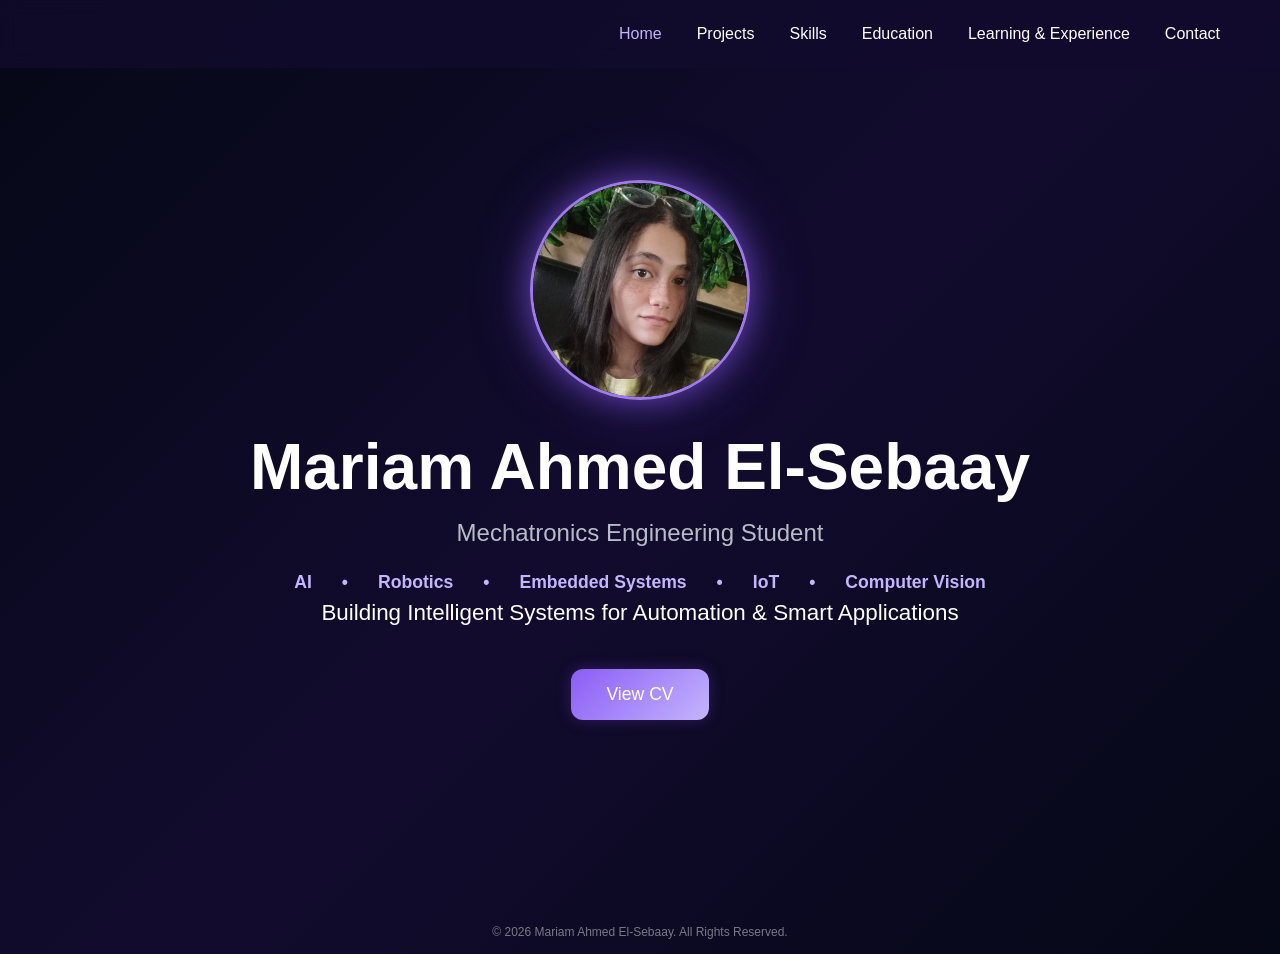
<file: index.html>
<!DOCTYPE html>
<html lang="en">

<head>
    <meta charset="UTF-8">
    <meta name="viewport" content="width=device-width, initial-scale=1.0">
    <title>Mariam Ahmed</title>

    <link rel="stylesheet" href="style.css">
</head>

<body>
    <nav class="navbar">

        <div class="menu-toggle">
            ☰
        </div>

        <ul class="nav-links">

            <li><a class="active" href="index.html">Home</a></li>
            <li><a href="projects.html">Projects</a></li>
            <li><a href="skills.html">Skills</a></li>
            <li><a href="education.html">Education</a></li>
            <li><a href="learning.html">Learning & Experience</a></li>
            <li><a href="contact.html">Contact</a></li>

        </ul>

    </nav>
    <section class="hero" id="home">

        <img src="images/profile.jpg" alt="Mariam Ahmed" class="profile-img">

        <h1>Mariam Ahmed El-Sebaay</h1>

        <h2>Mechatronics Engineering Student</h2>

        <div class="tags">
            <span>AI</span>
            <span>•</span>

            <span>Robotics</span>
            <span>•</span>

            <span>Embedded Systems</span>
            <span>•</span>

            <span>IoT</span>
            <span>•</span>

            <span>Computer Vision</span>
        </div>
        <p>
            Building Intelligent Systems
            for Automation & Smart Applications
        </p>

        <a href="Mariam-Ahmed-CV.pdf" target="_blank" class="btn">
            View CV
        </a>

    </section>

    <script src="script.js"></script>

    <footer>
        <p>© 2026 Mariam Ahmed El-Sebaay. All Rights Reserved.</p>
    </footer>

</body>

</html>
</file>
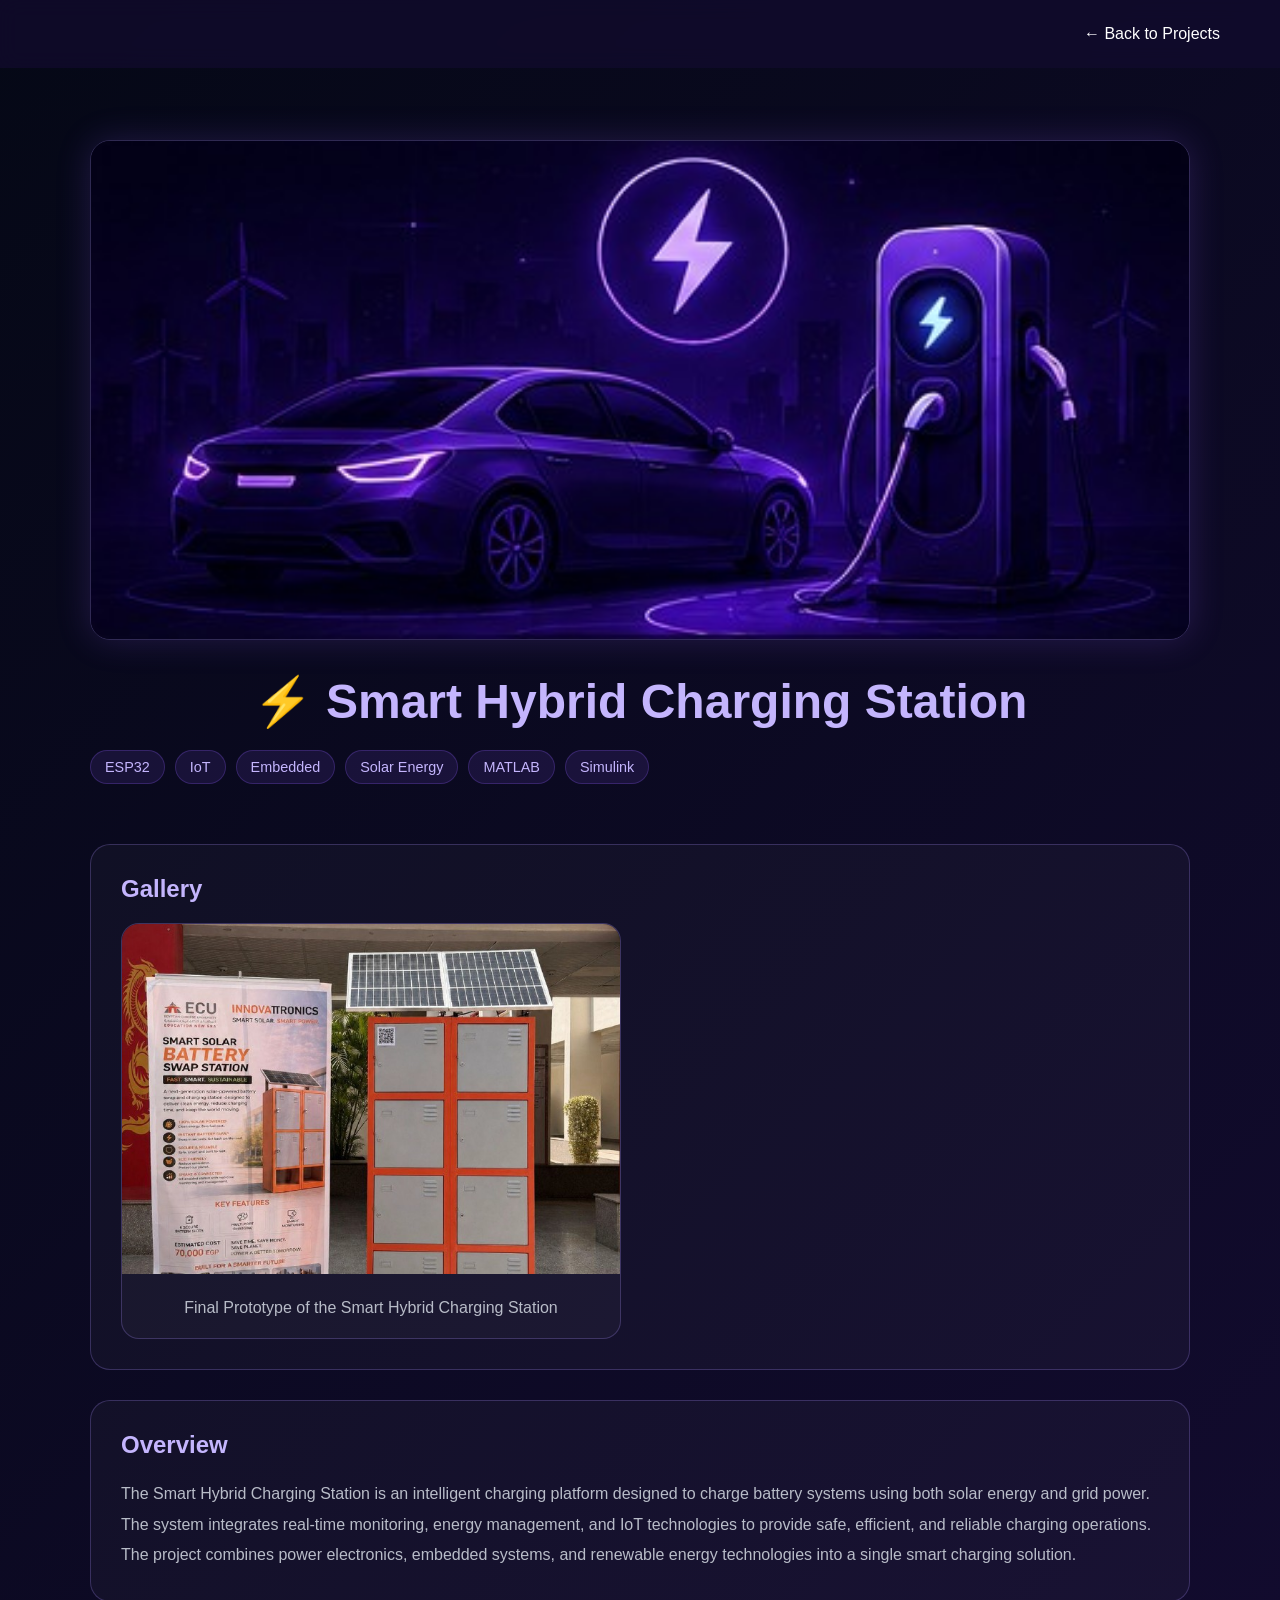
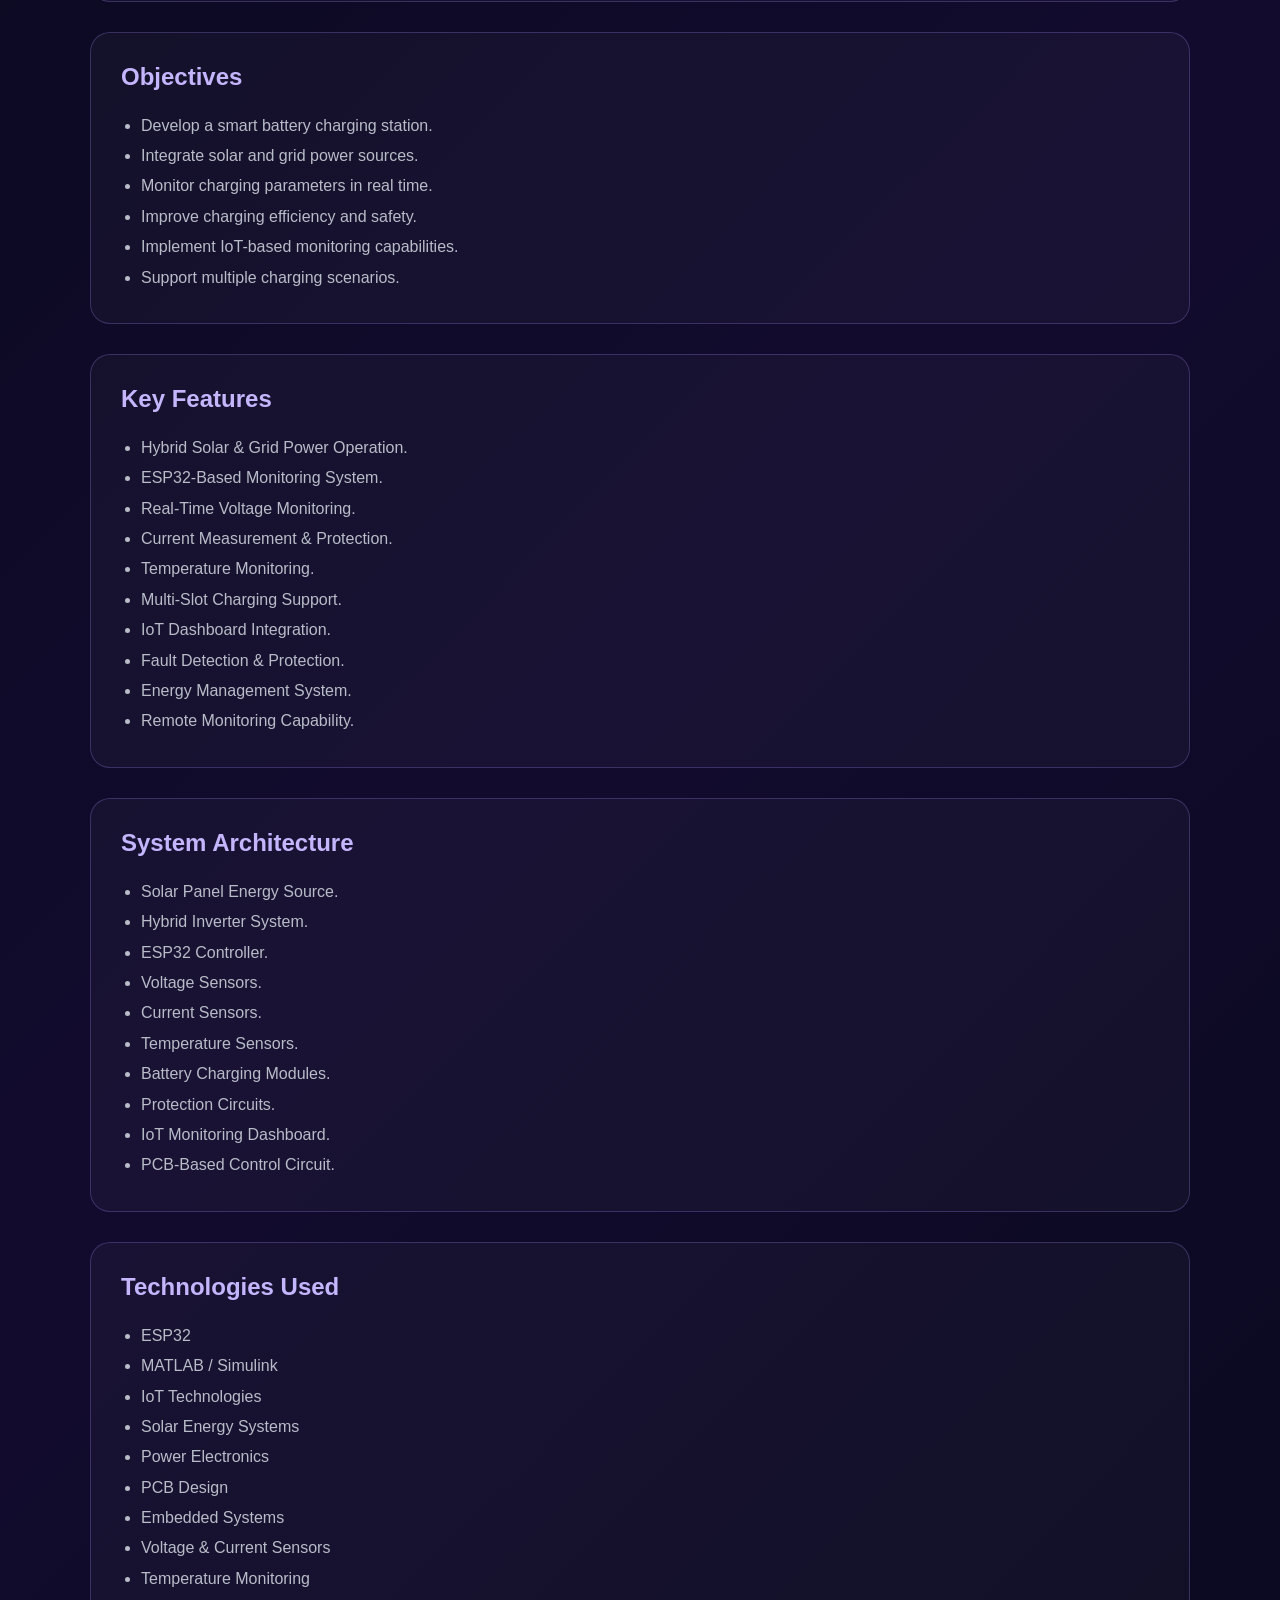
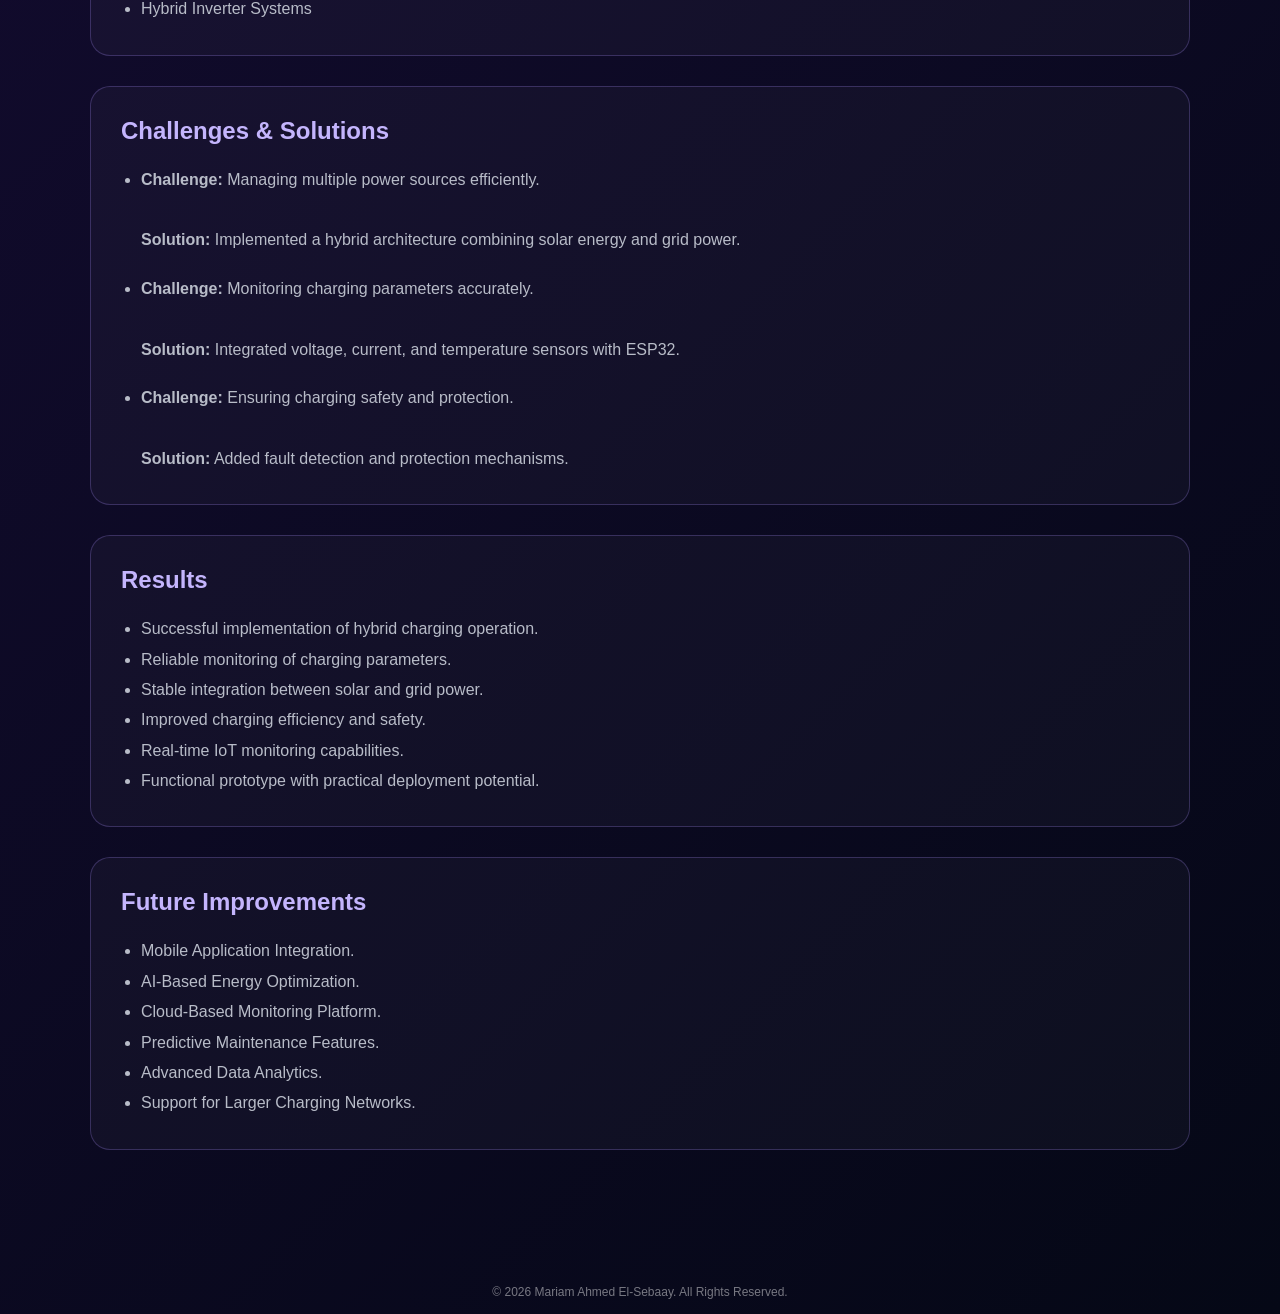
<file: charging-station.html>
<!DOCTYPE html>
<html lang="en">

<head>

    <meta charset="UTF-8">

    <meta name="viewport" content="width=device-width, initial-scale=1.0">

    <title>Smart Hybrid Charging Station</title>

    <link rel="stylesheet" href="style.css">

</head>

<body>

    <nav class="navbar">

        <div class="menu-toggle">
            ☰
        </div>

        <ul class="nav-links">

            <li>
                <a href="projects.html">
                    ← Back to Projects
                </a>
            </li>

        </ul>

    </nav>

    <section class="project-details">

        <!-- Hero -->

        <div class="project-hero">

            <img src="images/charging-station.jpg" alt="Smart Hybrid Charging Station">

            <h1>
                ⚡ Smart Hybrid Charging Station
            </h1>

            <div class="project-tags">

                <span>ESP32</span>
                <span>IoT</span>
                <span>Embedded</span>
                <span>Solar Energy</span>
                <span>MATLAB</span>
                <span>Simulink</span>

            </div>

        </div>

        <!-- Gallery -->

        <div class="project-section">

            <h2>Gallery</h2>

            <div class="gallery-card ev-gallery">

                <img src="images/station-prototype.jpg" alt="Smart Hybrid Charging Station">

                <p>
                    Final Prototype of the Smart Hybrid Charging Station
                </p>

            </div>

        </div>

        <!-- Overview -->

        <div class="project-section">

            <h2>Overview</h2>

            <p>

                The Smart Hybrid Charging Station is an intelligent charging
                platform designed to charge battery systems using both solar
                energy and grid power. The system integrates real-time
                monitoring, energy management, and IoT technologies to
                provide safe, efficient, and reliable charging operations.

                The project combines power electronics, embedded systems,
                and renewable energy technologies into a single smart
                charging solution.

            </p>

        </div>

        <!-- Objectives -->

        <div class="project-section">

            <h2>Objectives</h2>

            <ul>

                <li>Develop a smart battery charging station.</li>

                <li>Integrate solar and grid power sources.</li>

                <li>Monitor charging parameters in real time.</li>

                <li>Improve charging efficiency and safety.</li>

                <li>Implement IoT-based monitoring capabilities.</li>

                <li>Support multiple charging scenarios.</li>

            </ul>

        </div>

        <!-- Features -->

        <div class="project-section">

            <h2>Key Features</h2>

            <ul>

                <li>Hybrid Solar & Grid Power Operation.</li>

                <li>ESP32-Based Monitoring System.</li>

                <li>Real-Time Voltage Monitoring.</li>

                <li>Current Measurement & Protection.</li>

                <li>Temperature Monitoring.</li>

                <li>Multi-Slot Charging Support.</li>

                <li>IoT Dashboard Integration.</li>

                <li>Fault Detection & Protection.</li>

                <li>Energy Management System.</li>

                <li>Remote Monitoring Capability.</li>

            </ul>

        </div>

        <!-- Architecture -->

        <div class="project-section">

            <h2>System Architecture</h2>

            <ul>

                <li>Solar Panel Energy Source.</li>

                <li>Hybrid Inverter System.</li>

                <li>ESP32 Controller.</li>

                <li>Voltage Sensors.</li>

                <li>Current Sensors.</li>

                <li>Temperature Sensors.</li>

                <li>Battery Charging Modules.</li>

                <li>Protection Circuits.</li>

                <li>IoT Monitoring Dashboard.</li>

                <li>PCB-Based Control Circuit.</li>

            </ul>

        </div>

        <!-- Technologies -->

        <div class="project-section">

            <h2>Technologies Used</h2>

            <ul>

                <li>ESP32</li>

                <li>MATLAB / Simulink</li>

                <li>IoT Technologies</li>

                <li>Solar Energy Systems</li>

                <li>Power Electronics</li>

                <li>PCB Design</li>

                <li>Embedded Systems</li>

                <li>Voltage & Current Sensors</li>

                <li>Temperature Monitoring</li>

                <li>Hybrid Inverter Systems</li>

            </ul>

        </div>

        <!-- Challenges -->

        <div class="project-section">

            <h2>Challenges & Solutions</h2>

            <ul>

                <li>

                    <strong>Challenge:</strong>
                    Managing multiple power sources efficiently.

                    <br><br>

                    <strong>Solution:</strong>
                    Implemented a hybrid architecture combining
                    solar energy and grid power.

                </li>

                <br>

                <li>

                    <strong>Challenge:</strong>
                    Monitoring charging parameters accurately.

                    <br><br>

                    <strong>Solution:</strong>
                    Integrated voltage, current, and temperature
                    sensors with ESP32.

                </li>

                <br>

                <li>

                    <strong>Challenge:</strong>
                    Ensuring charging safety and protection.

                    <br><br>

                    <strong>Solution:</strong>
                    Added fault detection and protection mechanisms.

                </li>

            </ul>

        </div>

        <!-- Results -->

        <div class="project-section">

            <h2>Results</h2>

            <ul>

                <li>Successful implementation of hybrid charging operation.</li>

                <li>Reliable monitoring of charging parameters.</li>

                <li>Stable integration between solar and grid power.</li>

                <li>Improved charging efficiency and safety.</li>

                <li>Real-time IoT monitoring capabilities.</li>

                <li>Functional prototype with practical deployment potential.</li>

            </ul>

        </div>

        <!-- Future Work -->

        <div class="project-section">

            <h2>Future Improvements</h2>

            <ul>

                <li>Mobile Application Integration.</li>

                <li>AI-Based Energy Optimization.</li>

                <li>Cloud-Based Monitoring Platform.</li>

                <li>Predictive Maintenance Features.</li>

                <li>Advanced Data Analytics.</li>

                <li>Support for Larger Charging Networks.</li>

            </ul>

        </div>

    </section>

    <script src="script.js"></script>
    <footer>
        <p>© 2026 Mariam Ahmed El-Sebaay. All Rights Reserved.</p>
    </footer>

</body>

</html>
</file>
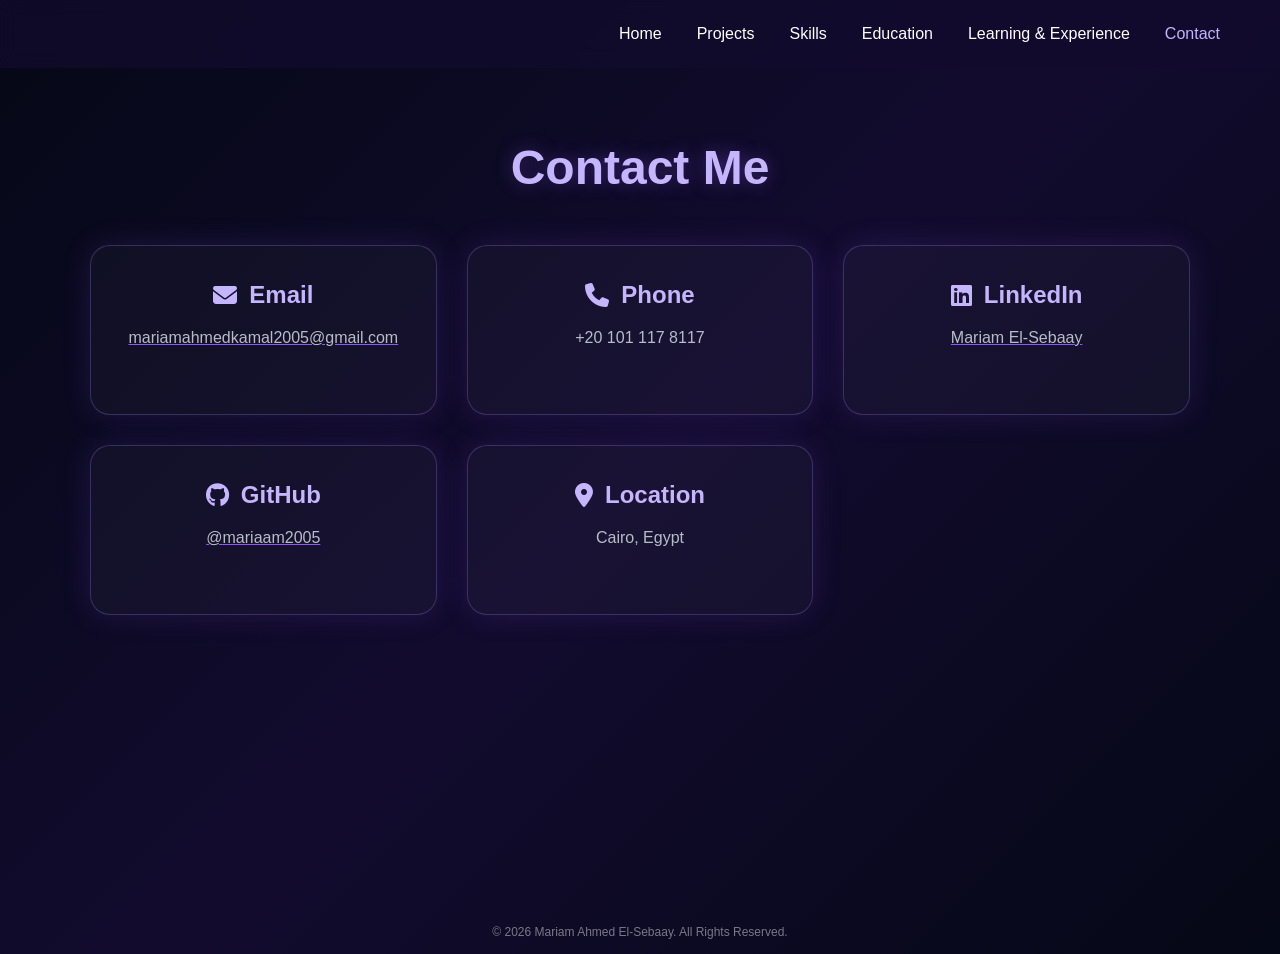
<file: contact.html>
<!DOCTYPE html>
<html lang="en">

<head>

    <meta charset="UTF-8">

    <meta name="viewport" content="width=device-width, initial-scale=1.0">

    <title>Contact</title>

    <link rel="stylesheet" href="style.css">

    <link rel="stylesheet" href="https://cdnjs.cloudflare.com/ajax/libs/font-awesome/6.5.1/css/all.min.css">

</head>

<body>

    <nav class="navbar">

        <div class="menu-toggle">
            ☰
        </div>

        <ul class="nav-links">

            <li><a href="index.html">Home</a></li>
            <li><a href="projects.html">Projects</a></li>
            <li><a href="skills.html">Skills</a></li>
            <li><a href="education.html">Education</a></li>
            <li><a href="learning.html">Learning & Experience</a></li>
            <li><a class="active" href="contact.html">Contact</a></li>

        </ul>

    </nav>

    <section class="contact-page">

        <h1>Contact Me</h1>

        <div class="contact-grid">

            <!-- Email -->

            <div class="contact-card">

                <div class="contact-title">

                    <i class="fa-solid fa-envelope"></i>

                    <h2>Email</h2>

                </div>

                <a href="mailto:mariamahmedkamal2005@gmail.com">
                    <p>mariamahmedkamal2005@gmail.com</p>
                </a>

            </div>

            <!-- Phone -->

            <div class="contact-card">

                <div class="contact-title">

                    <i class="fa-solid fa-phone"></i>

                    <h2>Phone</h2>

                </div>

                <p>+20 101 117 8117</p>

            </div>

            <!-- LinkedIn -->

            <div class="contact-card">


                <div class="contact-title">

                    <i class="fa-brands fa-linkedin"></i>

                    <h2>LinkedIn</h2>

                </div>

                <a href="https://www.linkedin.com/in/mariam-el-sebaay-585283347/" target="_blank">

                    <p>Mariam El-Sebaay</p>

                </a>

            </div>

            <!-- GitHub -->

            <div class="contact-card github-card">

                <div class="contact-title">

                    <i class="fa-brands fa-github"></i>

                    <h2>GitHub</h2>

                </div>

                <a href="https://github.com/mariaam2005" target="_blank">

                    <p>@mariaam2005</p>

                </a>

            </div>

            <!-- Location -->

            <div class="contact-card location-card">

                <div class="contact-title">

                    <i class="fa-solid fa-location-dot"></i>

                    <h2>Location</h2>

                </div>

                <p>Cairo, Egypt</p>

            </div>

        </div>

    </section>

    <script src="script.js"></script>

    <footer>
        <p>© 2026 Mariam Ahmed El-Sebaay. All Rights Reserved.</p>
    </footer>

</body>

</html>
</file>
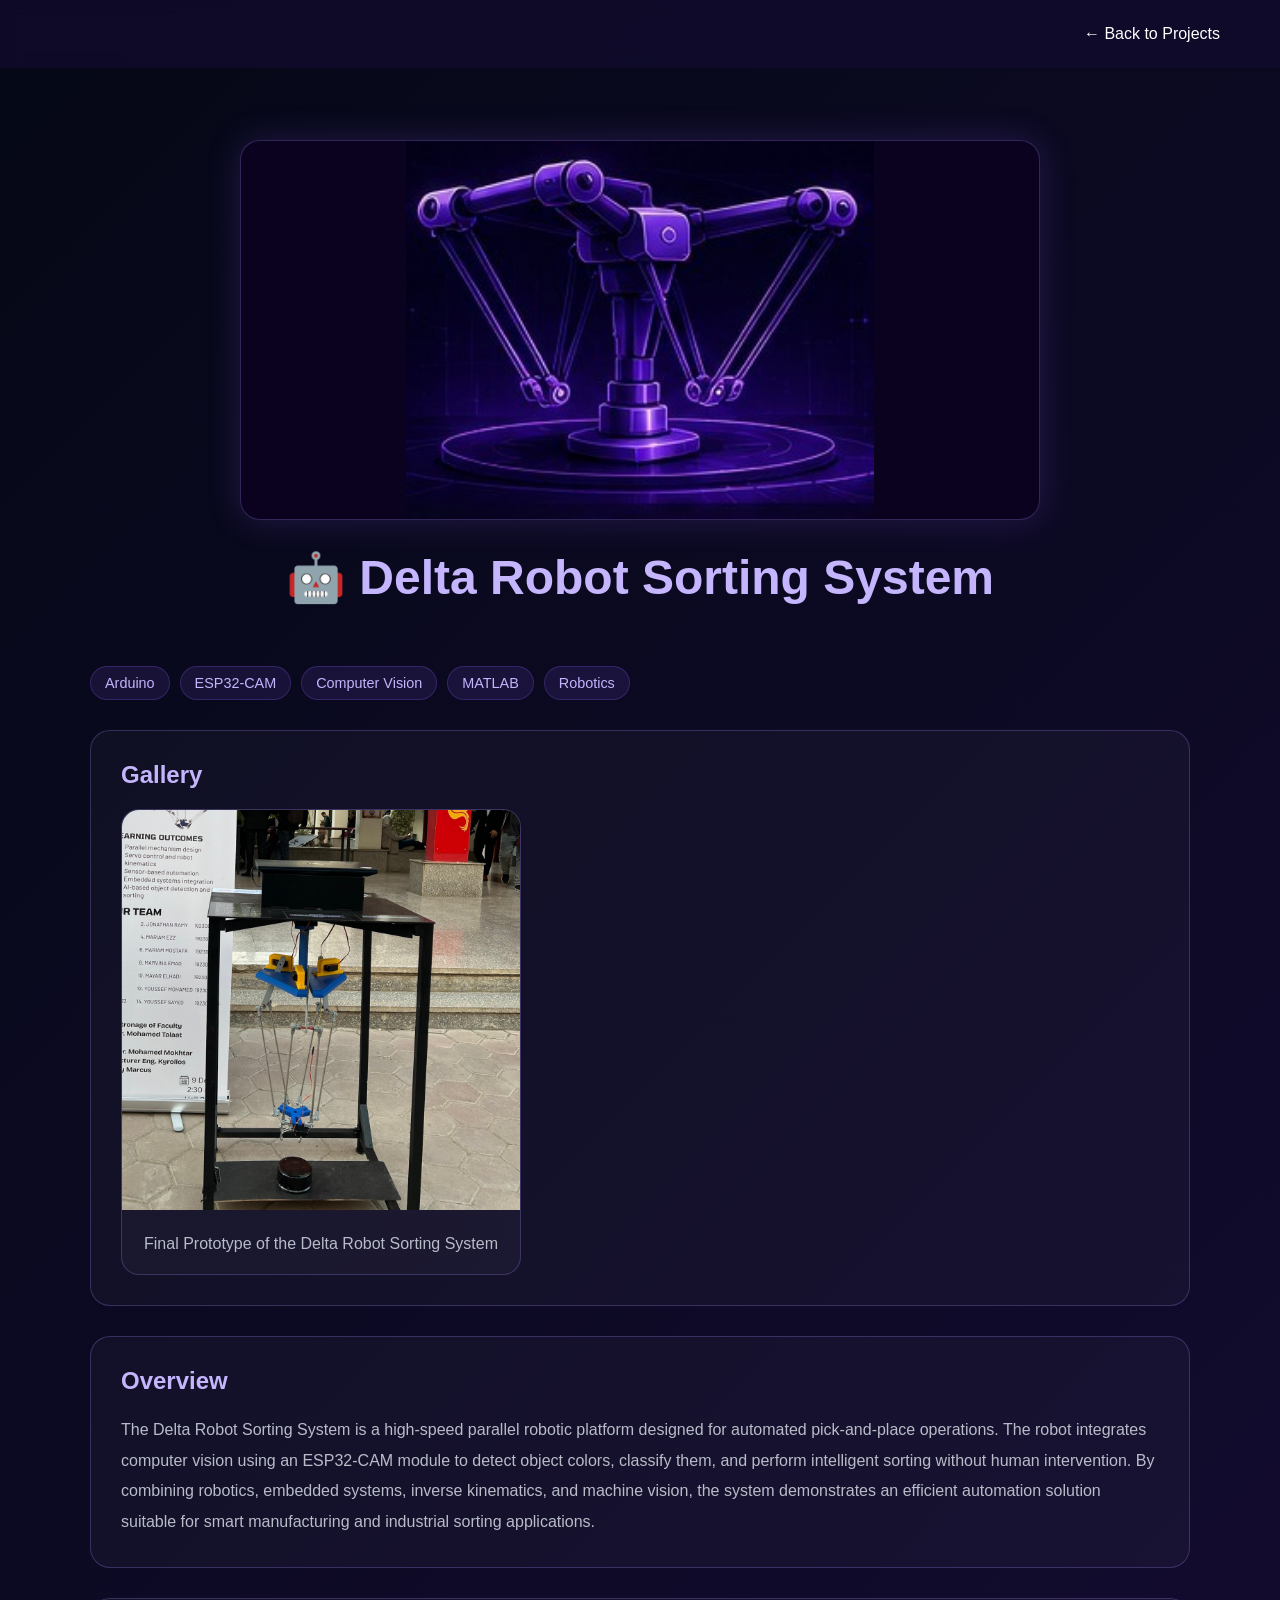
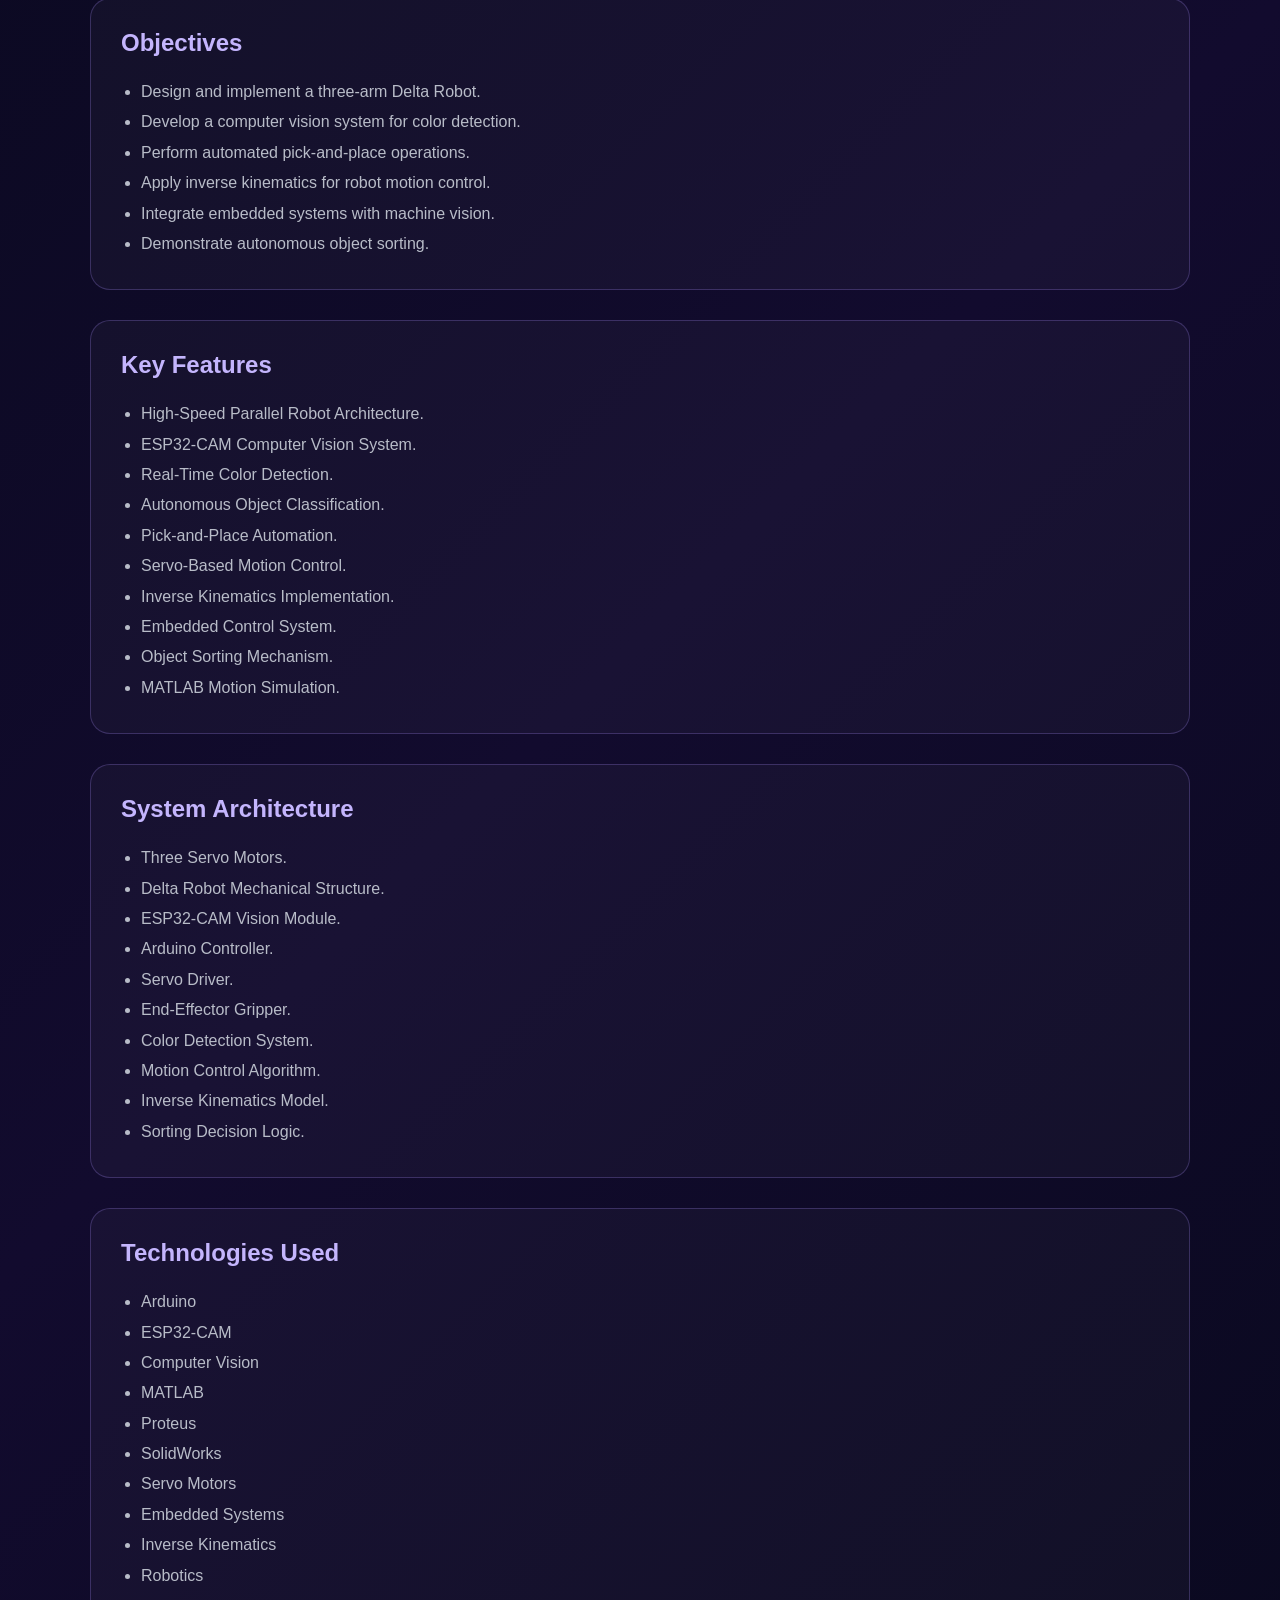
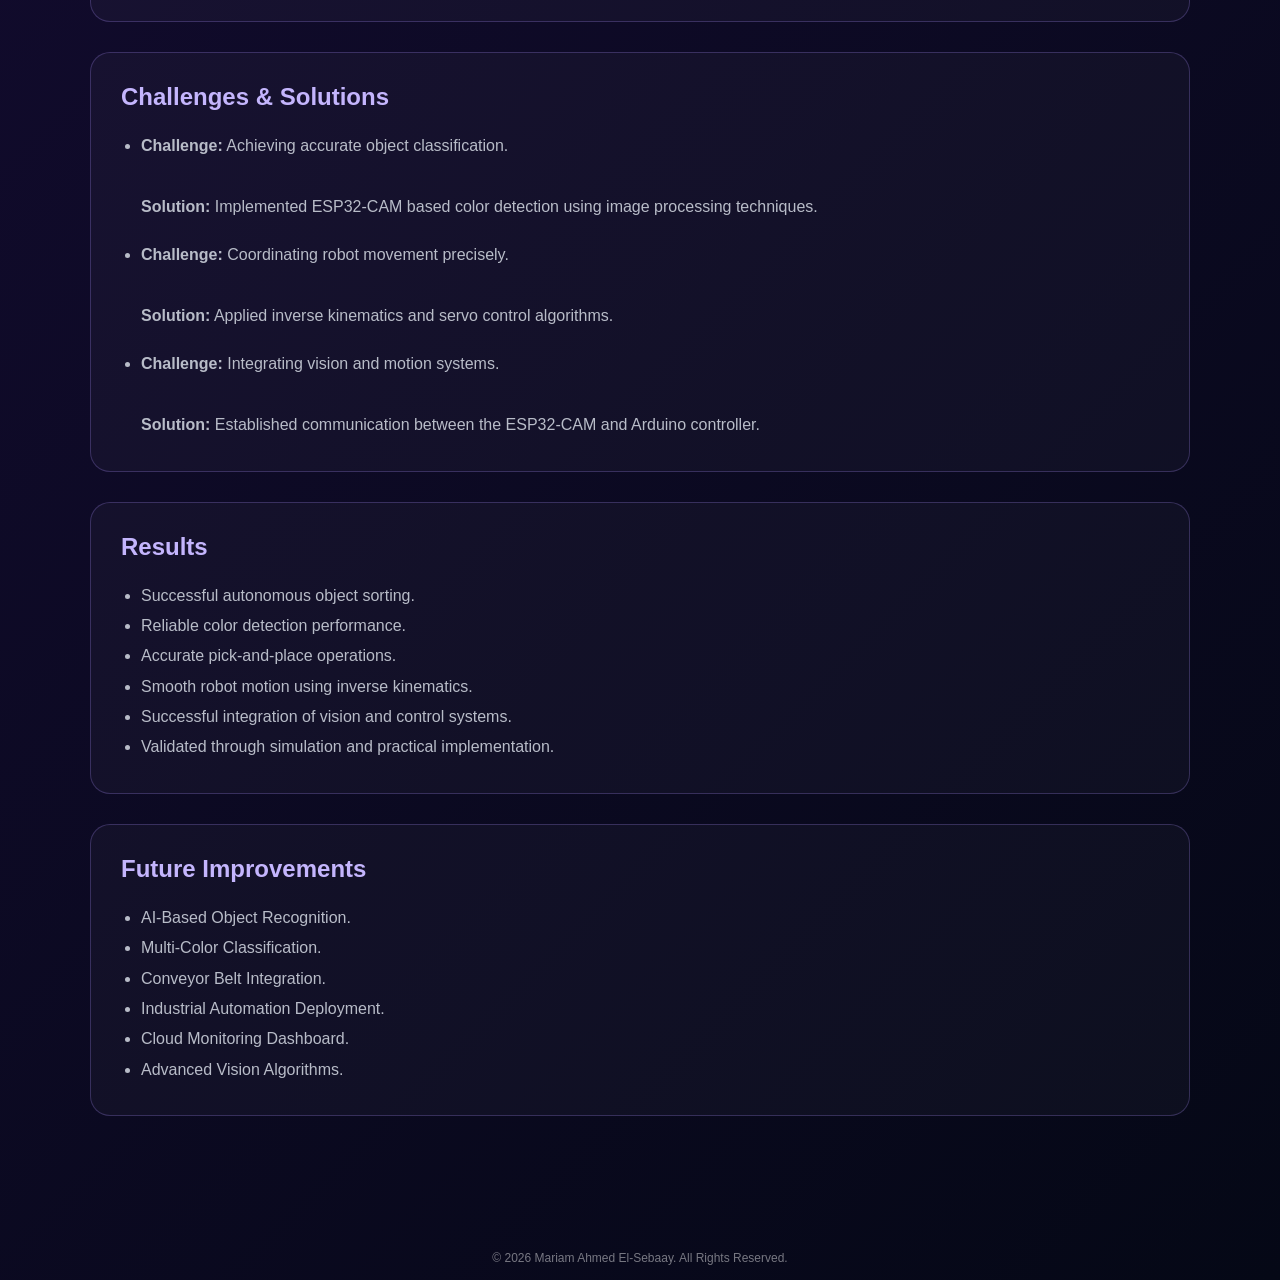
<file: delta-robot.html>
<!DOCTYPE html>
<html lang="en">

<head>

    <meta charset="UTF-8">

    <meta name="viewport" content="width=device-width, initial-scale=1.0">

    <title>Delta Robot Sorting System</title>

    <link rel="stylesheet" href="style.css">

</head>

<body>

    <nav class="navbar">

        <div class="menu-toggle">
            ☰
        </div>

        <ul class="nav-links">

            <li>
                <a href="projects.html">
                    ← Back to Projects
                </a>
            </li>

        </ul>

    </nav>

    <section class="project-details">

        <!-- Hero -->

        <div class="project-hero">

            <img class="delta-hero" src="images/delta-robot.jpg" alt="Delta Robot Sorting System">

            <h1>
                🤖 Delta Robot Sorting System
            </h1>

        </div>

        <div class="project-tags">

            <span>Arduino</span>
            <span>ESP32-CAM</span>
            <span>Computer Vision</span>
            <span>MATLAB</span>
            <span>Robotics</span>

        </div>

        </div>

        <!-- Gallery -->

        <div class="project-section">

            <h2>Gallery</h2>

            <div class="delta-gallery">

                <div class="gallery-card">

                    <img src="images/delta-prototype.jpg" alt="Delta Robot Prototype">

                    <p>
                        Final Prototype of the Delta Robot Sorting System
                    </p>

                </div>

            </div>

        </div>

        <!-- Overview -->

        <div class="project-section">

            <h2>Overview</h2>

            <p>

                The Delta Robot Sorting System is a high-speed
                parallel robotic platform designed for automated
                pick-and-place operations. The robot integrates
                computer vision using an ESP32-CAM module to
                detect object colors, classify them, and perform
                intelligent sorting without human intervention.

                By combining robotics, embedded systems,
                inverse kinematics, and machine vision, the
                system demonstrates an efficient automation
                solution suitable for smart manufacturing and
                industrial sorting applications.

            </p>

        </div>

        <!-- Objectives -->

        <div class="project-section">

            <h2>Objectives</h2>

            <ul>

                <li>Design and implement a three-arm Delta Robot.</li>

                <li>Develop a computer vision system for color detection.</li>

                <li>Perform automated pick-and-place operations.</li>

                <li>Apply inverse kinematics for robot motion control.</li>

                <li>Integrate embedded systems with machine vision.</li>

                <li>Demonstrate autonomous object sorting.</li>

            </ul>

        </div>

        <!-- Features -->

        <div class="project-section">

            <h2>Key Features</h2>

            <ul>

                <li>High-Speed Parallel Robot Architecture.</li>

                <li>ESP32-CAM Computer Vision System.</li>

                <li>Real-Time Color Detection.</li>

                <li>Autonomous Object Classification.</li>

                <li>Pick-and-Place Automation.</li>

                <li>Servo-Based Motion Control.</li>

                <li>Inverse Kinematics Implementation.</li>

                <li>Embedded Control System.</li>

                <li>Object Sorting Mechanism.</li>

                <li>MATLAB Motion Simulation.</li>

            </ul>

        </div>

        <!-- Architecture -->

        <div class="project-section">

            <h2>System Architecture</h2>

            <ul>

                <li>Three Servo Motors.</li>

                <li>Delta Robot Mechanical Structure.</li>

                <li>ESP32-CAM Vision Module.</li>

                <li>Arduino Controller.</li>

                <li>Servo Driver.</li>

                <li>End-Effector Gripper.</li>

                <li>Color Detection System.</li>

                <li>Motion Control Algorithm.</li>

                <li>Inverse Kinematics Model.</li>

                <li>Sorting Decision Logic.</li>

            </ul>

        </div>

        <!-- Technologies -->

        <div class="project-section">

            <h2>Technologies Used</h2>

            <ul>

                <li>Arduino</li>

                <li>ESP32-CAM</li>

                <li>Computer Vision</li>

                <li>MATLAB</li>

                <li>Proteus</li>

                <li>SolidWorks</li>

                <li>Servo Motors</li>

                <li>Embedded Systems</li>

                <li>Inverse Kinematics</li>

                <li>Robotics</li>

            </ul>

        </div>

        <!-- Challenges -->

        <div class="project-section">

            <h2>Challenges & Solutions</h2>

            <ul>

                <li>

                    <strong>Challenge:</strong>
                    Achieving accurate object classification.

                    <br><br>

                    <strong>Solution:</strong>
                    Implemented ESP32-CAM based color detection
                    using image processing techniques.

                </li>

                <br>

                <li>

                    <strong>Challenge:</strong>
                    Coordinating robot movement precisely.

                    <br><br>

                    <strong>Solution:</strong>
                    Applied inverse kinematics and servo control
                    algorithms.

                </li>

                <br>

                <li>

                    <strong>Challenge:</strong>
                    Integrating vision and motion systems.

                    <br><br>

                    <strong>Solution:</strong>
                    Established communication between the
                    ESP32-CAM and Arduino controller.

                </li>

            </ul>

        </div>

        <!-- Results -->

        <div class="project-section">

            <h2>Results</h2>

            <ul>

                <li>Successful autonomous object sorting.</li>

                <li>Reliable color detection performance.</li>

                <li>Accurate pick-and-place operations.</li>

                <li>Smooth robot motion using inverse kinematics.</li>

                <li>Successful integration of vision and control systems.</li>

                <li>Validated through simulation and practical implementation.</li>

            </ul>

        </div>

        <!-- Future Work -->

        <div class="project-section">

            <h2>Future Improvements</h2>

            <ul>

                <li>AI-Based Object Recognition.</li>

                <li>Multi-Color Classification.</li>

                <li>Conveyor Belt Integration.</li>

                <li>Industrial Automation Deployment.</li>

                <li>Cloud Monitoring Dashboard.</li>

                <li>Advanced Vision Algorithms.</li>

            </ul>

        </div>

    </section>

    <script src="script.js"></script>

    <footer>
        <p>© 2026 Mariam Ahmed El-Sebaay. All Rights Reserved.</p>
    </footer>

</body>

</html>
</file>
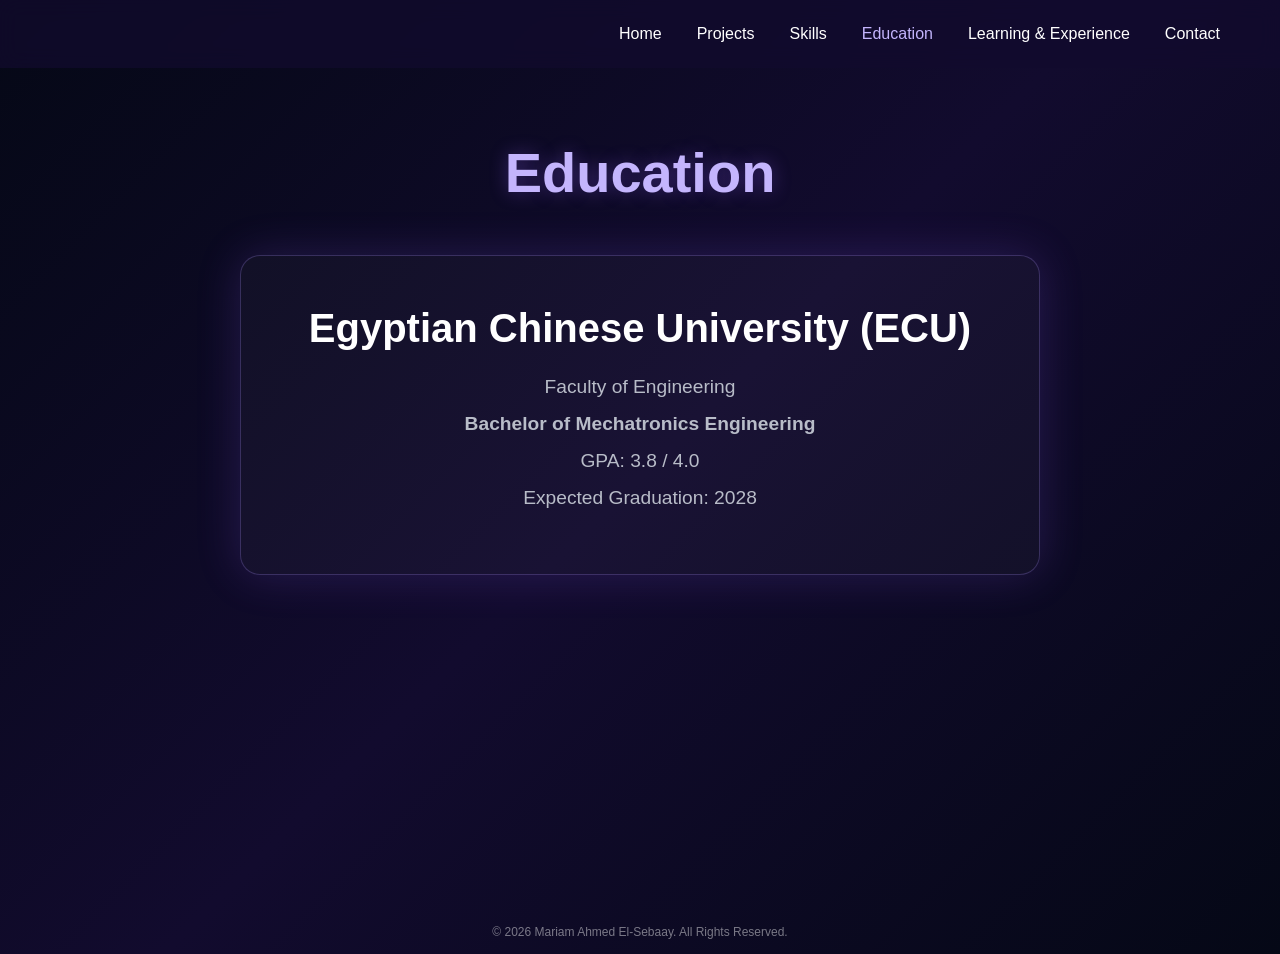
<file: education.html>
<!DOCTYPE html>
<html lang="en">

<head>
    <meta charset="UTF-8">
    <meta name="viewport" content="width=device-width, initial-scale=1.0">
    <title>Education</title>

    <link rel="stylesheet" href="style.css">
</head>

<body>

    <nav class="navbar">

        <div class="menu-toggle">
            ☰
        </div>

        <ul class="nav-links">

            <li><a href="index.html">Home</a></li>
            <li><a href="projects.html">Projects</a></li>
            <li><a href="skills.html">Skills</a></li>
            <li><a class="active" href="education.html">Education</a></li>
            <li><a href="learning.html">Learning & Experience</a></li>
            <li><a href="contact.html">Contact</a></li>

        </ul>

    </nav>

    <section class="education-page">

        <h1>Education</h1>

        <div class="education-card">

            <h2>Egyptian Chinese University (ECU)</h2>

            <p>Faculty of Engineering</p>

            <p class="degree">
                Bachelor of Mechatronics Engineering
            </p>

            <p>GPA: 3.8 / 4.0</p>

            <p>Expected Graduation: 2028</p>

        </div>

    </section>

    <script src="script.js"></script>

    <footer>
        <p>© 2026 Mariam Ahmed El-Sebaay. All Rights Reserved.</p>
    </footer>

</body>

</html>
</file>
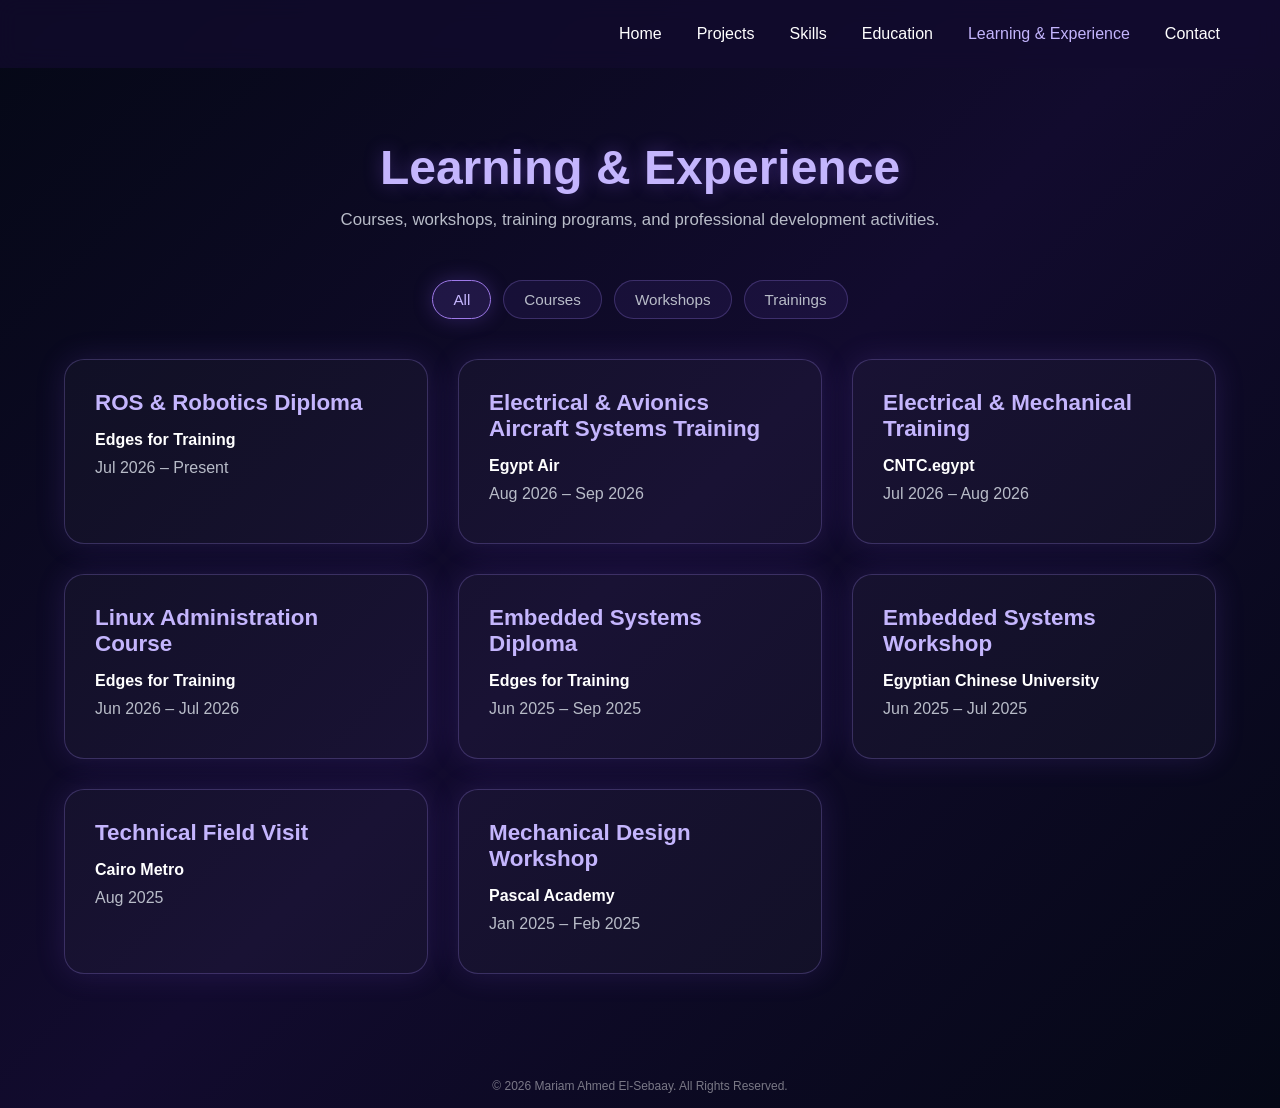
<file: learning.html>
<!DOCTYPE html>
<html lang="en">

<head>

    <meta charset="UTF-8">

    <meta name="viewport" content="width=device-width, initial-scale=1.0">

    <title>Learning & Experience</title>

    <link rel="stylesheet" href="style.css">

</head>

<body>

    <nav class="navbar">

        <div class="menu-toggle">
            ☰
        </div>

        <ul class="nav-links">

            <li><a href="index.html">Home</a></li>
            <li><a href="projects.html">Projects</a></li>
            <li><a href="skills.html">Skills</a></li>
            <li><a href="education.html">Education</a></li>
            <li><a class="active" href="learning.html">Learning & Experience</a></li>
            <li><a href="contact.html">Contact</a></li>

        </ul>

    </nav>

    <section class="learning-page">

        <h1>Learning & Experience</h1>

        <p class="learning-subtitle">
            Courses, workshops, training programs, and professional development activities.
        </p>

        <div class="learning-filters">
            <button class="filter-btn active" data-filter="all">All</button>
            <button class="filter-btn" data-filter="course">Courses</button>
            <button class="filter-btn" data-filter="workshop">Workshops</button>
            <button class="filter-btn" data-filter="training">Trainings</button>
        </div>

        <div class="learning-grid">

            <div class="learning-card" data-category="course">

                <h2>ROS & Robotics Diploma</h2>

                <p class="provider">Edges for Training</p>

                <p>Jul 2026 – Present</p>

            </div>

            <div class="learning-card" data-category="training">

                <h2>Electrical & Avionics Aircraft Systems Training</h2>

                <p class="provider">Egypt Air</p>

                <p>Aug 2026 – Sep 2026</p>

            </div>


            <div class="learning-card" data-category="training">

                <h2>Electrical & Mechanical Training</h2>

                <p class="provider">CNTC.egypt</p>

                <p>Jul 2026 – Aug 2026</p>

            </div>


            <div class="learning-card" data-category="course">

                <h2>Linux Administration Course</h2>

                <p class="provider">Edges for Training</p>

                <p>Jun 2026 – Jul 2026</p>

            </div>


            <div class="learning-card" data-category="course">

                <h2>Embedded Systems Diploma</h2>

                <p class="provider">Edges for Training</p>

                <p>Jun 2025 – Sep 2025</p>

            </div>


            <div class="learning-card" data-category="workshop">

                <h2>Embedded Systems Workshop</h2>

                <p class="provider">Egyptian Chinese University</p>

                <p>Jun 2025 – Jul 2025</p>

            </div>


            <div class="learning-card" data-category="training">

                <h2>Technical Field Visit</h2>

                <p class="provider">Cairo Metro</p>

                <p>Aug 2025</p>

            </div>


            <div class="learning-card" data-category="workshop">

                <h2>Mechanical Design Workshop</h2>

                <p class="provider">Pascal Academy</p>

                <p>Jan 2025 – Feb 2025</p>

            </div>

        </div>

    </section>

    <script src="script.js"></script>

    <footer>
        <p>© 2026 Mariam Ahmed El-Sebaay. All Rights Reserved.</p>
    </footer>

</body>

</html>
</file>
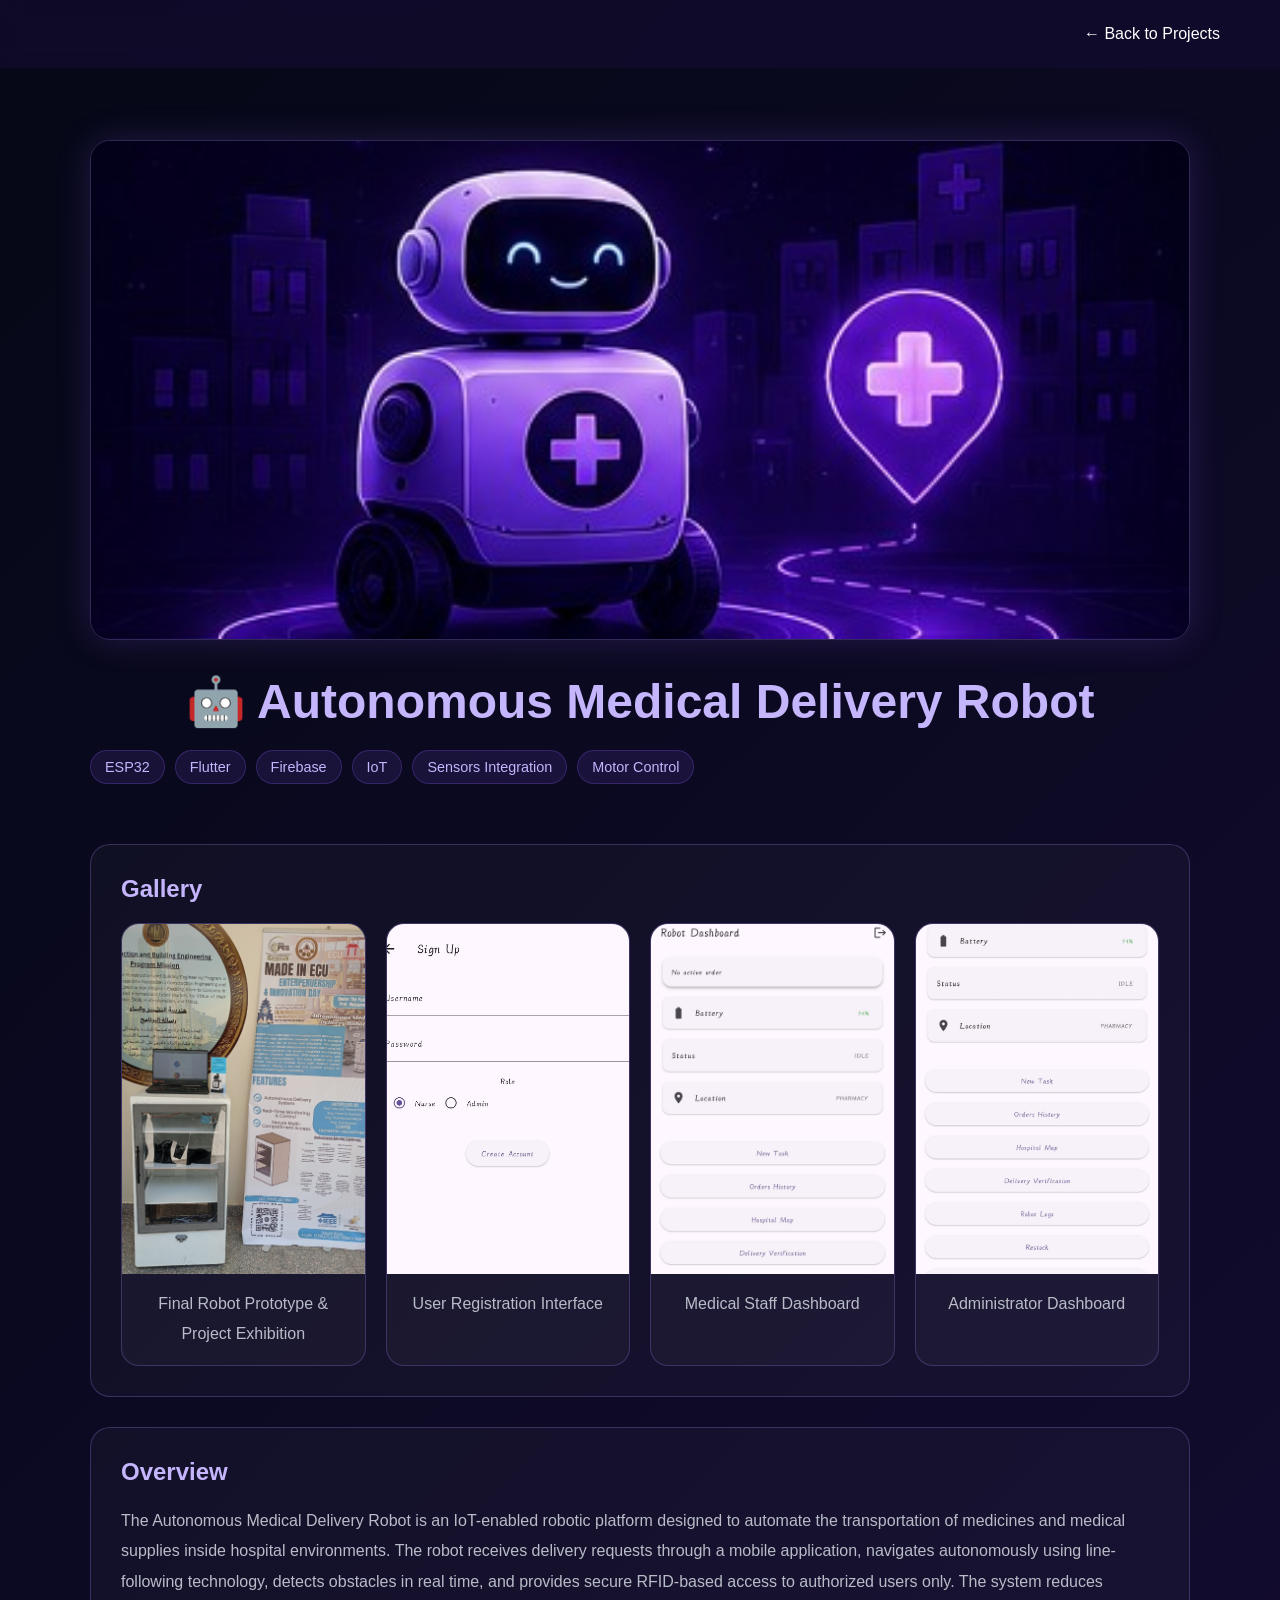
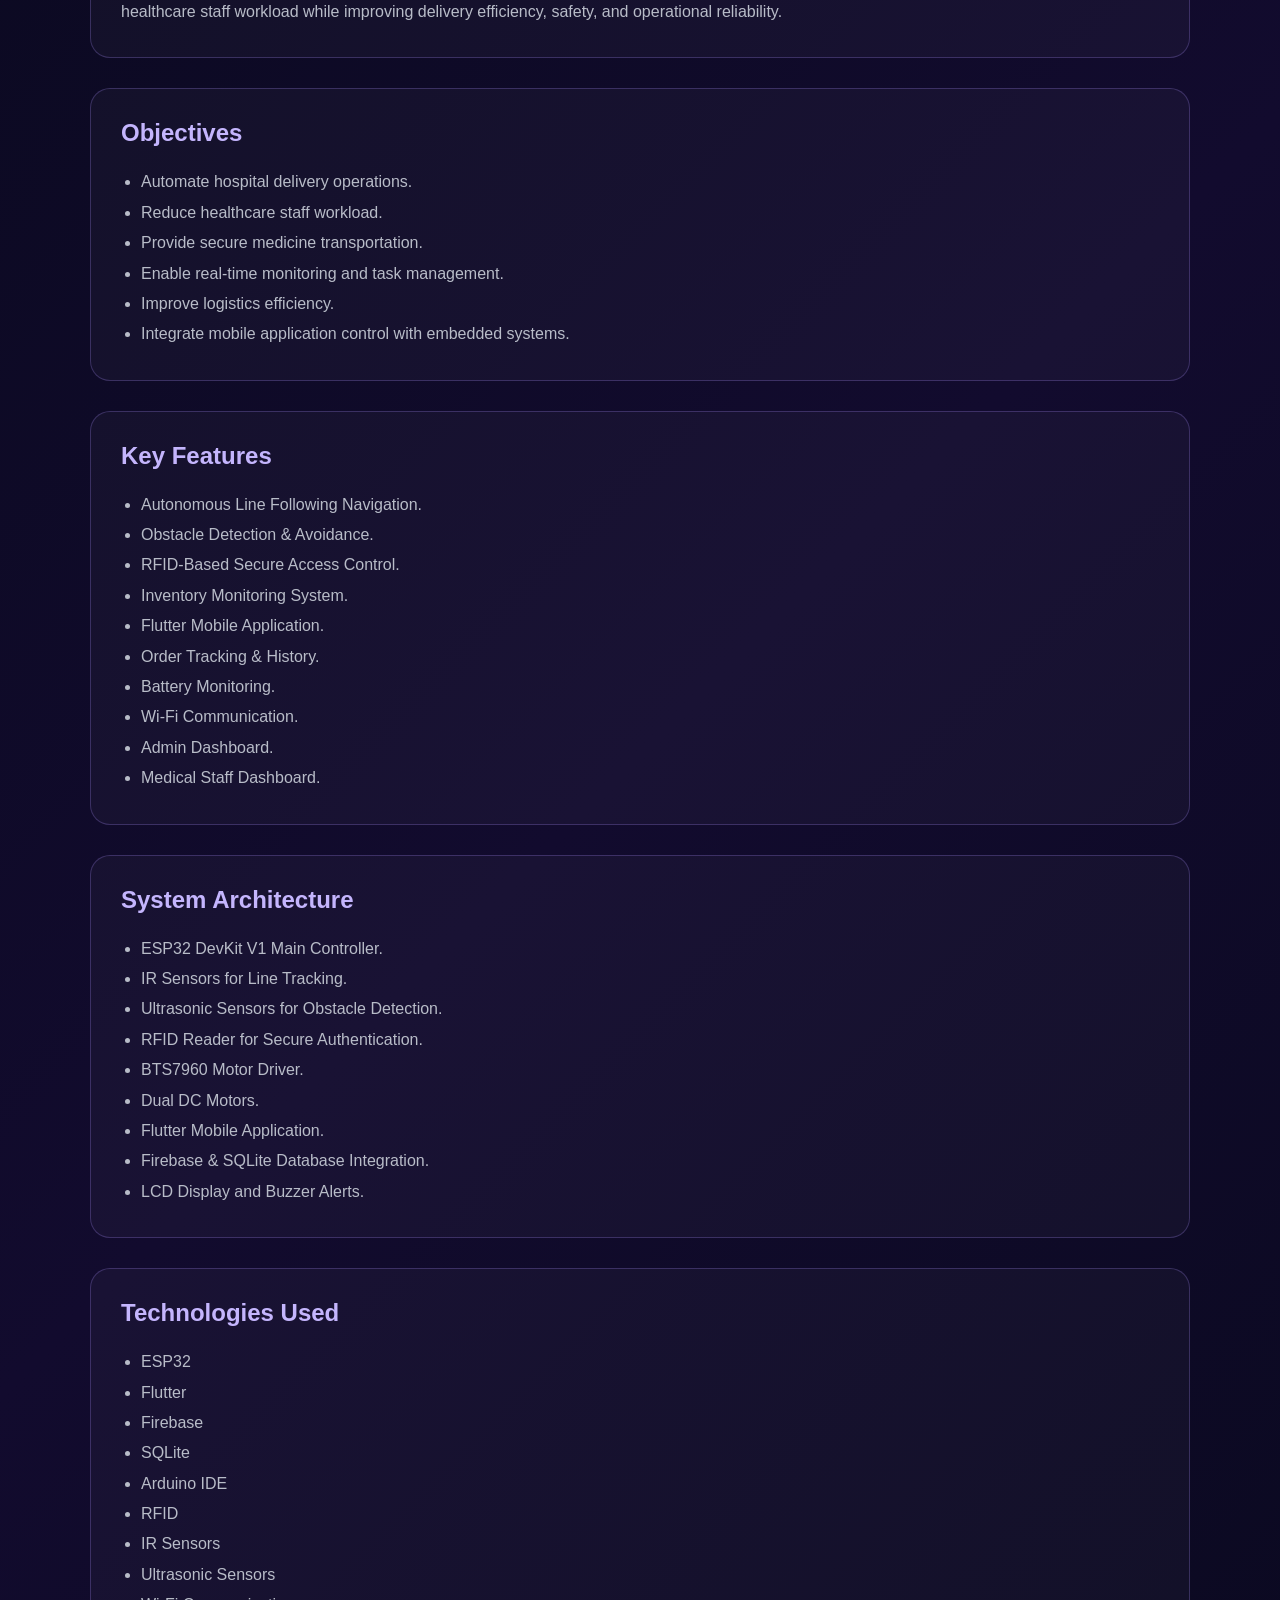
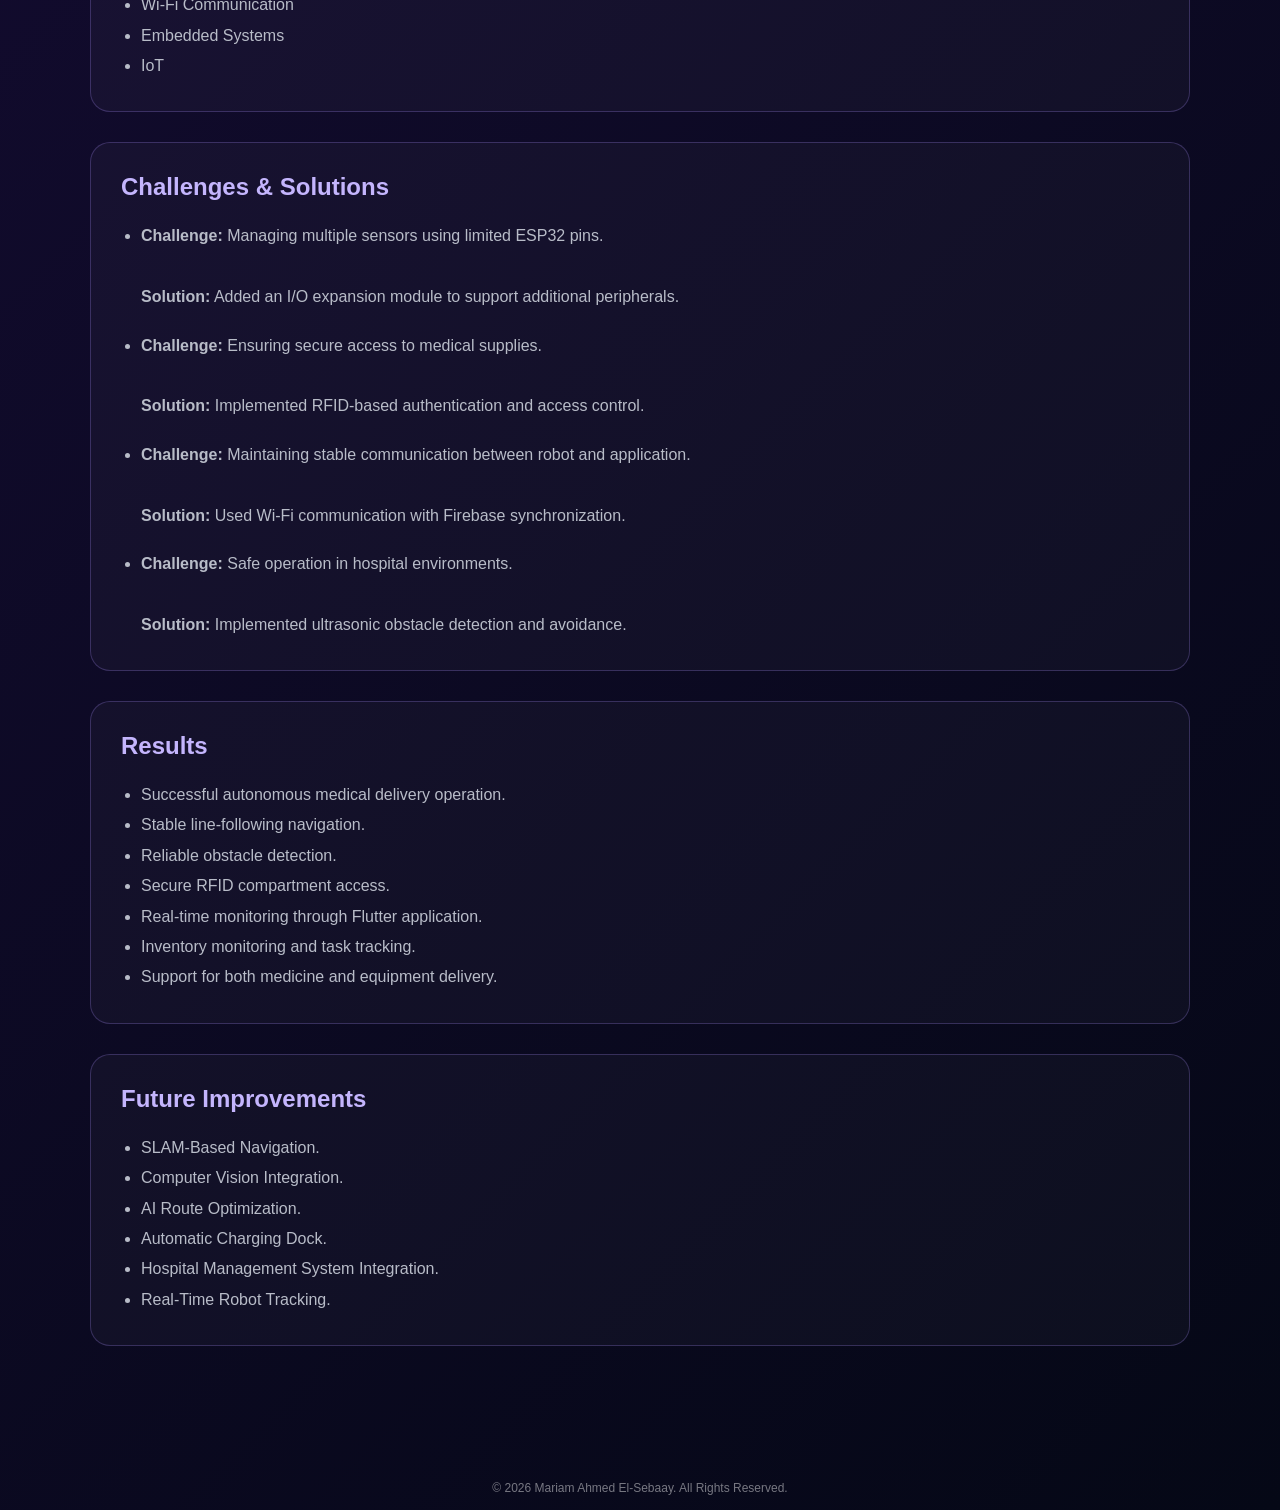
<file: medical-robot.html>
<!DOCTYPE html>
<html lang="en">

<head>

    <meta charset="UTF-8">

    <meta name="viewport" content="width=device-width, initial-scale=1.0">

    <title>Autonomous Medical Delivery Robot</title>

    <link rel="stylesheet" href="style.css">

</head>

<body>

    <nav class="navbar">

        <div class="menu-toggle">
            ☰
        </div>

        <ul class="nav-links">

            <li>
                <a href="projects.html">
                    ← Back to Projects
                </a>
            </li>

        </ul>

    </nav>

    <section class="project-details">

        <!-- Hero -->

        <div class="project-hero">

            <img src="images/medical-robot.jpg" alt="Medical Delivery Robot">

            <h1>
                🤖 Autonomous Medical Delivery Robot
            </h1>

            <div class="project-tags">

                <span>ESP32</span>
                <span>Flutter</span>
                <span>Firebase</span>
                <span>IoT</span>
                <span>Sensors Integration</span>
                <span>Motor Control</span>

            </div>

        </div>

        <!-- Gallery -->

        <div class="project-section">

            <h2>Gallery</h2>

            <div class="medical-gallery">

                <div class="gallery-card project-shot">

                    <img src="images/medical-prototype.jpg" alt="Robot Prototype">

                    <p>Final Robot Prototype & Project Exhibition</p>

                </div>

                <div class="gallery-card mobile-shot">

                    <img src="images/medical-signup-screen.jpg" alt="User Registration">

                    <p>User Registration Interface</p>

                </div>

                <div class="gallery-card mobile-shot">

                    <img src="images/medical-nurse-dashboard.jpg" alt="Medical Staff Dashboard">

                    <p>Medical Staff Dashboard</p>

                </div>

                <div class="gallery-card mobile-shot">

                    <img src="images/medical-admin-dashboard.jpg" alt="Administrator Dashboard">

                    <p>Administrator Dashboard</p>

                </div>

            </div>

        </div>

        <!-- Overview -->

        <div class="project-section">

            <h2>Overview</h2>

            <p>

                The Autonomous Medical Delivery Robot is an IoT-enabled robotic
                platform designed to automate the transportation of medicines
                and medical supplies inside hospital environments.

                The robot receives delivery requests through a mobile
                application, navigates autonomously using line-following
                technology, detects obstacles in real time, and provides
                secure RFID-based access to authorized users only.

                The system reduces healthcare staff workload while improving
                delivery efficiency, safety, and operational reliability.

            </p>

        </div>

        <!-- Objectives -->

        <div class="project-section">

            <h2>Objectives</h2>

            <ul>

                <li>Automate hospital delivery operations.</li>

                <li>Reduce healthcare staff workload.</li>

                <li>Provide secure medicine transportation.</li>

                <li>Enable real-time monitoring and task management.</li>

                <li>Improve logistics efficiency.</li>

                <li>Integrate mobile application control with embedded systems.</li>

            </ul>

        </div>

        <!-- Features -->

        <div class="project-section">

            <h2>Key Features</h2>

            <ul>

                <li>Autonomous Line Following Navigation.</li>

                <li>Obstacle Detection & Avoidance.</li>

                <li>RFID-Based Secure Access Control.</li>

                <li>Inventory Monitoring System.</li>

                <li>Flutter Mobile Application.</li>

                <li>Order Tracking & History.</li>

                <li>Battery Monitoring.</li>

                <li>Wi-Fi Communication.</li>

                <li>Admin Dashboard.</li>

                <li>Medical Staff Dashboard.</li>

            </ul>

        </div>

        <!-- Architecture -->

        <div class="project-section">

            <h2>System Architecture</h2>

            <ul>

                <li>ESP32 DevKit V1 Main Controller.</li>

                <li>IR Sensors for Line Tracking.</li>

                <li>Ultrasonic Sensors for Obstacle Detection.</li>

                <li>RFID Reader for Secure Authentication.</li>

                <li>BTS7960 Motor Driver.</li>

                <li>Dual DC Motors.</li>

                <li>Flutter Mobile Application.</li>

                <li>Firebase & SQLite Database Integration.</li>

                <li>LCD Display and Buzzer Alerts.</li>

            </ul>

        </div>

        <!-- Technologies -->

        <div class="project-section">

            <h2>Technologies Used</h2>

            <ul>

                <li>ESP32</li>

                <li>Flutter</li>

                <li>Firebase</li>

                <li>SQLite</li>

                <li>Arduino IDE</li>

                <li>RFID</li>

                <li>IR Sensors</li>

                <li>Ultrasonic Sensors</li>

                <li>Wi-Fi Communication</li>

                <li>Embedded Systems</li>

                <li>IoT</li>

            </ul>

        </div>

        <!-- Challenges -->

        <div class="project-section">

            <h2>Challenges & Solutions</h2>

            <ul>

                <li>

                    <strong>Challenge:</strong>
                    Managing multiple sensors using limited ESP32 pins.

                    <br><br>

                    <strong>Solution:</strong>
                    Added an I/O expansion module to support additional peripherals.

                </li>

                <br>

                <li>

                    <strong>Challenge:</strong>
                    Ensuring secure access to medical supplies.

                    <br><br>

                    <strong>Solution:</strong>
                    Implemented RFID-based authentication and access control.

                </li>

                <br>

                <li>

                    <strong>Challenge:</strong>
                    Maintaining stable communication between robot and application.

                    <br><br>

                    <strong>Solution:</strong>
                    Used Wi-Fi communication with Firebase synchronization.

                </li>

                <br>

                <li>

                    <strong>Challenge:</strong>
                    Safe operation in hospital environments.

                    <br><br>

                    <strong>Solution:</strong>
                    Implemented ultrasonic obstacle detection and avoidance.

                </li>

            </ul>

        </div>

        <!-- Results -->

        <div class="project-section">

            <h2>Results</h2>

            <ul>

                <li>Successful autonomous medical delivery operation.</li>

                <li>Stable line-following navigation.</li>

                <li>Reliable obstacle detection.</li>

                <li>Secure RFID compartment access.</li>

                <li>Real-time monitoring through Flutter application.</li>

                <li>Inventory monitoring and task tracking.</li>

                <li>Support for both medicine and equipment delivery.</li>

            </ul>

        </div>

        <!-- Future Work -->

        <div class="project-section">

            <h2>Future Improvements</h2>

            <ul>

                <li>SLAM-Based Navigation.</li>

                <li>Computer Vision Integration.</li>

                <li>AI Route Optimization.</li>

                <li>Automatic Charging Dock.</li>

                <li>Hospital Management System Integration.</li>

                <li>Real-Time Robot Tracking.</li>

            </ul>

        </div>

    </section>

    <script src="script.js"></script>

    <footer>
        <p>© 2026 Mariam Ahmed El-Sebaay. All Rights Reserved.</p>
    </footer>

</body>

</html>
</file>
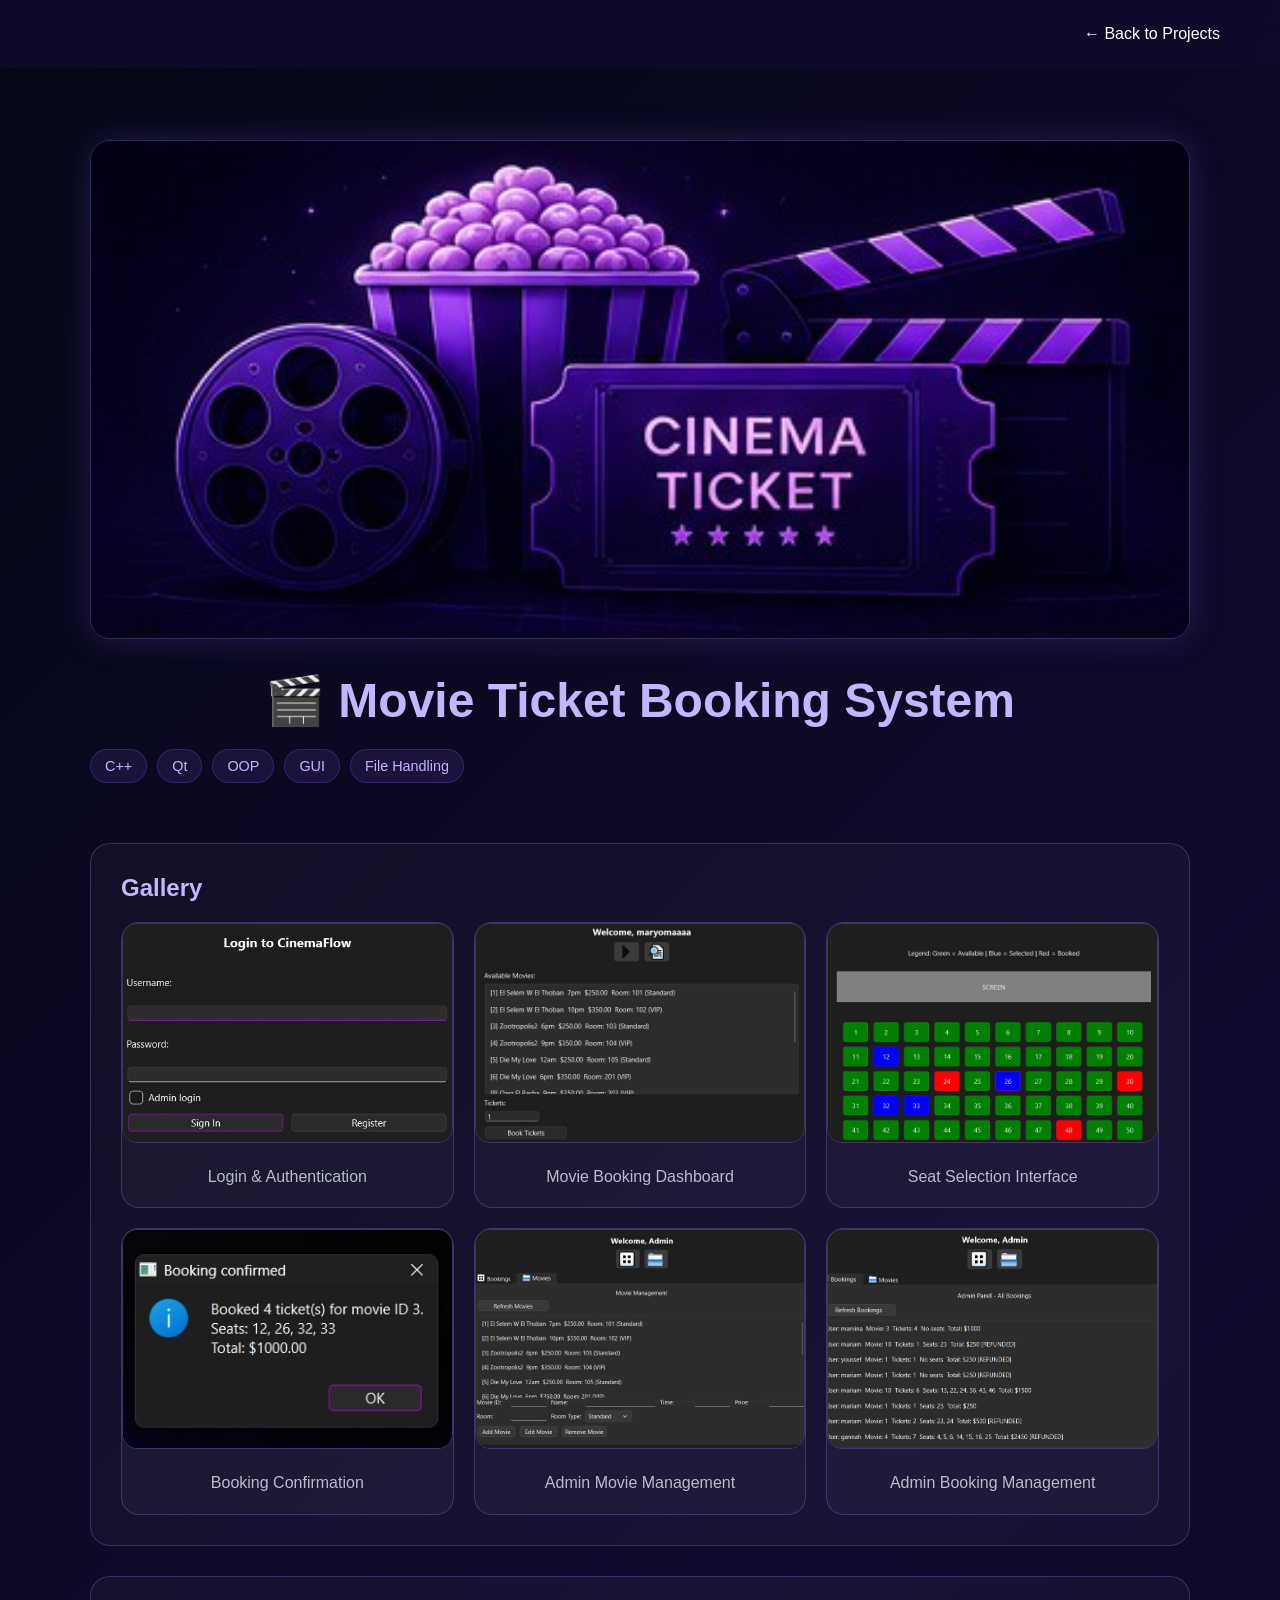
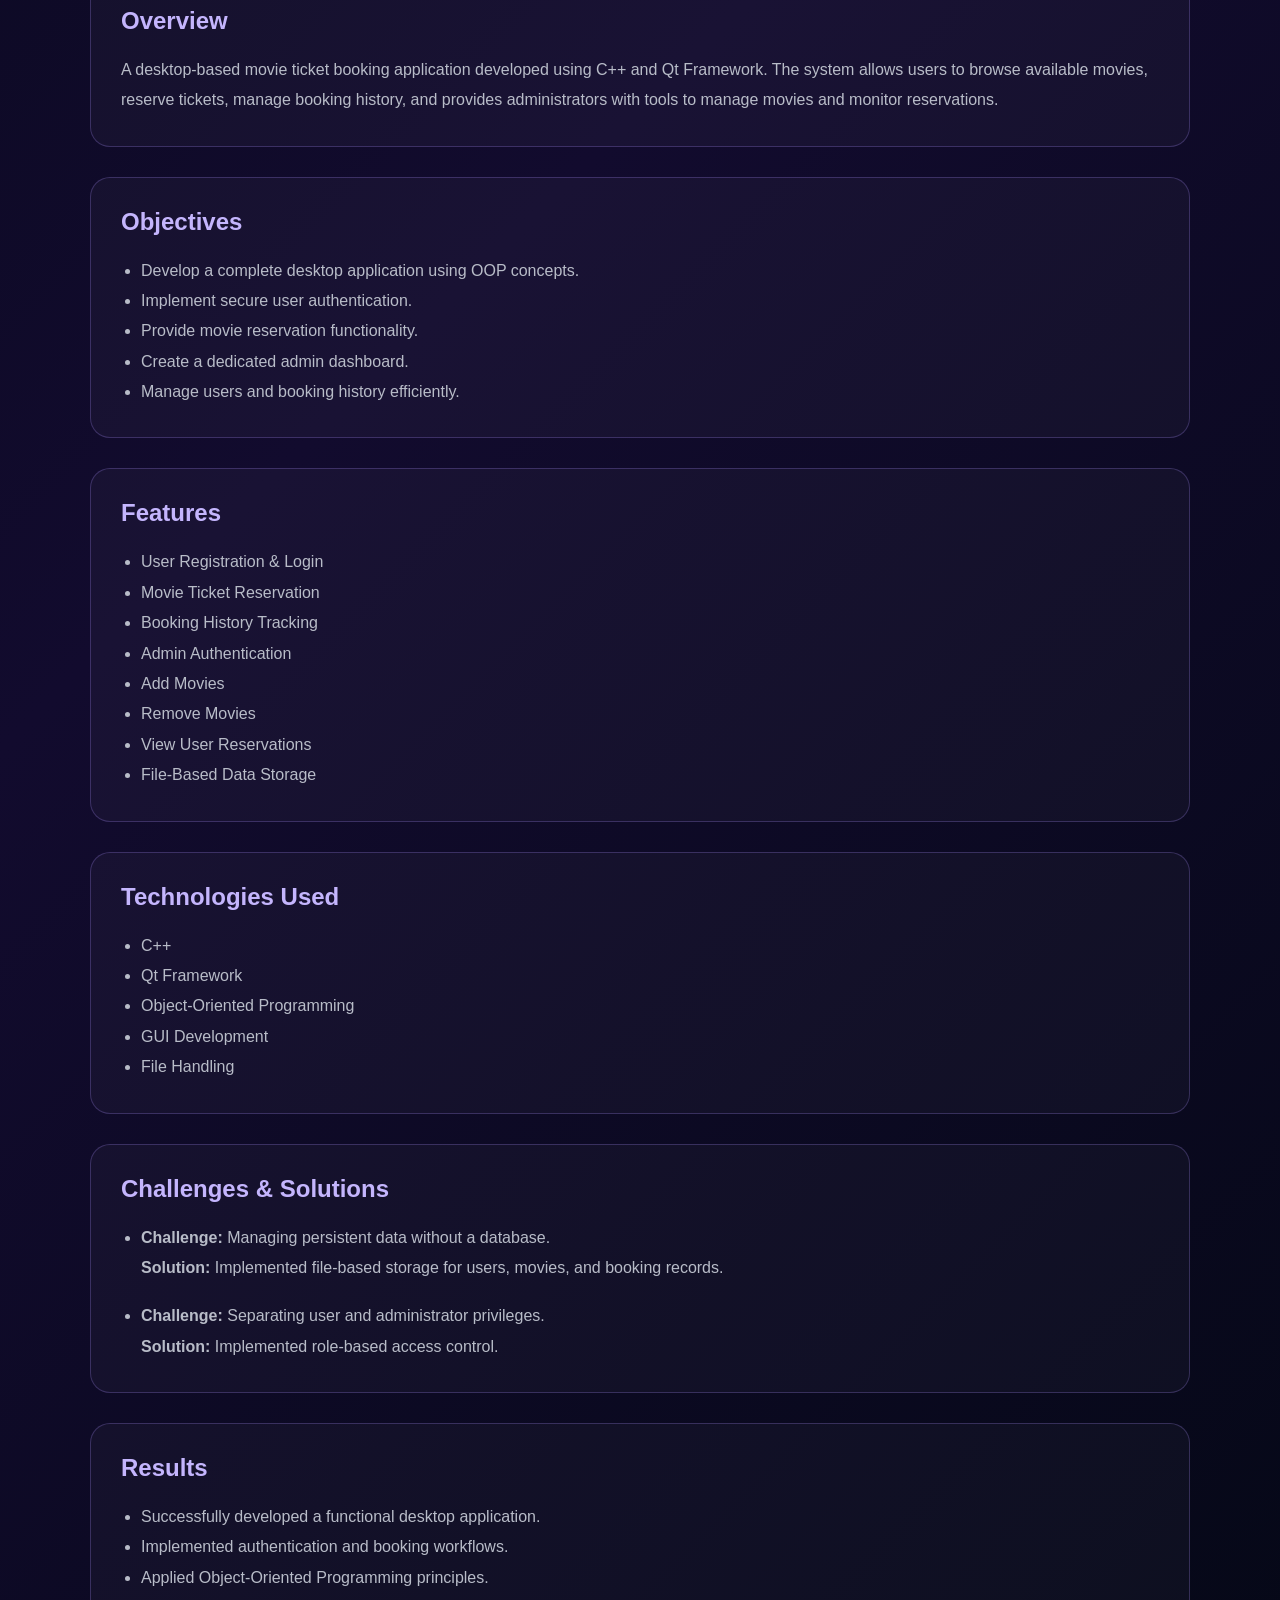
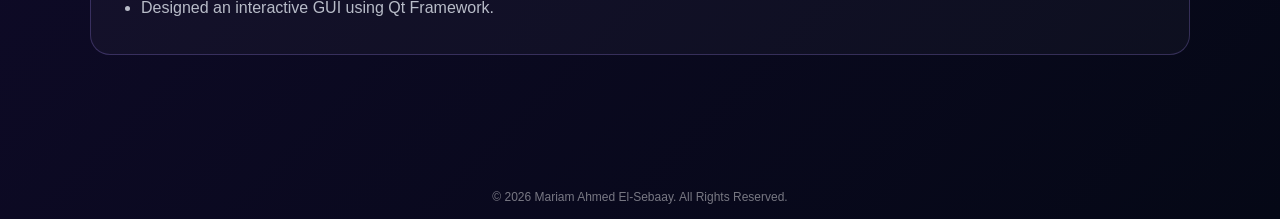
<file: movie-ticket-booking.html>
<!DOCTYPE html>
<html lang="en">

<head>

    <meta charset="UTF-8">

    <meta name="viewport" content="width=device-width, initial-scale=1.0">

    <title>Movie Ticket Booking System</title>

    <link rel="stylesheet" href="style.css">

</head>

<body>

    <nav class="navbar">

        <div class="menu-toggle">
            ☰
        </div>

        <ul class="nav-links">

            <li>
                <a href="projects.html">← Back to Projects</a>
            </li>

        </ul>

    </nav>

    <section class="project-details">

        <!-- Hero -->

        <div class="project-hero">

            <img src="images/cinema-system.jpg" alt="Movie Ticket Booking System">

            <h1>🎬 Movie Ticket Booking System</h1>

            <div class="project-tags">

                <span>C++</span>
                <span>Qt</span>
                <span>OOP</span>
                <span>GUI</span>
                <span>File Handling</span>

            </div>

        </div>

         <!-- Gallery -->

        <div class="project-section">

            <h2>Gallery</h2>

            <div class="gallery-grid">

                <div class="gallery-card">
                    <img src="images/movie-login-page.jpg" alt="Login">
                    <p>Login & Authentication</p>
                </div>

                <div class="gallery-card">
                    <img src="images/movie-user-dashboard.jpg" alt="User Dashboard">
                    <p>Movie Booking Dashboard</p>
                </div>

                <div class="gallery-card">
                    <img src="images/movie-seat-selection.jpg" alt="Seat Selection">
                    <p>Seat Selection Interface</p>
                </div>

                <div class="gallery-card">
                    <img src="images/movie-booking-confirmation.jpg" alt="Booking Confirmation">
                    <p>Booking Confirmation</p>
                </div>

                <div class="gallery-card">
                    <img src="images/movie-admin-dashboard.jpg" alt="Admin Movies">
                    <p>Admin Movie Management</p>
                </div>

                <div class="gallery-card">
                    <img src="images/movie-booking-history.jpg" alt="Admin Bookings">
                    <p>Admin Booking Management</p>
                </div>

            </div>

        </div>

        <!-- Overview -->

        <div class="project-section">

            <h2>Overview</h2>

            <p>
                A desktop-based movie ticket booking application
                developed using C++ and Qt Framework. The system
                allows users to browse available movies, reserve
                tickets, manage booking history, and provides
                administrators with tools to manage movies and
                monitor reservations.
            </p>

        </div>

        <!-- Objectives -->

        <div class="project-section">

            <h2>Objectives</h2>

            <ul>

                <li>Develop a complete desktop application using OOP concepts.</li>

                <li>Implement secure user authentication.</li>

                <li>Provide movie reservation functionality.</li>

                <li>Create a dedicated admin dashboard.</li>

                <li>Manage users and booking history efficiently.</li>

            </ul>

        </div>

        <!-- Features -->

        <div class="project-section">

            <h2>Features</h2>

            <ul>

                <li>User Registration & Login</li>

                <li>Movie Ticket Reservation</li>

                <li>Booking History Tracking</li>

                <li>Admin Authentication</li>

                <li>Add Movies</li>

                <li>Remove Movies</li>

                <li>View User Reservations</li>

                <li>File-Based Data Storage</li>

            </ul>

        </div>

        <!-- Technologies -->

        <div class="project-section">

            <h2>Technologies Used</h2>

            <ul>

                <li>C++</li>

                <li>Qt Framework</li>

                <li>Object-Oriented Programming</li>

                <li>GUI Development</li>

                <li>File Handling</li>

            </ul>

        </div>

        <!-- Challenges -->

        <div class="project-section">

            <h2>Challenges & Solutions</h2>

            <ul>

                <li>
                    <strong>Challenge:</strong>
                    Managing persistent data without a database.
                    <br>
                    <strong>Solution:</strong>
                    Implemented file-based storage for users,
                    movies, and booking records.
                </li>

                <br>

                <li>
                    <strong>Challenge:</strong>
                    Separating user and administrator privileges.
                    <br>
                    <strong>Solution:</strong>
                    Implemented role-based access control.
                </li>

            </ul>

        </div>

        <!-- Results -->

        <div class="project-section">

            <h2>Results</h2>

            <ul>

                <li>Successfully developed a functional desktop application.</li>

                <li>Implemented authentication and booking workflows.</li>

                <li>Applied Object-Oriented Programming principles.</li>

                <li>Designed an interactive GUI using Qt Framework.</li>

            </ul>

        </div>

    </section>

    <script src="script.js"></script>

    <footer>
        <p>© 2026 Mariam Ahmed El-Sebaay. All Rights Reserved.</p>
    </footer>

</body>

</html>
</file>
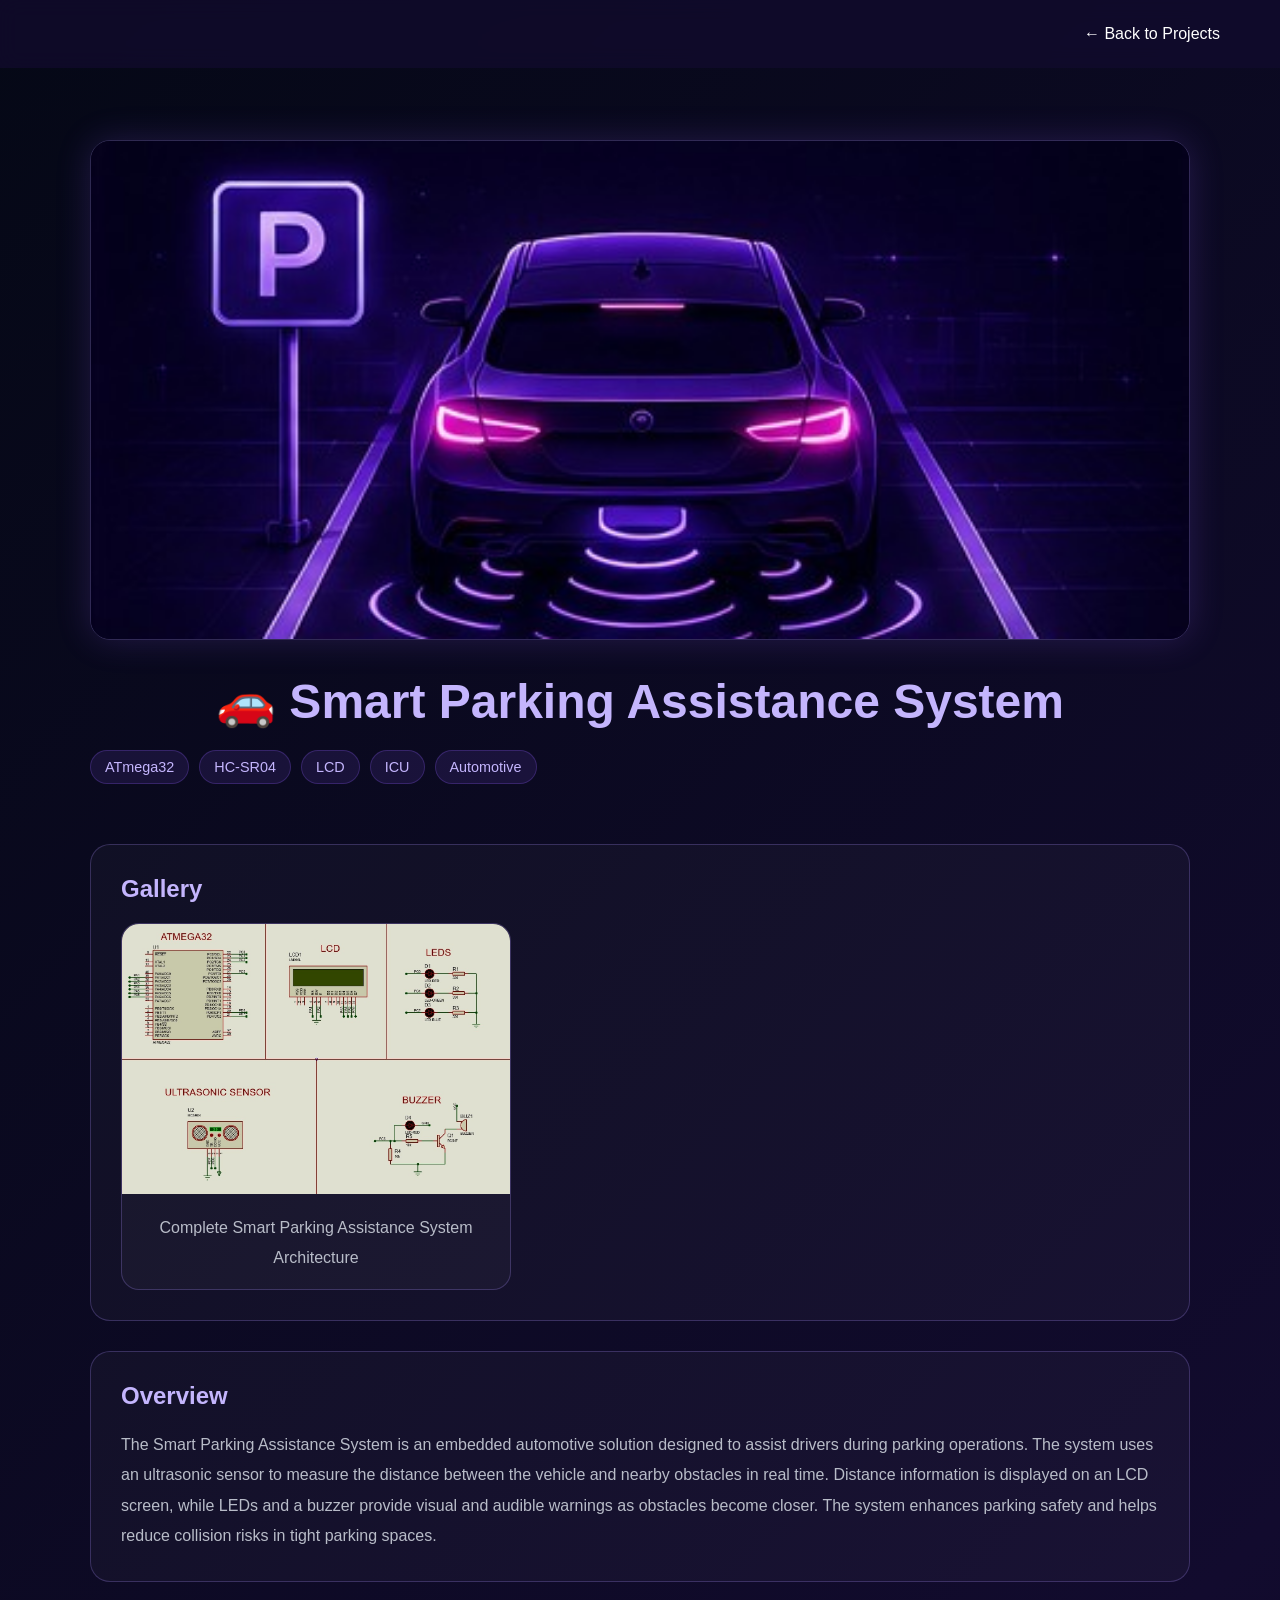
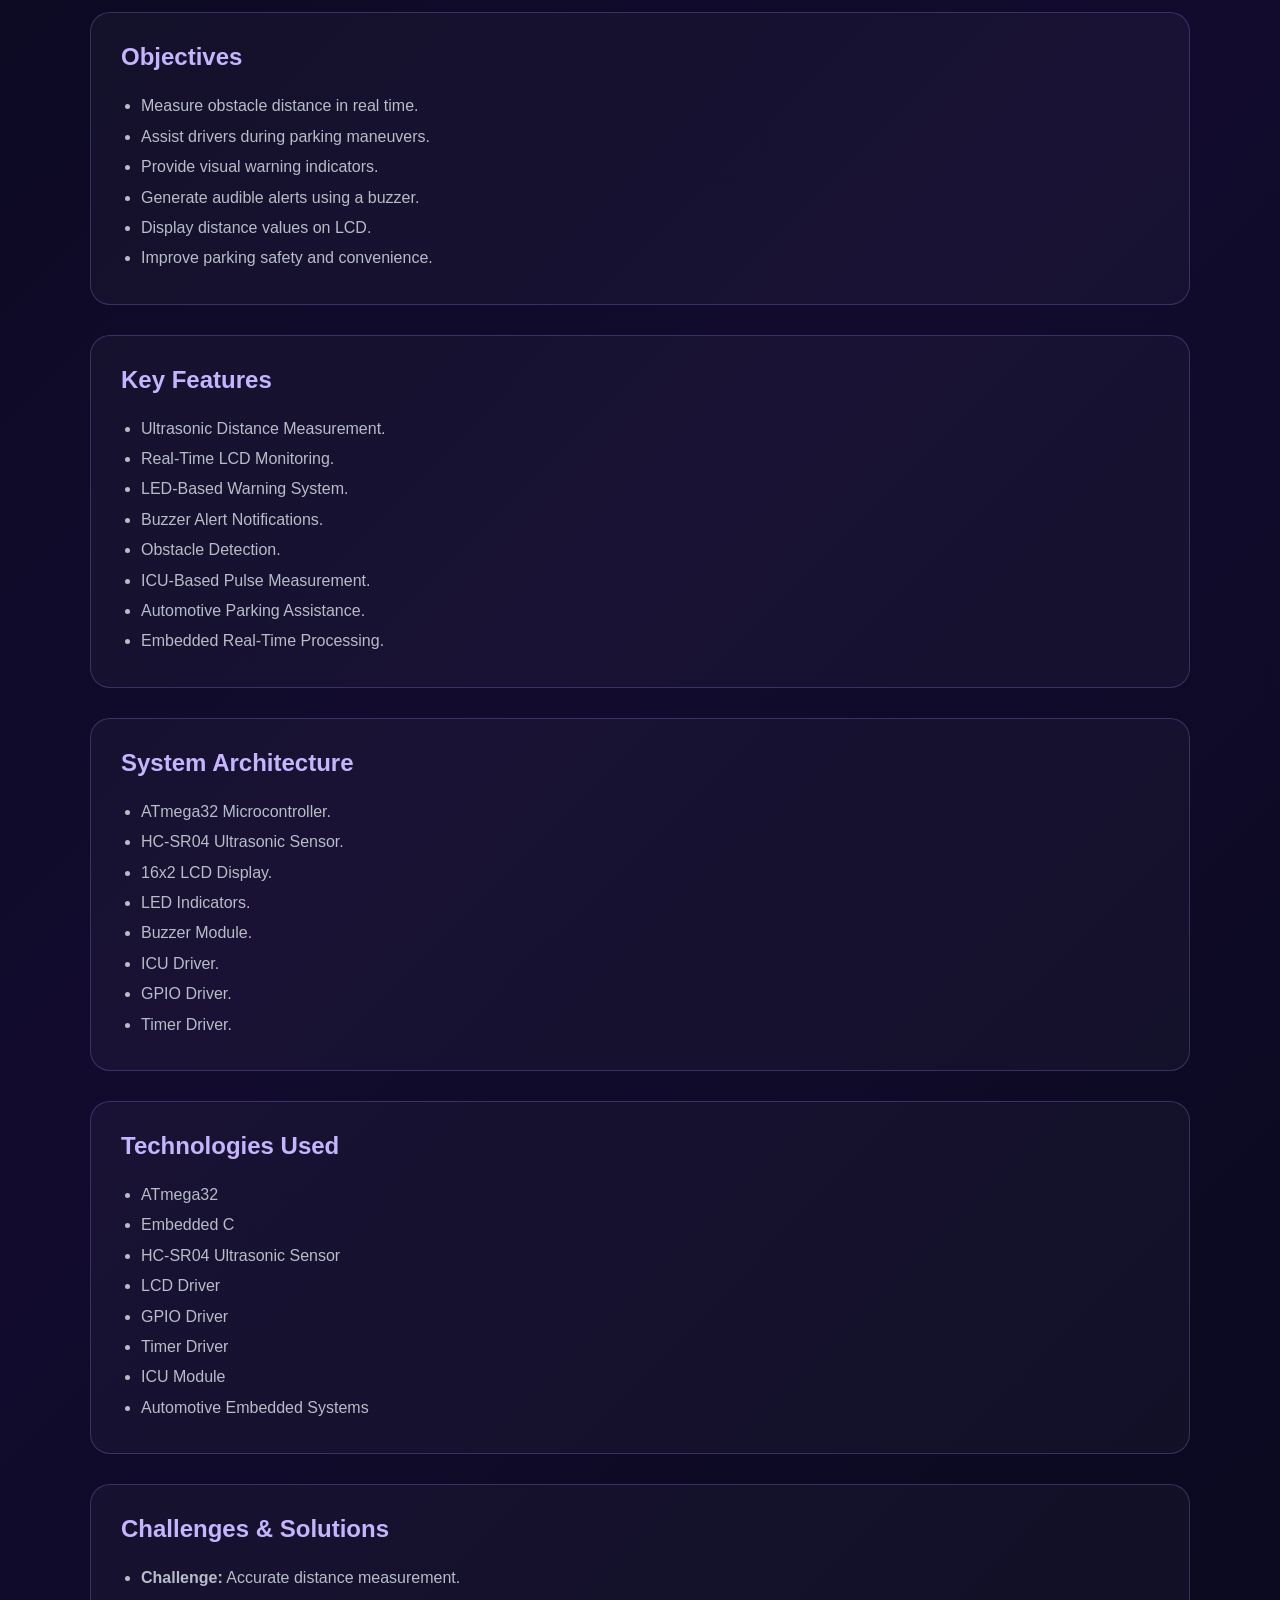
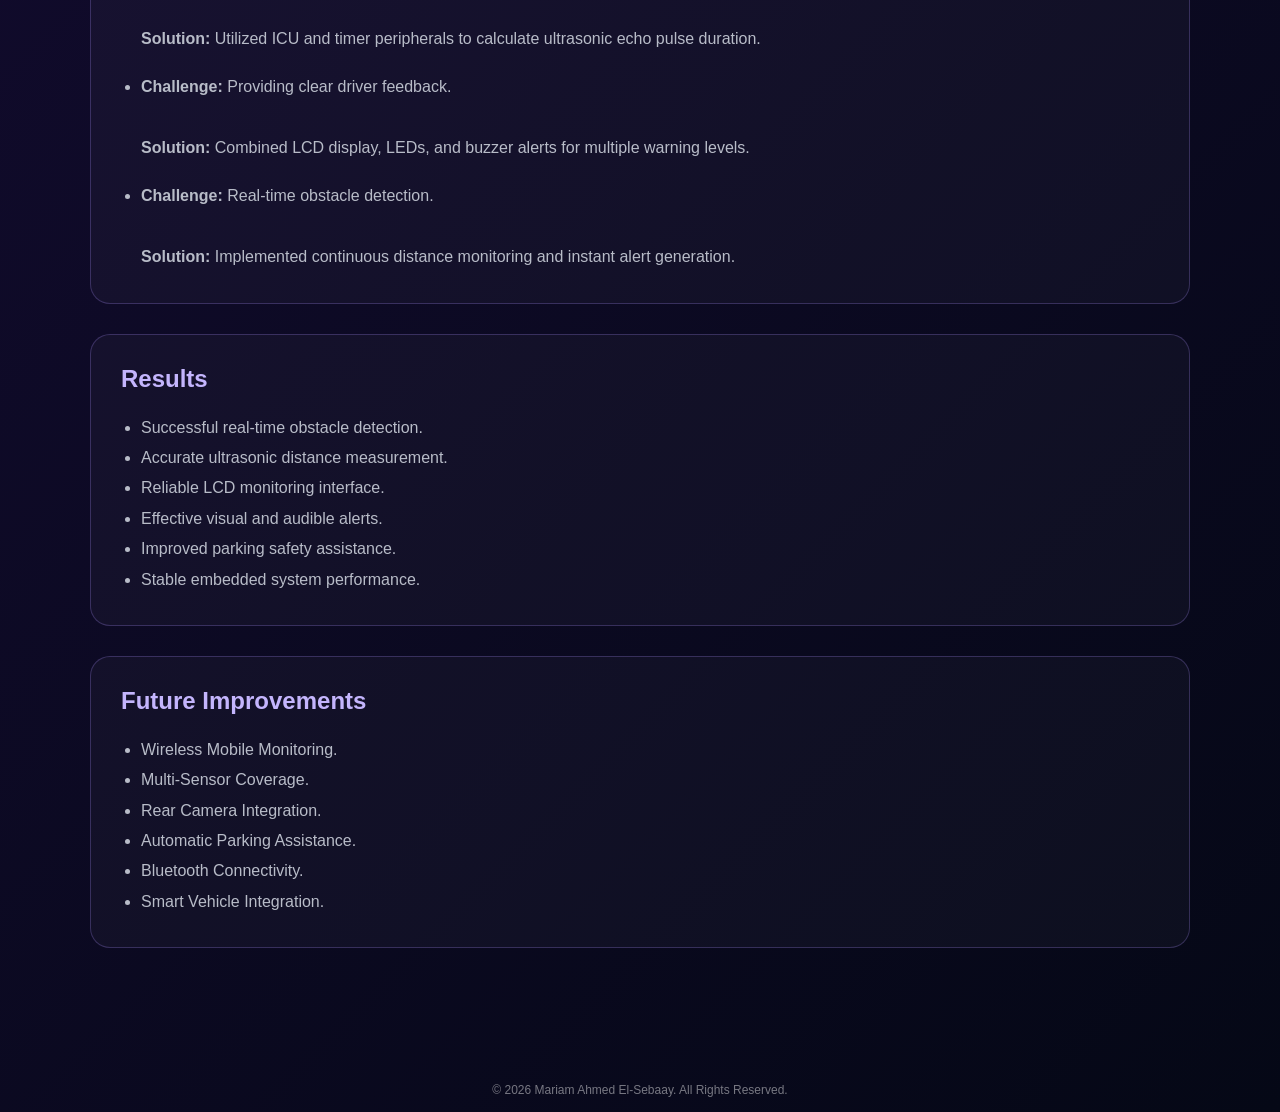
<file: parking-system.html>
<!DOCTYPE html>
<html lang="en">

<head>

    <meta charset="UTF-8">

    <meta name="viewport" content="width=device-width, initial-scale=1.0">

    <title>Smart Parking Assistance System</title>

    <link rel="stylesheet" href="style.css">

</head>

<body>

    <nav class="navbar">

        <div class="menu-toggle">
            ☰
        </div>

        <ul class="nav-links">

            <li>
                <a href="projects.html">
                    ← Back to Projects
                </a>
            </li>

        </ul>

    </nav>

    <section class="project-details">

        <!-- Hero -->

        <div class="project-hero">

            <img src="images/parking-system.jpg" alt="Smart Parking Assistance System">

            <h1>
                🚗 Smart Parking Assistance System
            </h1>

            <div class="project-tags">

                <span>ATmega32</span>
                <span>HC-SR04</span>
                <span>LCD</span>
                <span>ICU</span>
                <span>Automotive</span>

            </div>

        </div>

         <!-- Gallery -->

        <div class="project-section">

            <h2>Gallery</h2>

            <div class="parking-gallery">

                <div class="gallery-card">

                    <img src="images/parking-proteus.jpg" alt="Parking Assistance System">

                    <p>
                        Complete Smart Parking Assistance System Architecture
                    </p>

                </div>

            </div>

        </div>

        <!-- Overview -->

        <div class="project-section">

            <h2>Overview</h2>

            <p>

                The Smart Parking Assistance System is an embedded
                automotive solution designed to assist drivers during
                parking operations. The system uses an ultrasonic
                sensor to measure the distance between the vehicle
                and nearby obstacles in real time.

                Distance information is displayed on an LCD screen,
                while LEDs and a buzzer provide visual and audible
                warnings as obstacles become closer. The system
                enhances parking safety and helps reduce collision
                risks in tight parking spaces.

            </p>

        </div>

        <!-- Objectives -->

        <div class="project-section">

            <h2>Objectives</h2>

            <ul>

                <li>Measure obstacle distance in real time.</li>

                <li>Assist drivers during parking maneuvers.</li>

                <li>Provide visual warning indicators.</li>

                <li>Generate audible alerts using a buzzer.</li>

                <li>Display distance values on LCD.</li>

                <li>Improve parking safety and convenience.</li>

            </ul>

        </div>

        <!-- Features -->

        <div class="project-section">

            <h2>Key Features</h2>

            <ul>

                <li>Ultrasonic Distance Measurement.</li>

                <li>Real-Time LCD Monitoring.</li>

                <li>LED-Based Warning System.</li>

                <li>Buzzer Alert Notifications.</li>

                <li>Obstacle Detection.</li>

                <li>ICU-Based Pulse Measurement.</li>

                <li>Automotive Parking Assistance.</li>

                <li>Embedded Real-Time Processing.</li>

            </ul>

        </div>

        <!-- Architecture -->

        <div class="project-section">

            <h2>System Architecture</h2>

            <ul>

                <li>ATmega32 Microcontroller.</li>

                <li>HC-SR04 Ultrasonic Sensor.</li>

                <li>16x2 LCD Display.</li>

                <li>LED Indicators.</li>

                <li>Buzzer Module.</li>

                <li>ICU Driver.</li>

                <li>GPIO Driver.</li>

                <li>Timer Driver.</li>

            </ul>

        </div>

        <!-- Technologies -->

        <div class="project-section">

            <h2>Technologies Used</h2>

            <ul>

                <li>ATmega32</li>

                <li>Embedded C</li>

                <li>HC-SR04 Ultrasonic Sensor</li>

                <li>LCD Driver</li>

                <li>GPIO Driver</li>

                <li>Timer Driver</li>

                <li>ICU Module</li>

                <li>Automotive Embedded Systems</li>

            </ul>

        </div>

        <!-- Challenges -->

        <div class="project-section">

            <h2>Challenges & Solutions</h2>

            <ul>

                <li>

                    <strong>Challenge:</strong>
                    Accurate distance measurement.

                    <br><br>

                    <strong>Solution:</strong>
                    Utilized ICU and timer peripherals to
                    calculate ultrasonic echo pulse duration.

                </li>

                <br>

                <li>

                    <strong>Challenge:</strong>
                    Providing clear driver feedback.

                    <br><br>

                    <strong>Solution:</strong>
                    Combined LCD display, LEDs, and buzzer
                    alerts for multiple warning levels.

                </li>

                <br>

                <li>

                    <strong>Challenge:</strong>
                    Real-time obstacle detection.

                    <br><br>

                    <strong>Solution:</strong>
                    Implemented continuous distance monitoring
                    and instant alert generation.

                </li>

            </ul>

        </div>

        <!-- Results -->

        <div class="project-section">

            <h2>Results</h2>

            <ul>

                <li>Successful real-time obstacle detection.</li>

                <li>Accurate ultrasonic distance measurement.</li>

                <li>Reliable LCD monitoring interface.</li>

                <li>Effective visual and audible alerts.</li>

                <li>Improved parking safety assistance.</li>

                <li>Stable embedded system performance.</li>

            </ul>

        </div>

        <!-- Future Work -->

        <div class="project-section">

            <h2>Future Improvements</h2>

            <ul>

                <li>Wireless Mobile Monitoring.</li>

                <li>Multi-Sensor Coverage.</li>

                <li>Rear Camera Integration.</li>

                <li>Automatic Parking Assistance.</li>

                <li>Bluetooth Connectivity.</li>

                <li>Smart Vehicle Integration.</li>

            </ul>

        </div>

    </section>

    <script src="script.js"></script>

    <footer>
        <p>© 2026 Mariam Ahmed El-Sebaay. All Rights Reserved.</p>
    </footer>

</body>

</html>
</file>
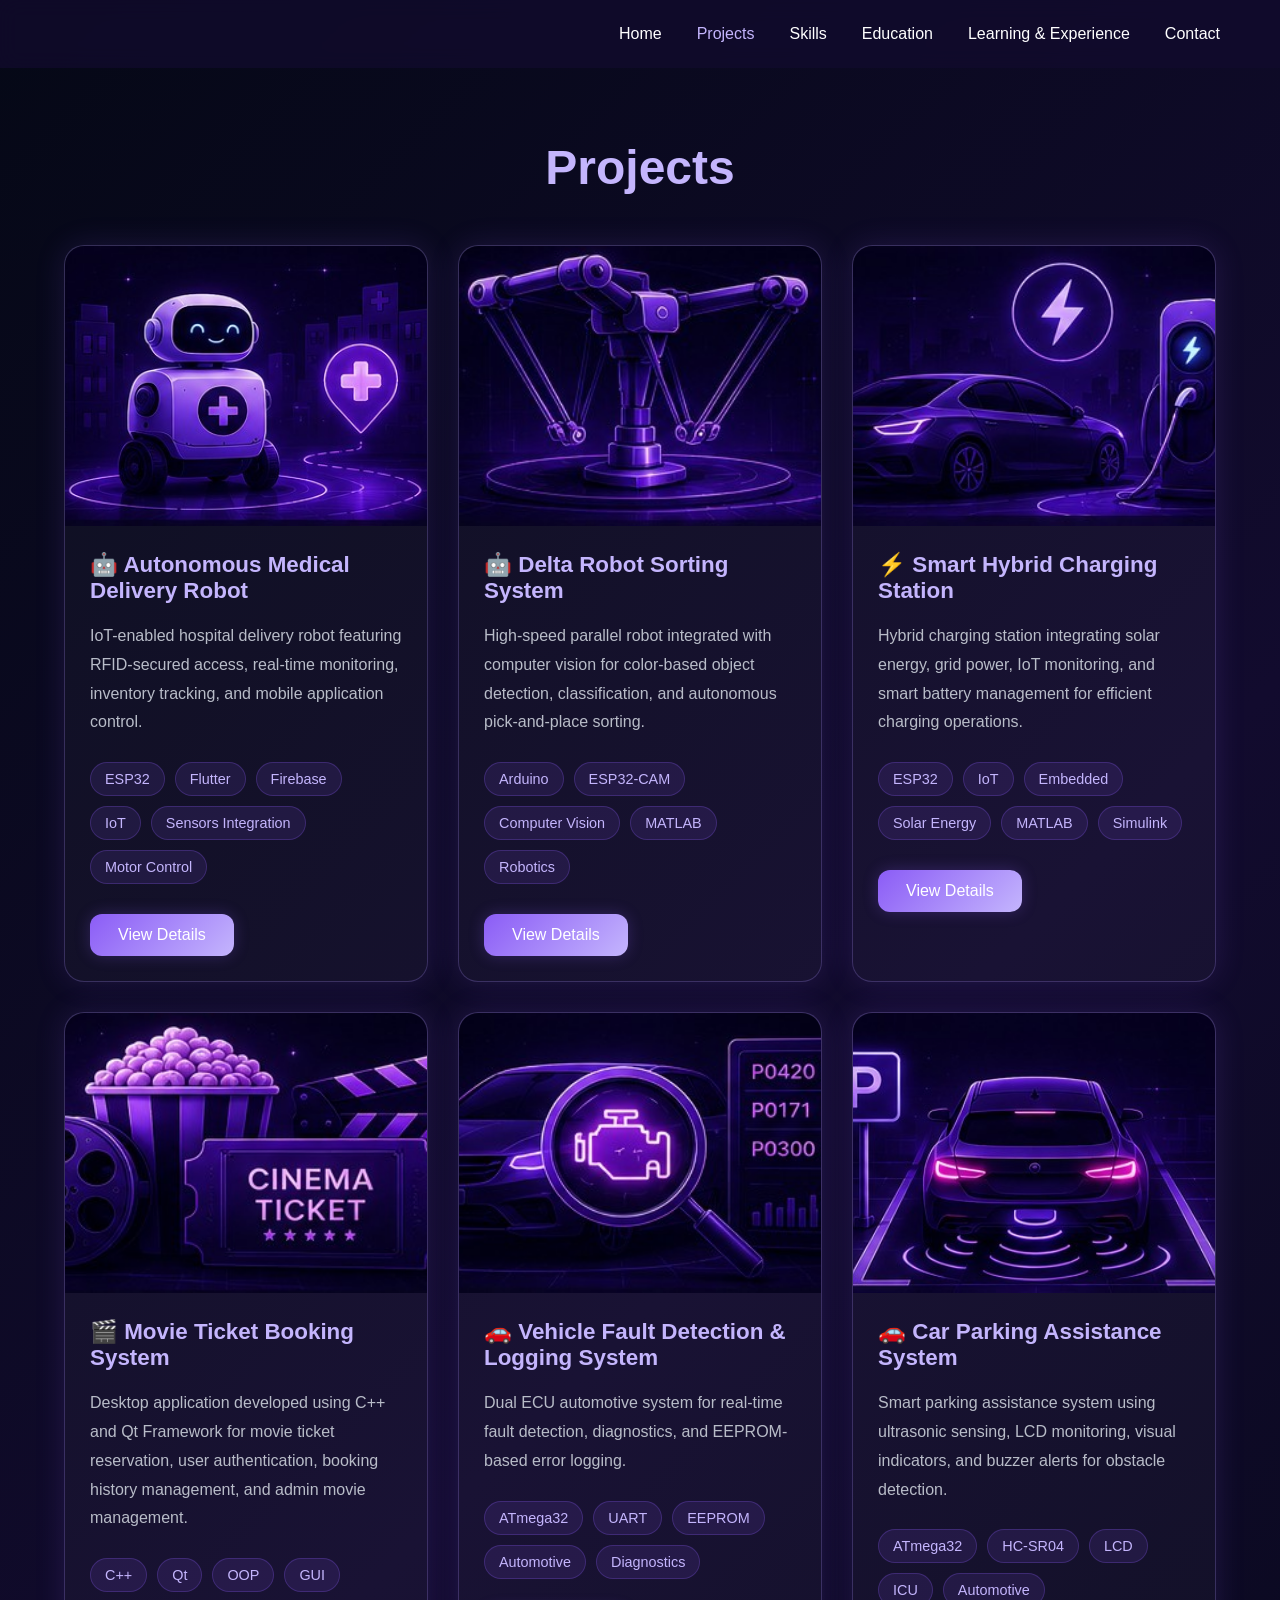
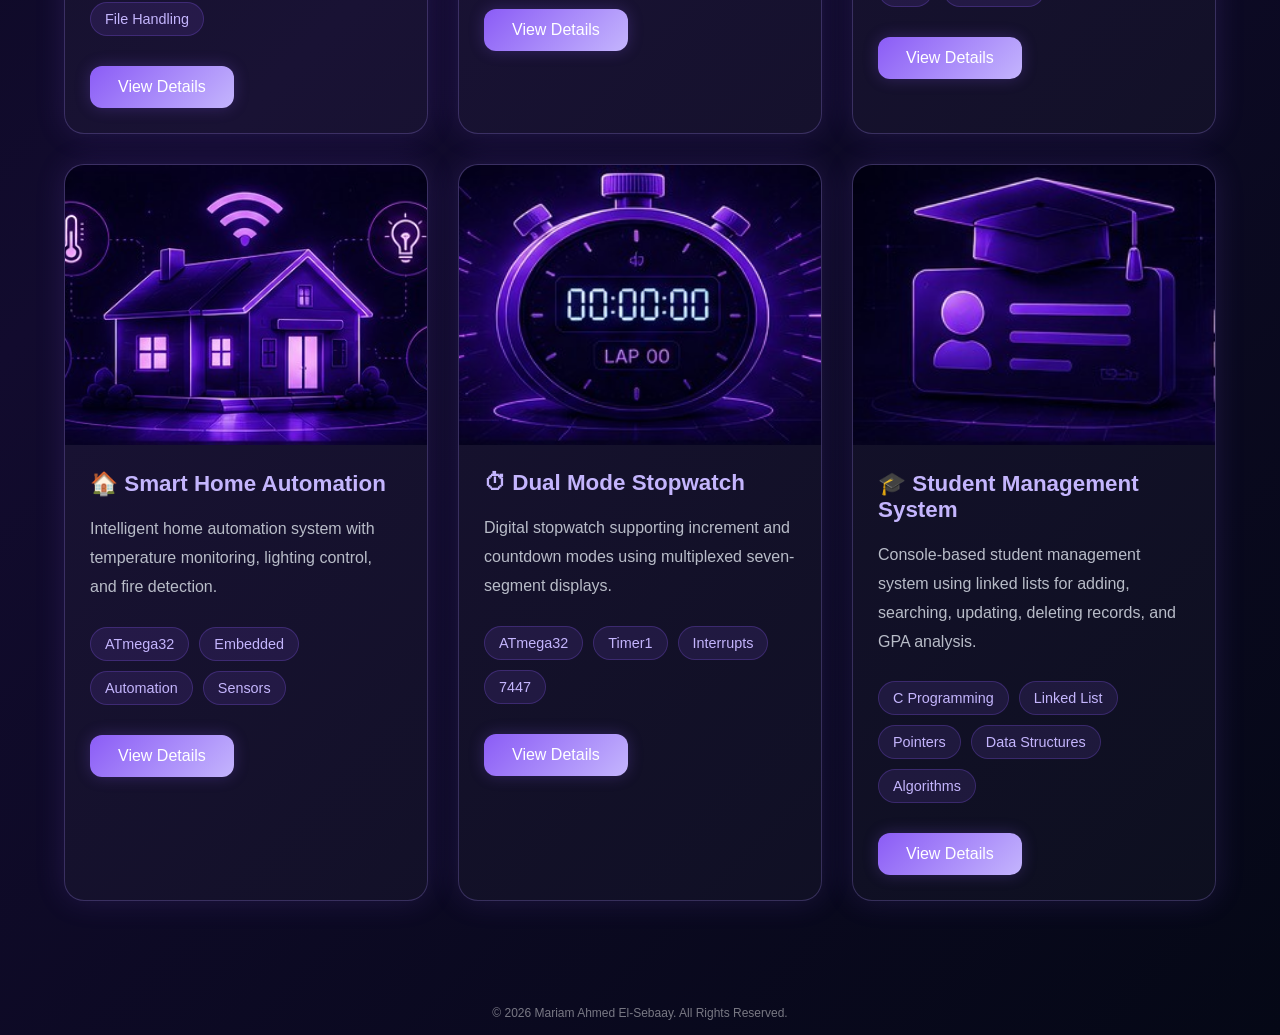
<file: projects.html>
<!DOCTYPE html>
<html lang="en">

<head>

    <meta charset="UTF-8">

    <meta name="viewport" content="width=device-width, initial-scale=1.0">

    <title>Projects</title>

    <link rel="stylesheet" href="style.css">

</head>

<body>

    <nav class="navbar">

        <div class="menu-toggle">
            ☰
        </div>

        <ul class="nav-links">

            <li><a href="index.html">Home</a></li>
            <li><a class="active" href="projects.html">Projects</a></li>
            <li><a href="skills.html">Skills</a></li>
            <li><a href="education.html">Education</a></li>
            <li><a href="learning.html">Learning & Experience</a></li>
            <li><a href="contact.html">Contact</a></li>

        </ul>

    </nav>

    <section class="projects-page">

        <h1>Projects</h1>

        <div class="projects-grid">

            <!-- Medical Robot -->

            <div class="project-card">

                <div class="project-image">
                    <img src="images/medical-robot.jpg" alt="Medical Robot">
                </div>

                <div class="project-content">

                    <h2>🤖 Autonomous Medical Delivery Robot</h2>

                    <p>
                        IoT-enabled hospital delivery robot featuring
                        RFID-secured access, real-time monitoring,
                        inventory tracking, and mobile application control.
                    </p>

                    <div class="project-tags">
                        <span>ESP32</span>
                        <span>Flutter</span>
                        <span>Firebase</span>
                        <span>IoT</span>
                        <span>Sensors Integration</span>
                        <span>Motor Control</span>
                    </div>

                    <a href="medical-robot.html" class="btn">
                        View Details
                    </a>

                </div>

            </div>

            <!-- Delta Robot -->

            <div class="project-card">

                <div class="project-image">
                    <img src="images/delta-robot.jpg" alt="Delta Robot">
                </div>

                <div class="project-content">

                    <h2>🤖 Delta Robot Sorting System</h2>

                    <p>
                        High-speed parallel robot integrated with computer vision
                        for color-based object detection, classification, and
                        autonomous pick-and-place sorting.
                    </p>

                    <div class="project-tags">
                        <span>Arduino</span>
                        <span>ESP32-CAM</span>
                        <span>Computer Vision</span>
                        <span>MATLAB</span>
                        <span>Robotics</span>
                    </div>

                    <a href="delta-robot.html" class="btn">
                        View Details
                    </a>

                </div>

            </div>

            <!-- EV Charging Station -->

            <div class="project-card">

                <div class="project-image">
                    <img src="images/charging-station.jpg" alt="EV Charging Station">
                </div>

                <div class="project-content">

                    <h2>⚡ Smart Hybrid Charging Station</h2>

                    <p>
                        Hybrid charging station integrating solar energy,
                        grid power, IoT monitoring, and smart battery
                        management for efficient charging operations.
                    </p>

                    <div class="project-tags">
                        <span>ESP32</span>
                        <span>IoT</span>
                        <span>Embedded</span>
                        <span>Solar Energy</span>
                        <span>MATLAB</span>
                        <span>Simulink</span>
                    </div>

                    <a href="charging-station.html" class="btn">
                        View Details
                    </a>

                </div>

            </div>
            <!-- Movie Ticket Booking System -->

            <div class="project-card">

                <div class="project-image">
                    <img src="images/cinema-system.jpg" alt="Movie Ticket Booking System">
                </div>

                <div class="project-content">

                    <h2>🎬 Movie Ticket Booking System</h2>

                    <p>
                        Desktop application developed using C++ and Qt Framework
                        for movie ticket reservation, user authentication,
                        booking history management, and admin movie management.
                    </p>

                    <div class="project-tags">
                        <span>C++</span>
                        <span>Qt</span>
                        <span>OOP</span>
                        <span>GUI</span>
                        <span>File Handling</span>
                    </div>

                    <a href="movie-ticket-booking.html" class="btn">
                        View Details
                    </a>

                </div>


            </div>

            <!-- Vehicle Fault Detection -->

            <div class="project-card">

                <div class="project-image">
                    <img src="images/fault-detection.jpg" alt="Vehicle Fault Detection">
                </div>

                <div class="project-content">

                    <h2>🚗 Vehicle Fault Detection & Logging System</h2>

                    <p>
                        Dual ECU automotive system for real-time fault detection, diagnostics, and EEPROM-based error
                        logging.
                    </p>

                    <div class="project-tags">
                        <span>ATmega32</span>
                        <span>UART</span>
                        <span>EEPROM</span>
                        <span>Automotive</span>
                        <span>Diagnostics</span>
                    </div>

                    <a href="vehicle-fault-system.html" class="btn">
                        View Details
                    </a>

                </div>

            </div>

            <!-- Parking Sensor -->

            <div class="project-card">

                <div class="project-image">
                    <img src="images/parking-system.jpg" alt="Parking Sensor">
                </div>

                <div class="project-content">

                    <h2>🚗 Car Parking Assistance System</h2>

                    <p>
                        Smart parking assistance system using ultrasonic sensing, LCD monitoring, visual indicators, and
                        buzzer alerts for obstacle detection.
                    </p>

                    <div class="project-tags">
                        <span>ATmega32</span>
                        <span>HC-SR04</span>
                        <span>LCD</span>
                        <span>ICU</span>
                        <span>Automotive</span>
                    </div>

                    <a href="parking-system.html" class="btn">
                        View Details
                    </a>

                </div>

            </div>

            <!-- Smart Home -->

            <div class="project-card">

                <div class="project-image">
                    <img src="images/smart-home.jpg" alt="Smart Home">
                </div>

                <div class="project-content">

                    <h2>🏠 Smart Home Automation</h2>

                    <p>
                        Intelligent home automation system with temperature
                        monitoring, lighting control, and fire detection.
                    </p>

                    <div class="project-tags">
                        <span>ATmega32</span>
                        <span>Embedded</span>
                        <span>Automation</span>
                        <span>Sensors</span>
                    </div>

                    <a href="smart-home.html" class="btn">
                        View Details
                    </a>

                </div>

            </div>

            <!-- Stopwatch -->

            <div class="project-card">

                <div class="project-image">
                    <img src="images/stopwatch.jpg" alt="Stopwatch">
                </div>

                <div class="project-content">

                    <h2>⏱ Dual Mode Stopwatch</h2>

                    <p>
                        Digital stopwatch supporting increment and countdown
                        modes using multiplexed seven-segment displays.
                    </p>

                    <div class="project-tags">
                        <span>ATmega32</span>
                        <span>Timer1</span>
                        <span>Interrupts</span>
                        <span>7447</span>
                    </div>

                    <a href="stopwatch.html" class="btn">
                        View Details
                    </a>

                </div>

            </div>

            <!-- Student Management -->

            <div class="project-card">

                <div class="project-image">
                    <img src="images/student-system.jpg" alt="Student Management">
                </div>

                <div class="project-content">

                    <h2>🎓 Student Management System</h2>

                    <p>
                        Console-based student management system using linked
                        lists for adding, searching, updating, deleting
                        records, and GPA analysis.
                    </p>

                    <div class="project-tags">
                        <span>C Programming</span>
                        <span>Linked List</span>
                        <span>Pointers</span>
                        <span>Data Structures</span>
                        <span>Algorithms</span>
                    </div>

                    <a href="student-system.html" class="btn">
                        View Details
                    </a>

                </div>

            </div>

        </div>

    </section>

    <script src="script.js"></script>

    <footer>
        <p>© 2026 Mariam Ahmed El-Sebaay. All Rights Reserved.</p>
    </footer>

</body>

</html>
</file>
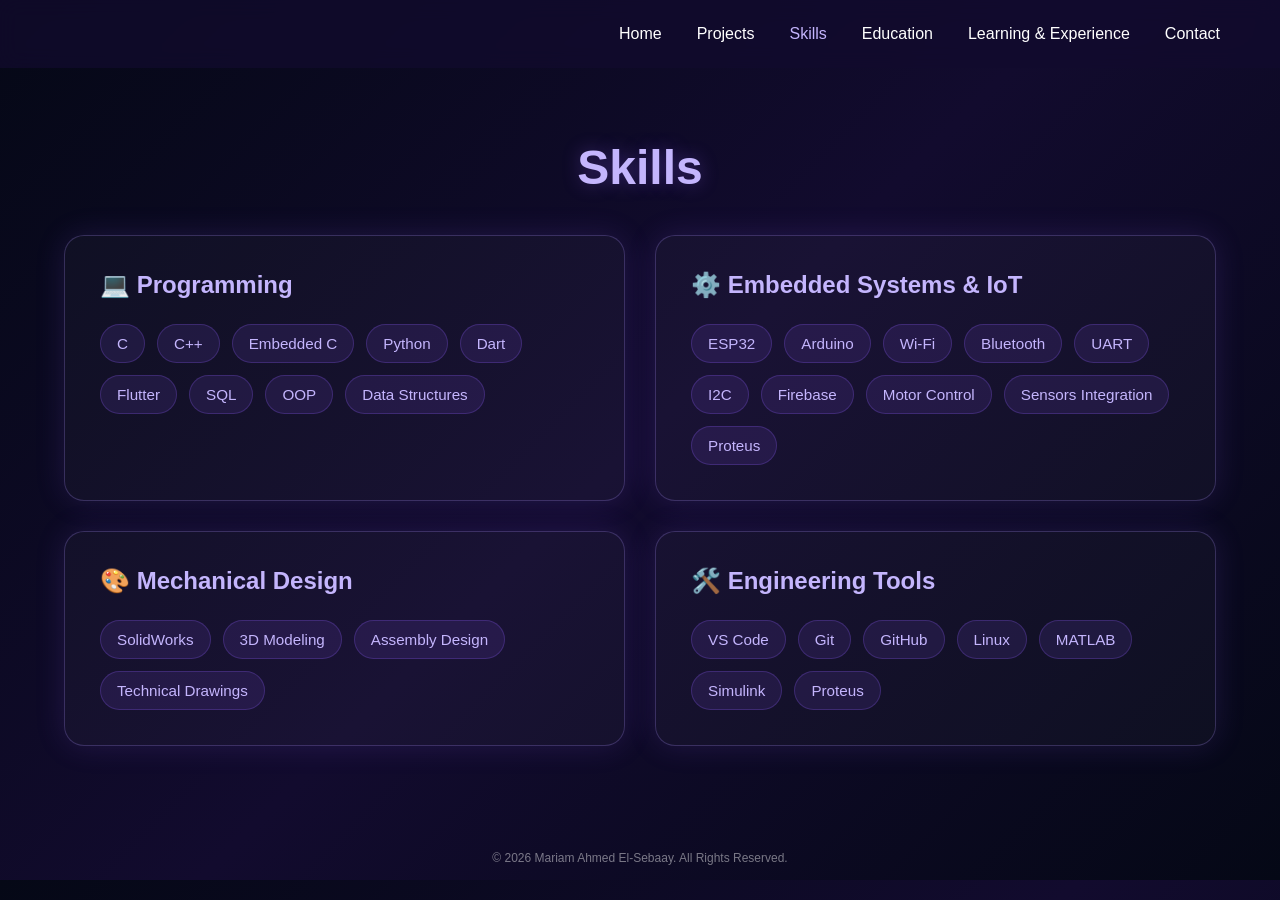
<file: skills.html>
<!DOCTYPE html>
<html lang="en">

<head>
    <meta charset="UTF-8">
    <meta name="viewport" content="width=device-width, initial-scale=1.0">
    <title>Skills</title>

    <link rel="stylesheet" href="style.css">
</head>

<body>

    <nav class="navbar">

        <div class="menu-toggle">
            ☰
        </div>

        <ul class="nav-links">

            <li><a href="index.html">Home</a></li>
            <li><a href="projects.html">Projects</a></li>
            <li><a class="active" href="skills.html">Skills</a></li>
            <li><a href="education.html">Education</a></li>
            <li><a href="learning.html">Learning & Experience</a></li>
            <li><a href="contact.html">Contact</a></li>

        </ul>

    </nav>

    <section class="skills-page">

        <h1>Skills</h1>

        <div class="skills-grid">

            <div class="skill-card">

                <h2>💻 Programming</h2>

                <div class="skill-tags">

                    <span>C</span>
                    <span>C++</span>
                    <span>Embedded C</span>
                    <span>Python</span>
                    <span>Dart</span>
                    <span>Flutter</span>
                    <span>SQL</span>
                    <span>OOP</span>
                    <span>Data Structures</span>

                </div>

            </div>

            <div class="skill-card">

                <h2>⚙️ Embedded Systems & IoT</h2>

                <div class="skill-tags">

                    <span>ESP32</span>
                    <span>Arduino</span>
                    <span>Wi-Fi</span>
                    <span>Bluetooth</span>
                    <span>UART</span>
                    <span>I2C</span>
                    <span>Firebase</span>
                    <span>Motor Control</span>
                    <span>Sensors Integration</span>
                    <span>Proteus</span>

                </div>

            </div>

            <div class="skill-card">

                <h2>🎨 Mechanical Design</h2>

                <div class="skill-tags">

                    <span>SolidWorks</span>
                    <span>3D Modeling</span>
                    <span>Assembly Design</span>
                    <span>Technical Drawings</span>

                </div>

            </div>

            <div class="skill-card">

                <h2>🛠️ Engineering Tools</h2>

                <div class="skill-tags">

                    <span>VS Code</span>
                    <span>Git</span>
                    <span>GitHub</span>
                    <span>Linux</span>
                    <span>MATLAB</span>
                    <span>Simulink</span>
                    <span>Proteus</span>

                </div>

            </div>

        </div>

    </section>

    <script src="script.js"></script>

    <footer>
        <p>© 2026 Mariam Ahmed El-Sebaay. All Rights Reserved.</p>
    </footer>

</body>

</html>
</file>
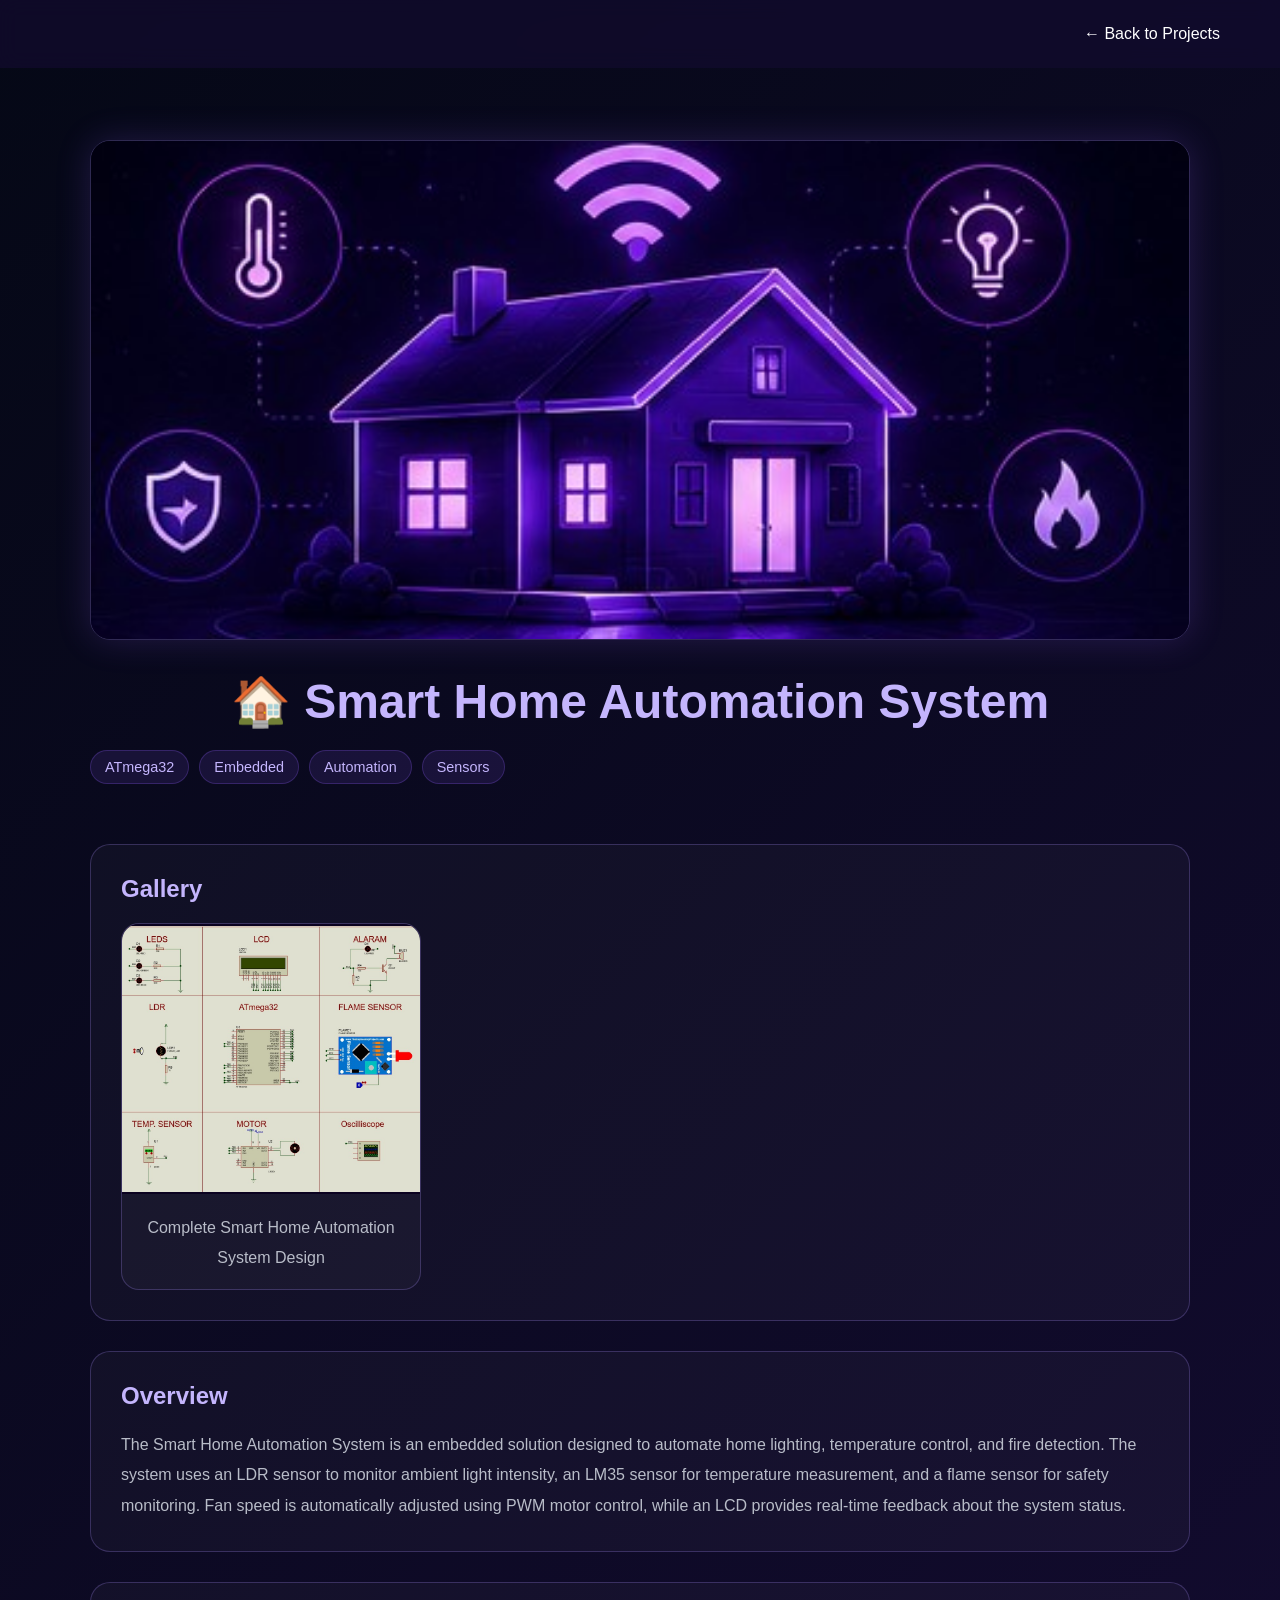
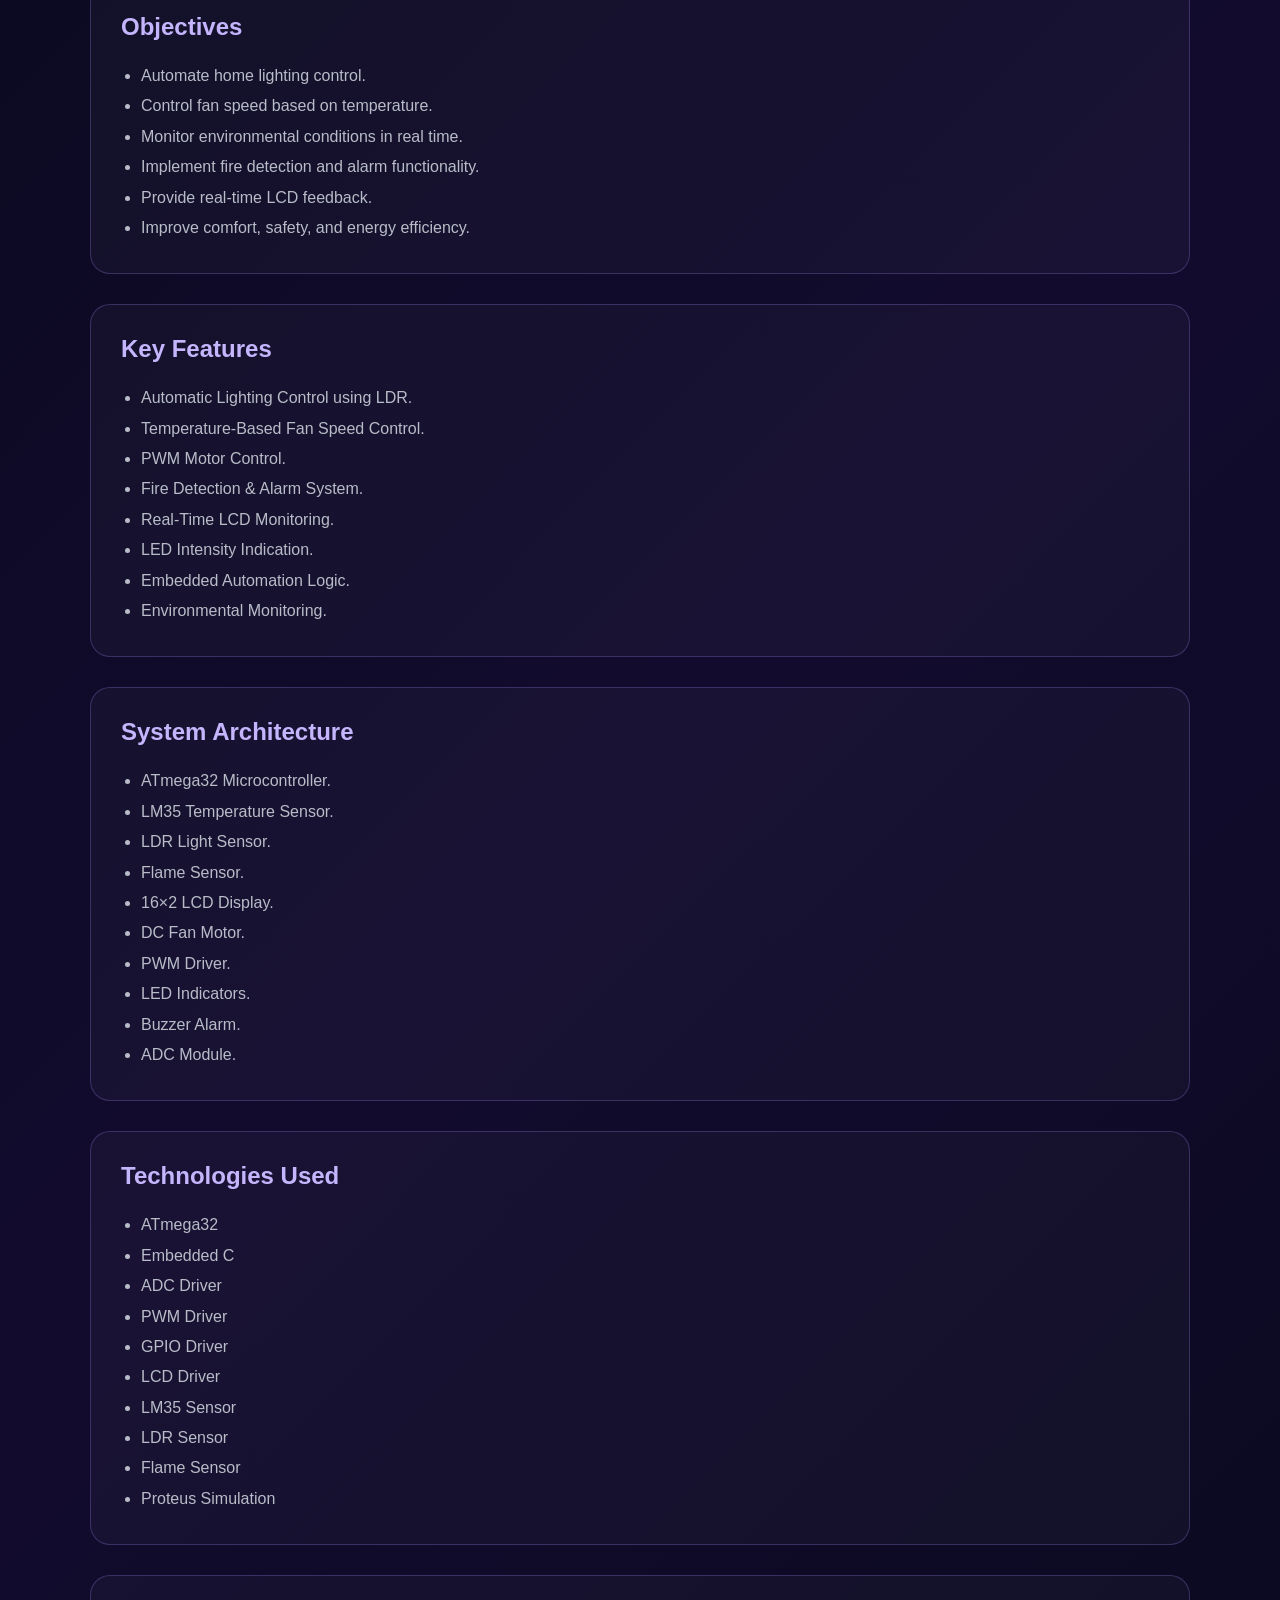
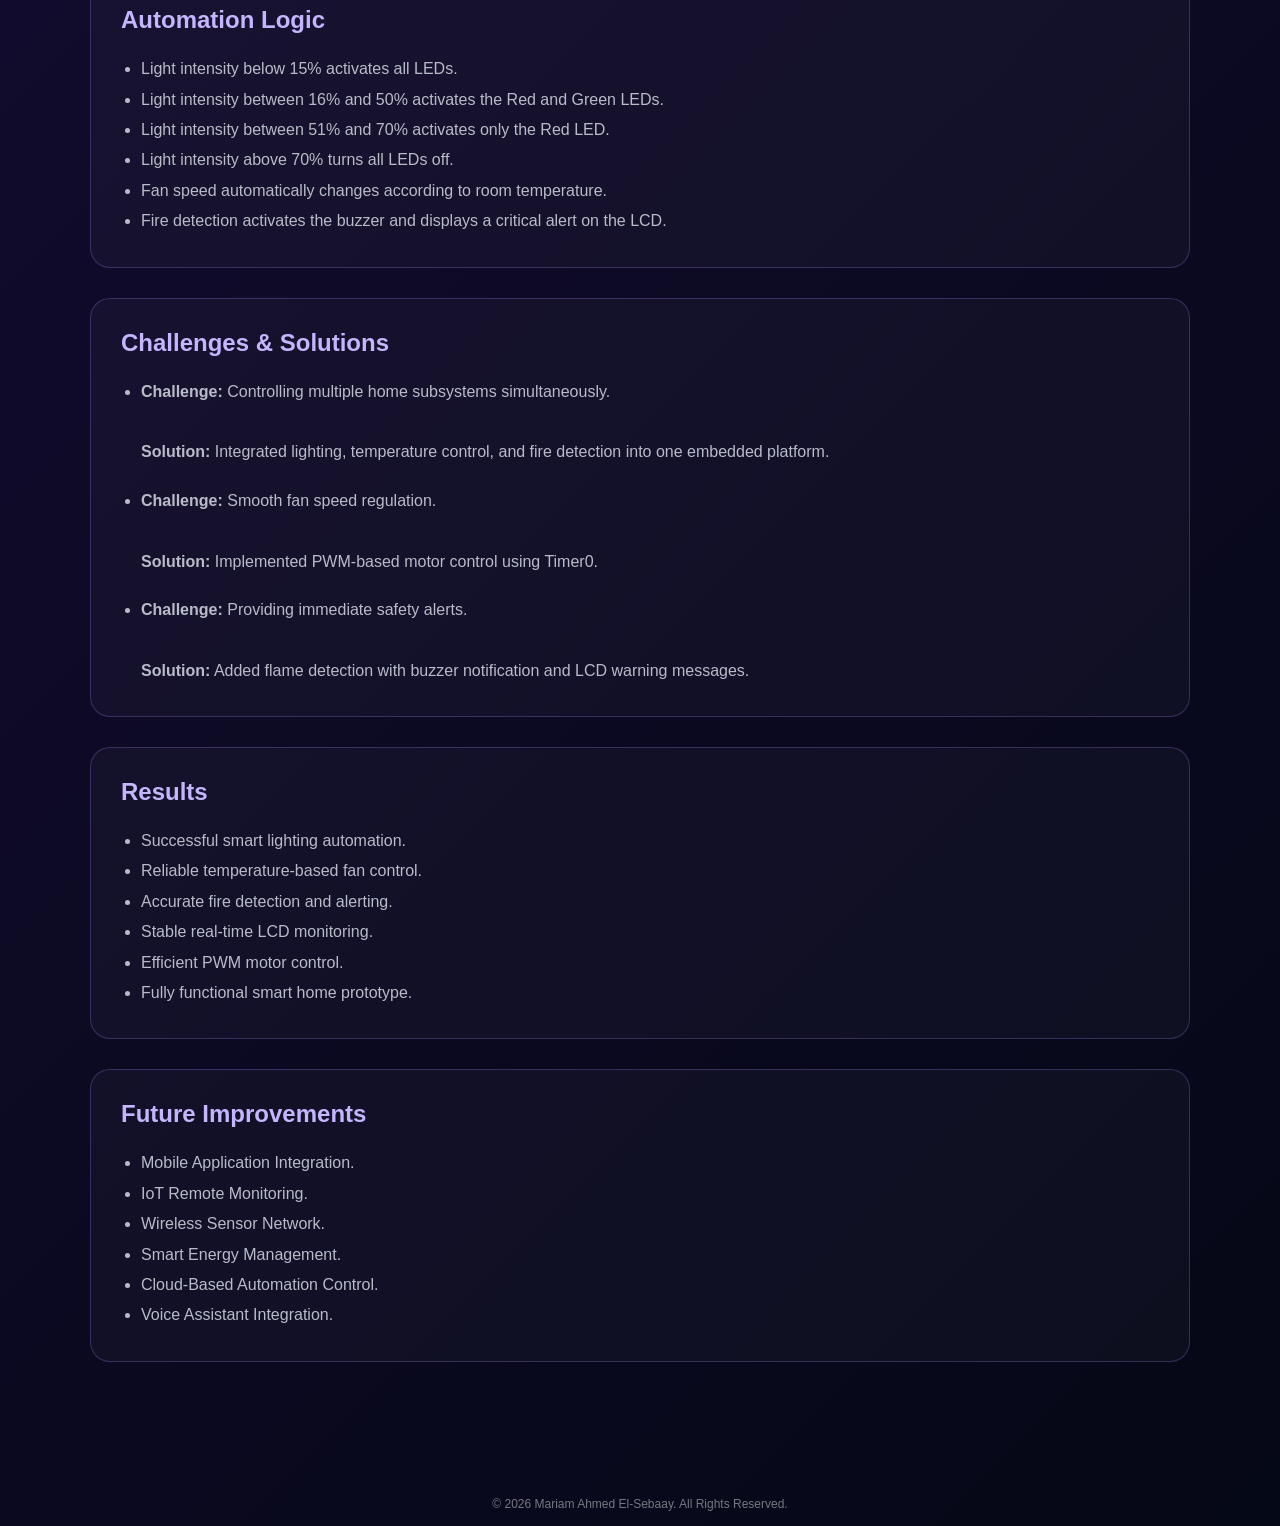
<file: smart-home.html>
<!DOCTYPE html>
<html lang="en">

<head>

    <meta charset="UTF-8">

    <meta name="viewport" content="width=device-width, initial-scale=1.0">

    <title>Smart Home Automation System</title>

    <link rel="stylesheet" href="style.css">

</head>

<body>

    <nav class="navbar">

        <div class="menu-toggle">
            ☰
        </div>

        <ul class="nav-links">

            <li>
                <a href="projects.html">
                    ← Back to Projects
                </a>
            </li>

        </ul>

    </nav>

    <section class="project-details">

        <!-- Hero -->

        <div class="project-hero">

            <img src="images/smart-home.jpg" alt="Smart Home Automation">

            <h1>
                🏠 Smart Home Automation System
            </h1>

            <div class="project-tags">

                <span>ATmega32</span>
                <span>Embedded</span>
                <span>Automation</span>
                <span>Sensors</span>

            </div>

        </div>

        <!-- Gallery -->

        <div class="project-section">

            <h2>Gallery</h2>

            <div class="smart-home-gallery">

                <div class="gallery-card">

                    <img src="images/smart-home-proteus.jpg" alt="Smart Home Automation System">

                    <p>
                        Complete Smart Home Automation System Design
                    </p>

                </div>

            </div>

        </div>

        <!-- Overview -->

        <div class="project-section">

            <h2>Overview</h2>

            <p>

                The Smart Home Automation System is an embedded
                solution designed to automate home lighting,
                temperature control, and fire detection.

                The system uses an LDR sensor to monitor ambient
                light intensity, an LM35 sensor for temperature
                measurement, and a flame sensor for safety
                monitoring. Fan speed is automatically adjusted
                using PWM motor control, while an LCD provides
                real-time feedback about the system status.

            </p>

        </div>

        <!-- Objectives -->

        <div class="project-section">

            <h2>Objectives</h2>

            <ul>

                <li>Automate home lighting control.</li>

                <li>Control fan speed based on temperature.</li>

                <li>Monitor environmental conditions in real time.</li>

                <li>Implement fire detection and alarm functionality.</li>

                <li>Provide real-time LCD feedback.</li>

                <li>Improve comfort, safety, and energy efficiency.</li>

            </ul>

        </div>

        <!-- Features -->

        <div class="project-section">

            <h2>Key Features</h2>

            <ul>

                <li>Automatic Lighting Control using LDR.</li>

                <li>Temperature-Based Fan Speed Control.</li>

                <li>PWM Motor Control.</li>

                <li>Fire Detection & Alarm System.</li>

                <li>Real-Time LCD Monitoring.</li>

                <li>LED Intensity Indication.</li>

                <li>Embedded Automation Logic.</li>

                <li>Environmental Monitoring.</li>

            </ul>

        </div>

        <!-- Architecture -->

        <div class="project-section">

            <h2>System Architecture</h2>

            <ul>

                <li>ATmega32 Microcontroller.</li>

                <li>LM35 Temperature Sensor.</li>

                <li>LDR Light Sensor.</li>

                <li>Flame Sensor.</li>

                <li>16×2 LCD Display.</li>

                <li>DC Fan Motor.</li>

                <li>PWM Driver.</li>

                <li>LED Indicators.</li>

                <li>Buzzer Alarm.</li>

                <li>ADC Module.</li>

            </ul>

        </div>

        <!-- Technologies -->

        <div class="project-section">

            <h2>Technologies Used</h2>

            <ul>

                <li>ATmega32</li>

                <li>Embedded C</li>

                <li>ADC Driver</li>

                <li>PWM Driver</li>

                <li>GPIO Driver</li>

                <li>LCD Driver</li>

                <li>LM35 Sensor</li>

                <li>LDR Sensor</li>

                <li>Flame Sensor</li>

                <li>Proteus Simulation</li>

            </ul>

        </div>

        <!-- Automation Logic -->

        <div class="project-section">

            <h2>Automation Logic</h2>

            <ul>

                <li>
                    Light intensity below 15% activates all LEDs.
                </li>

                <li>
                    Light intensity between 16% and 50%
                    activates the Red and Green LEDs.
                </li>

                <li>
                    Light intensity between 51% and 70%
                    activates only the Red LED.
                </li>

                <li>
                    Light intensity above 70%
                    turns all LEDs off.
                </li>

                <li>
                    Fan speed automatically changes
                    according to room temperature.
                </li>

                <li>
                    Fire detection activates the buzzer
                    and displays a critical alert on the LCD.
                </li>

            </ul>

        </div>

        <!-- Challenges -->

        <div class="project-section">

            <h2>Challenges & Solutions</h2>

            <ul>

                <li>

                    <strong>Challenge:</strong>
                    Controlling multiple home subsystems simultaneously.

                    <br><br>

                    <strong>Solution:</strong>
                    Integrated lighting, temperature control,
                    and fire detection into one embedded platform.

                </li>

                <br>

                <li>

                    <strong>Challenge:</strong>
                    Smooth fan speed regulation.

                    <br><br>

                    <strong>Solution:</strong>
                    Implemented PWM-based motor control
                    using Timer0.

                </li>

                <br>

                <li>

                    <strong>Challenge:</strong>
                    Providing immediate safety alerts.

                    <br><br>

                    <strong>Solution:</strong>
                    Added flame detection with buzzer
                    notification and LCD warning messages.

                </li>

            </ul>

        </div>

        <!-- Results -->

        <div class="project-section">

            <h2>Results</h2>

            <ul>

                <li>Successful smart lighting automation.</li>

                <li>Reliable temperature-based fan control.</li>

                <li>Accurate fire detection and alerting.</li>

                <li>Stable real-time LCD monitoring.</li>

                <li>Efficient PWM motor control.</li>

                <li>Fully functional smart home prototype.</li>

            </ul>

        </div>

        <!-- Future Work -->

        <div class="project-section">

            <h2>Future Improvements</h2>

            <ul>

                <li>Mobile Application Integration.</li>

                <li>IoT Remote Monitoring.</li>

                <li>Wireless Sensor Network.</li>

                <li>Smart Energy Management.</li>

                <li>Cloud-Based Automation Control.</li>

                <li>Voice Assistant Integration.</li>

            </ul>

        </div>

    </section>

    <script src="script.js"></script>

    <footer>
        <p>© 2026 Mariam Ahmed El-Sebaay. All Rights Reserved.</p>
    </footer>

</body>

</html>
</file>
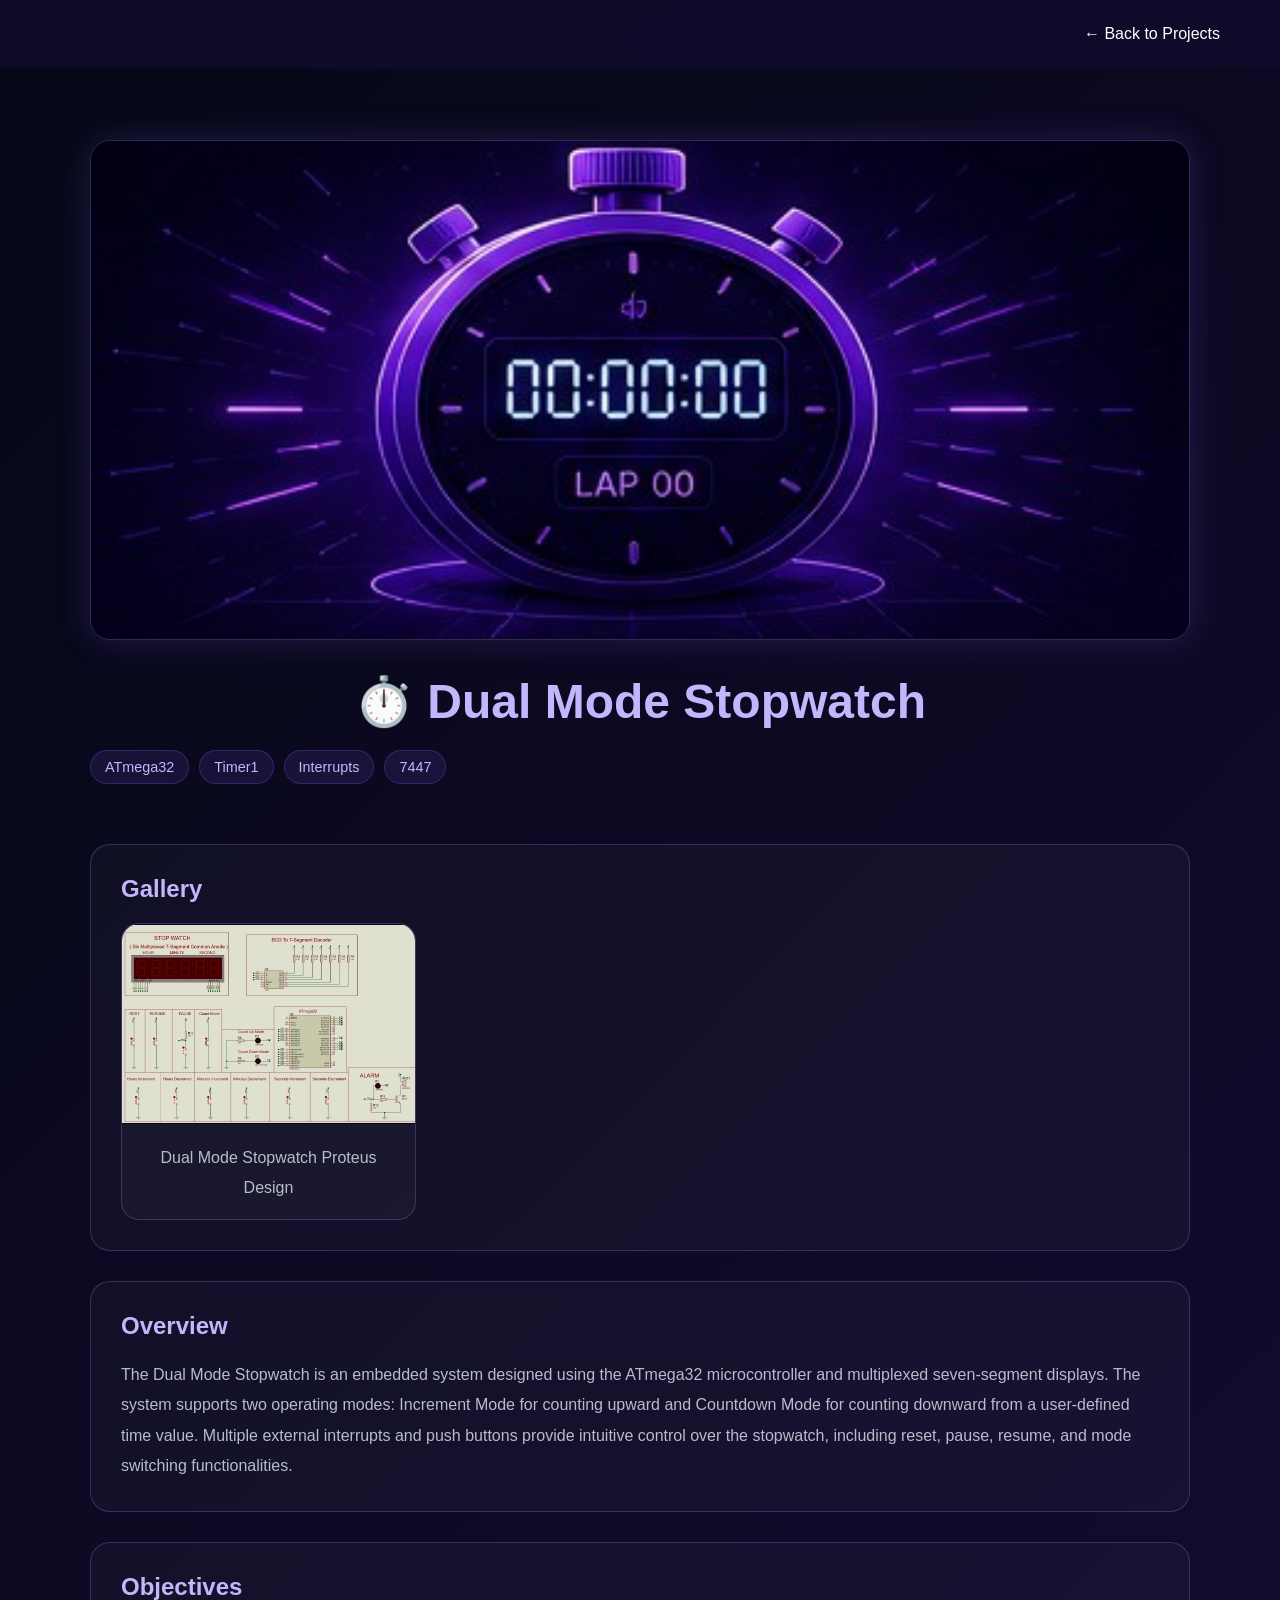
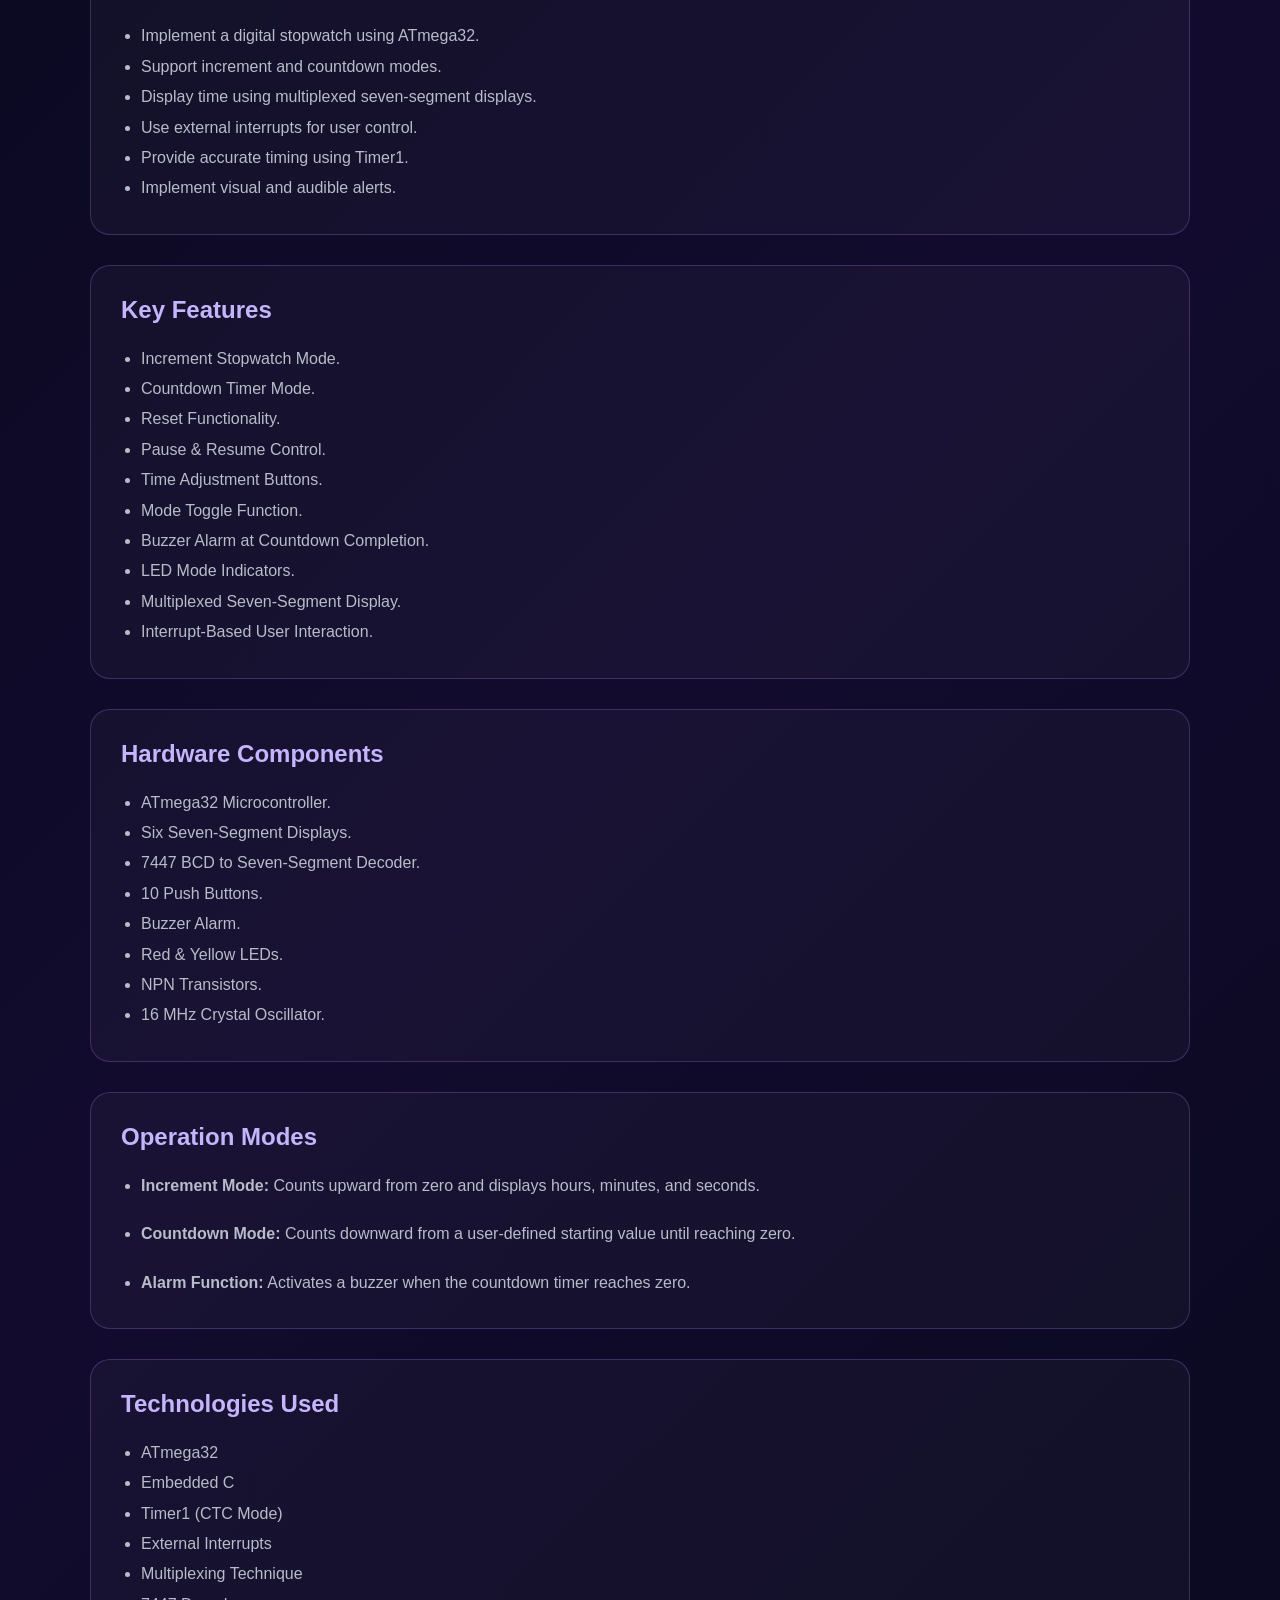
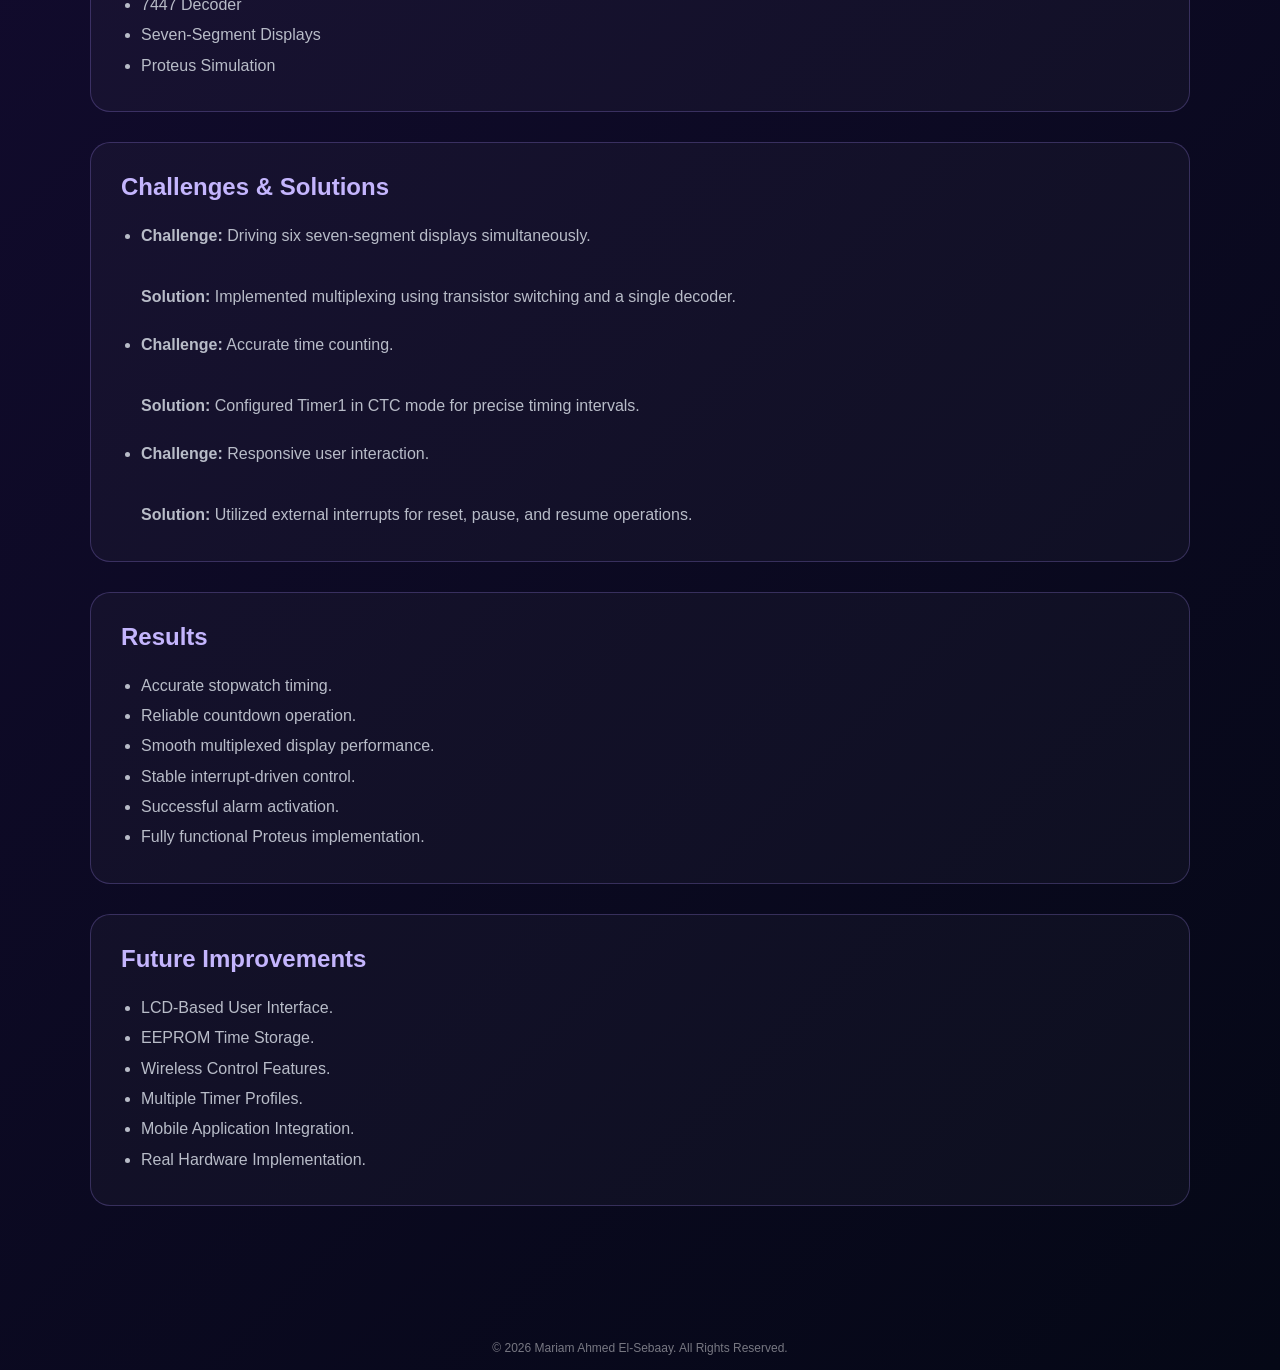
<file: stopwatch.html>
<!DOCTYPE html>
<html lang="en">

<head>

    <meta charset="UTF-8">

    <meta name="viewport" content="width=device-width, initial-scale=1.0">

    <title>Dual Mode Stopwatch</title>

    <link rel="stylesheet" href="style.css">

</head>

<body>

    <nav class="navbar">

        <div class="menu-toggle">
            ☰
        </div>

        <ul class="nav-links">

            <li>
                <a href="projects.html">
                    ← Back to Projects
                </a>
            </li>

        </ul>

    </nav>

    <section class="project-details">

        <!-- Hero -->

        <div class="project-hero">

            <img src="images/stopwatch.jpg" alt="Dual Mode Stopwatch">

            <h1>
                ⏱️ Dual Mode Stopwatch
            </h1>

            <div class="project-tags">

                <span>ATmega32</span>
                <span>Timer1</span>
                <span>Interrupts</span>
                <span>7447</span>

            </div>

        </div>

        <!-- Gallery -->

        <div class="project-section">

            <h2>Gallery</h2>
            <div class="dual-stopwatch-gallery">
                <div class="gallery-card">

                    <img src="images/stopwatch-proteus.jpg" alt="Dual Mode Stopwatch">

                    <p>
                        Dual Mode Stopwatch Proteus Design
                    </p>

                </div>
            </div>

        </div>

        <!-- Overview -->

        <div class="project-section">

            <h2>Overview</h2>

            <p>

                The Dual Mode Stopwatch is an embedded system
                designed using the ATmega32 microcontroller
                and multiplexed seven-segment displays.

                The system supports two operating modes:
                Increment Mode for counting upward and
                Countdown Mode for counting downward from
                a user-defined time value.

                Multiple external interrupts and push buttons
                provide intuitive control over the stopwatch,
                including reset, pause, resume, and mode
                switching functionalities.

            </p>

        </div>

        <!-- Objectives -->

        <div class="project-section">

            <h2>Objectives</h2>

            <ul>

                <li>Implement a digital stopwatch using ATmega32.</li>

                <li>Support increment and countdown modes.</li>

                <li>Display time using multiplexed seven-segment displays.</li>

                <li>Use external interrupts for user control.</li>

                <li>Provide accurate timing using Timer1.</li>

                <li>Implement visual and audible alerts.</li>

            </ul>

        </div>

        <!-- Features -->

        <div class="project-section">

            <h2>Key Features</h2>

            <ul>

                <li>Increment Stopwatch Mode.</li>

                <li>Countdown Timer Mode.</li>

                <li>Reset Functionality.</li>

                <li>Pause & Resume Control.</li>

                <li>Time Adjustment Buttons.</li>

                <li>Mode Toggle Function.</li>

                <li>Buzzer Alarm at Countdown Completion.</li>

                <li>LED Mode Indicators.</li>

                <li>Multiplexed Seven-Segment Display.</li>

                <li>Interrupt-Based User Interaction.</li>

            </ul>

        </div>

        <!-- Hardware -->

        <div class="project-section">

            <h2>Hardware Components</h2>

            <ul>

                <li>ATmega32 Microcontroller.</li>

                <li>Six Seven-Segment Displays.</li>

                <li>7447 BCD to Seven-Segment Decoder.</li>

                <li>10 Push Buttons.</li>

                <li>Buzzer Alarm.</li>

                <li>Red & Yellow LEDs.</li>

                <li>NPN Transistors.</li>

                <li>16 MHz Crystal Oscillator.</li>

            </ul>

        </div>

        <!-- Operation Modes -->

        <div class="project-section">

            <h2>Operation Modes</h2>

            <ul>

                <li>

                    <strong>Increment Mode:</strong>

                    Counts upward from zero and displays
                    hours, minutes, and seconds.

                </li>

                <br>

                <li>

                    <strong>Countdown Mode:</strong>

                    Counts downward from a user-defined
                    starting value until reaching zero.

                </li>

                <br>

                <li>

                    <strong>Alarm Function:</strong>

                    Activates a buzzer when the countdown
                    timer reaches zero.

                </li>

            </ul>

        </div>

        <!-- Technologies -->

        <div class="project-section">

            <h2>Technologies Used</h2>

            <ul>

                <li>ATmega32</li>

                <li>Embedded C</li>

                <li>Timer1 (CTC Mode)</li>

                <li>External Interrupts</li>

                <li>Multiplexing Technique</li>

                <li>7447 Decoder</li>

                <li>Seven-Segment Displays</li>

                <li>Proteus Simulation</li>

            </ul>

        </div>

        <!-- Challenges -->

        <div class="project-section">

            <h2>Challenges & Solutions</h2>

            <ul>

                <li>

                    <strong>Challenge:</strong>

                    Driving six seven-segment displays
                    simultaneously.

                    <br><br>

                    <strong>Solution:</strong>

                    Implemented multiplexing using
                    transistor switching and a single
                    decoder.

                </li>

                <br>

                <li>

                    <strong>Challenge:</strong>

                    Accurate time counting.

                    <br><br>

                    <strong>Solution:</strong>

                    Configured Timer1 in CTC mode
                    for precise timing intervals.

                </li>

                <br>

                <li>

                    <strong>Challenge:</strong>

                    Responsive user interaction.

                    <br><br>

                    <strong>Solution:</strong>

                    Utilized external interrupts for
                    reset, pause, and resume operations.

                </li>

            </ul>

        </div>

        <!-- Results -->

        <div class="project-section">

            <h2>Results</h2>

            <ul>

                <li>Accurate stopwatch timing.</li>

                <li>Reliable countdown operation.</li>

                <li>Smooth multiplexed display performance.</li>

                <li>Stable interrupt-driven control.</li>

                <li>Successful alarm activation.</li>

                <li>Fully functional Proteus implementation.</li>

            </ul>

        </div>

        <!-- Future Work -->

        <div class="project-section">

            <h2>Future Improvements</h2>

            <ul>

                <li>LCD-Based User Interface.</li>

                <li>EEPROM Time Storage.</li>

                <li>Wireless Control Features.</li>

                <li>Multiple Timer Profiles.</li>

                <li>Mobile Application Integration.</li>

                <li>Real Hardware Implementation.</li>

            </ul>

        </div>

    </section>

    <script src="script.js"></script>

    <footer>
        <p>© 2026 Mariam Ahmed El-Sebaay. All Rights Reserved.</p>
    </footer>

</body>

</html>
</file>
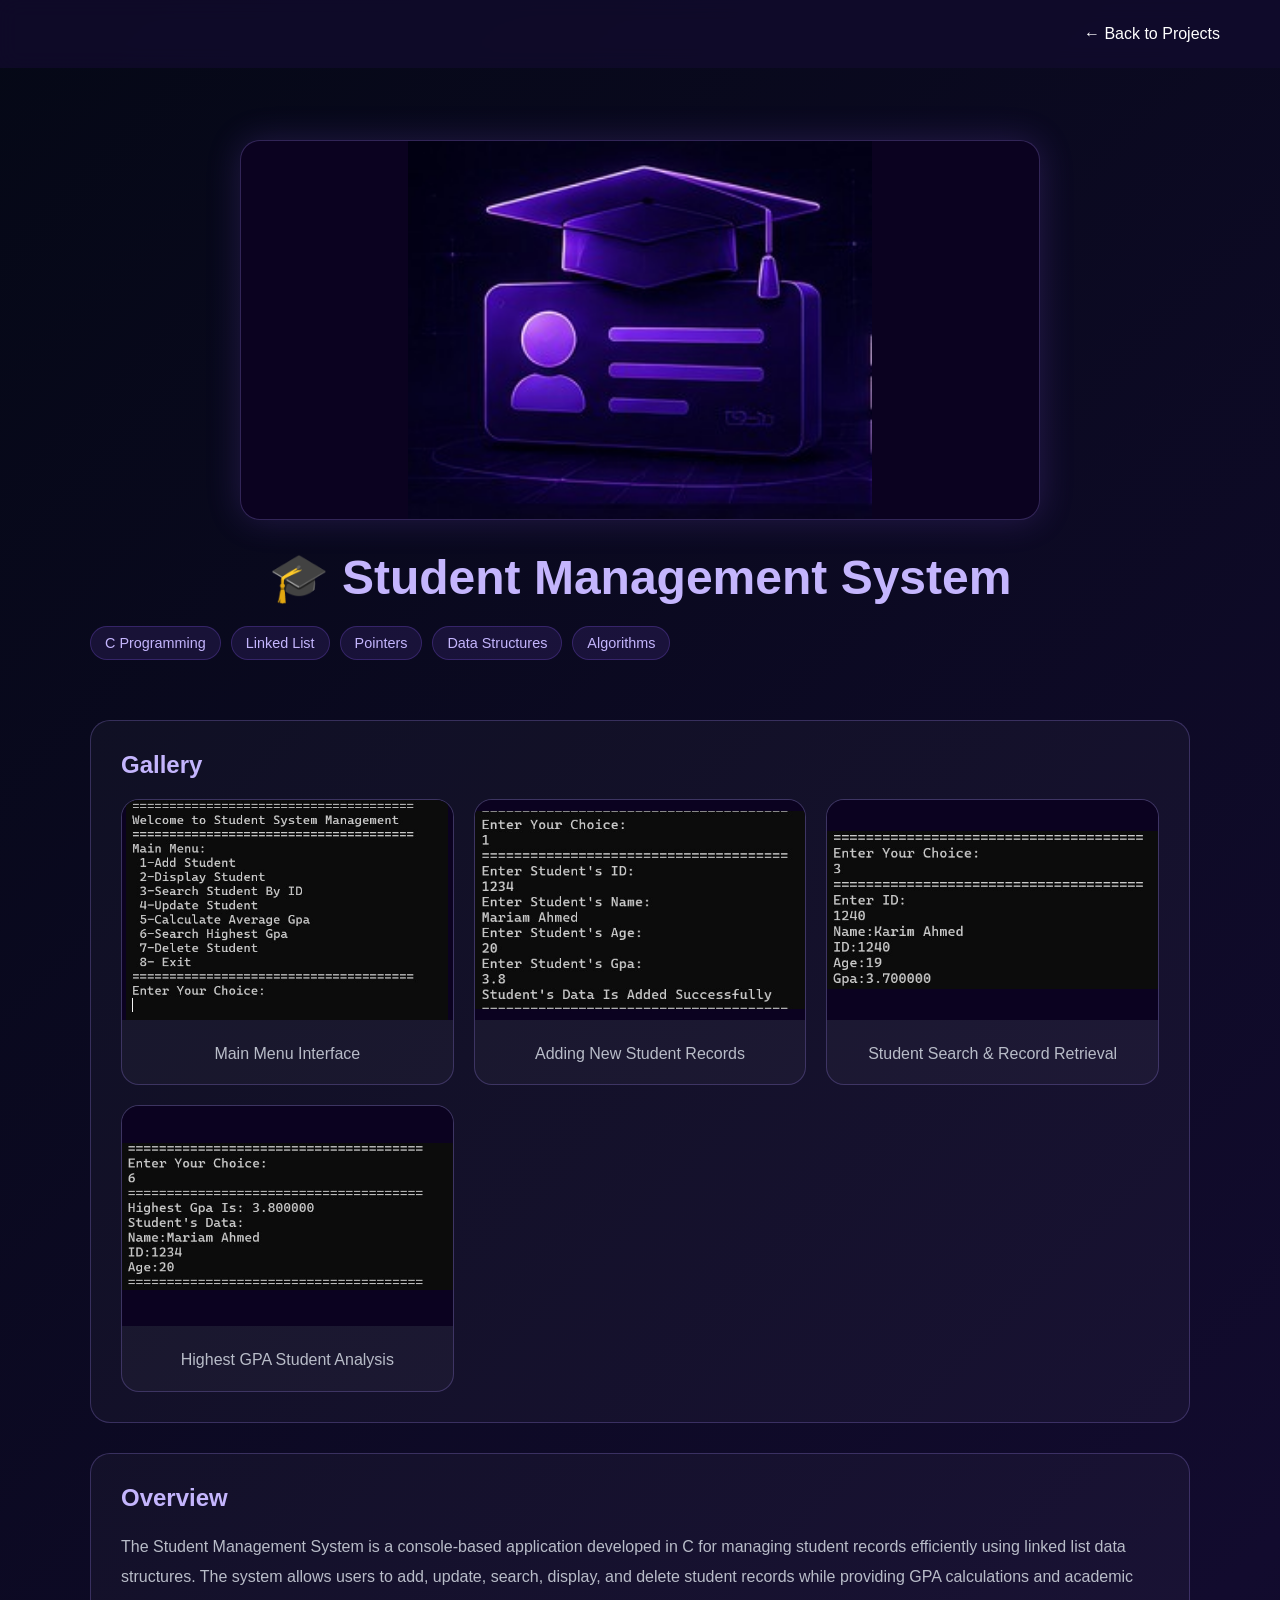
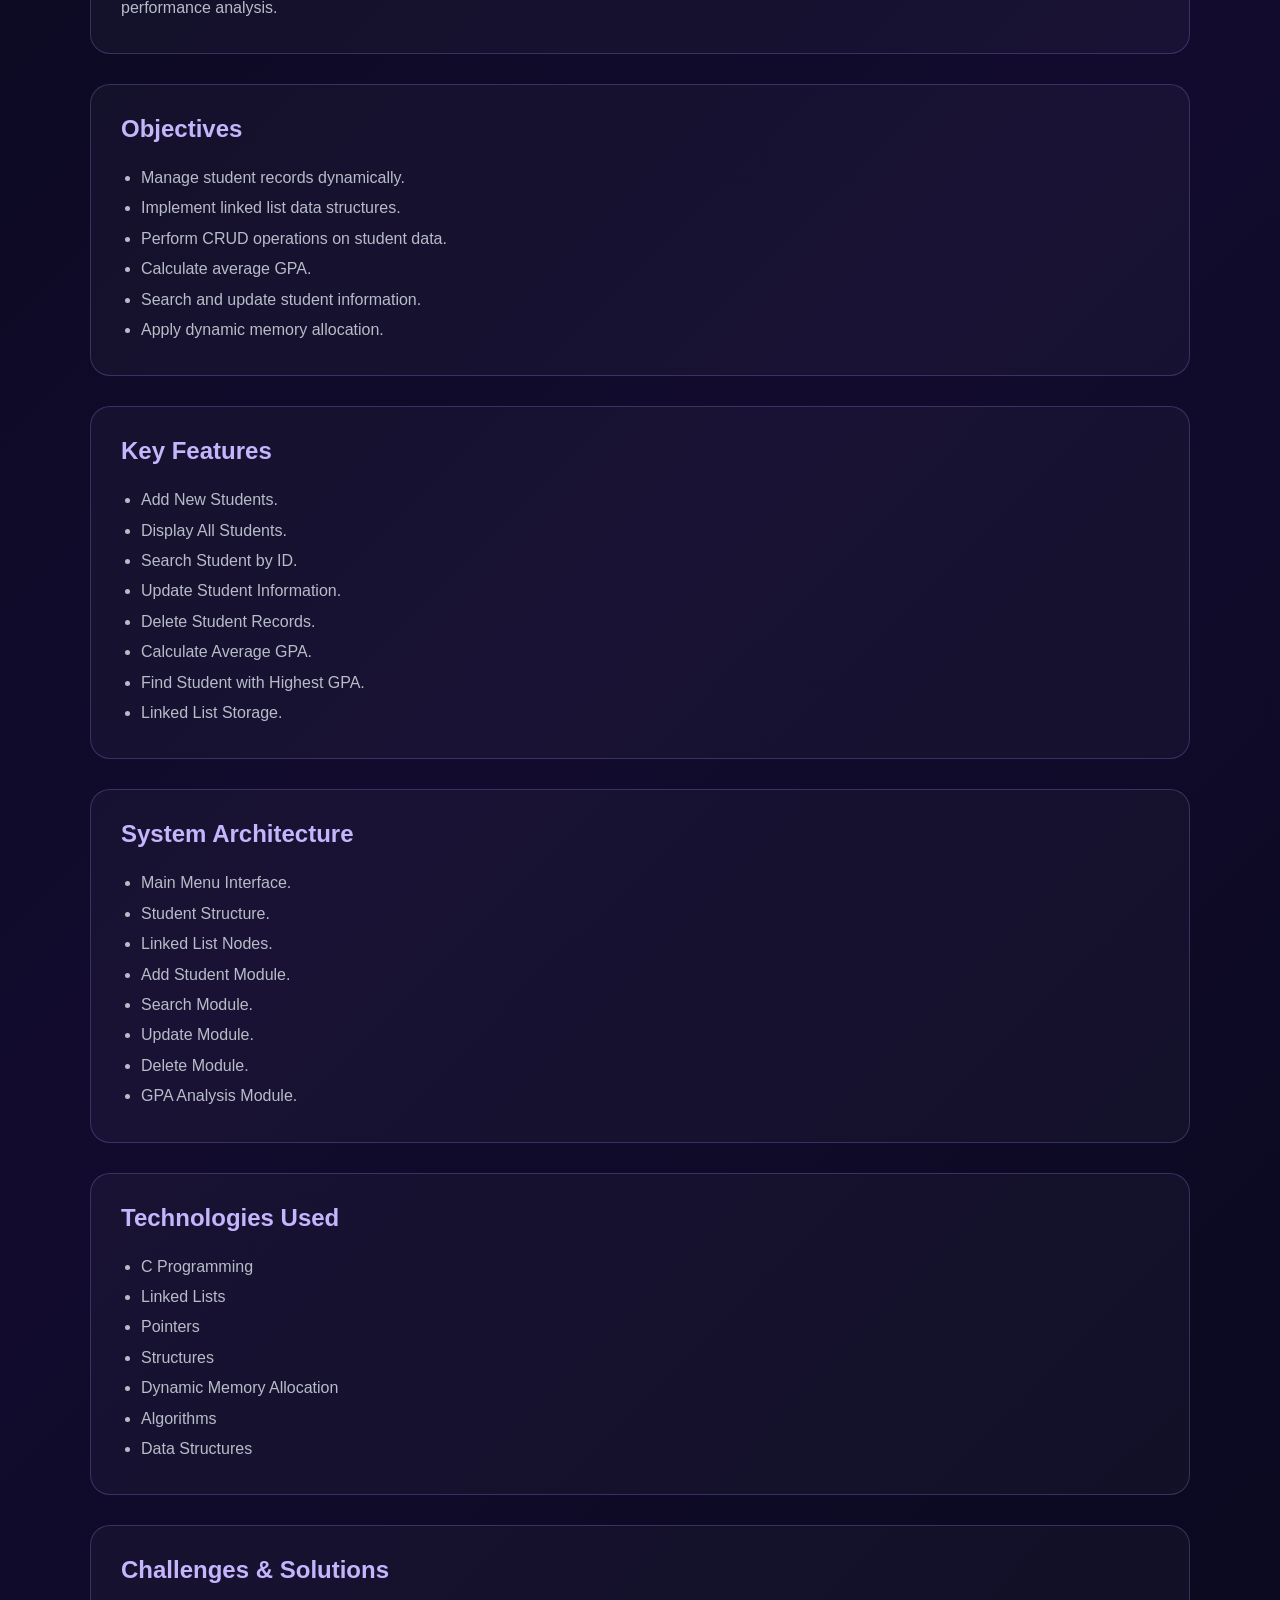
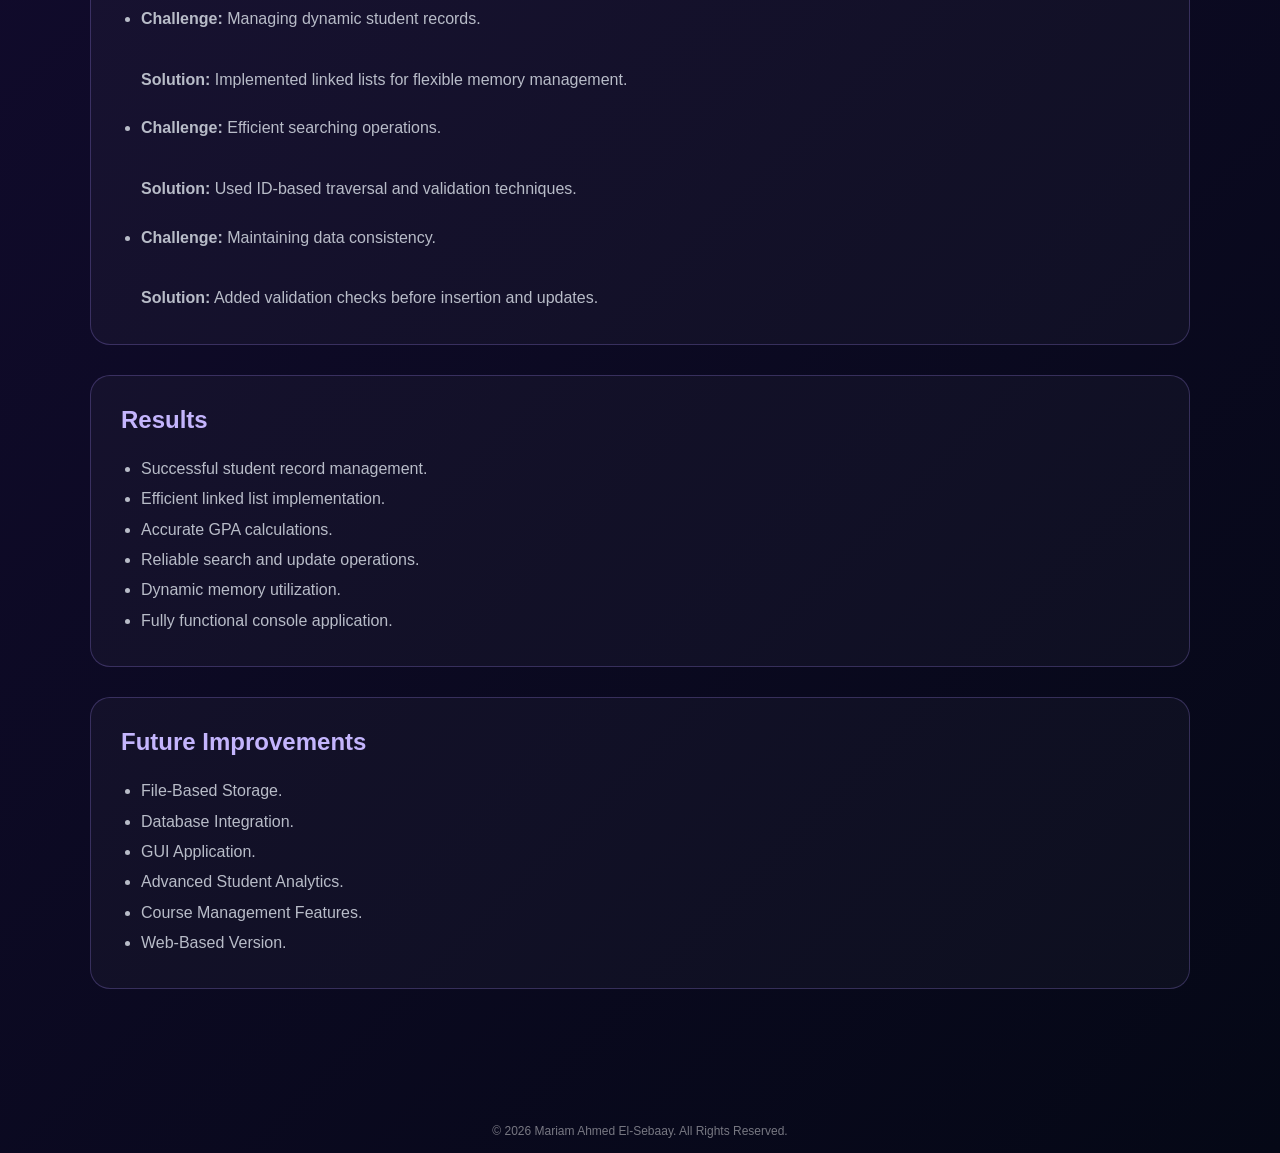
<file: student-system.html>
<!DOCTYPE html>
<html lang="en">

<head>

    <meta charset="UTF-8">

    <meta name="viewport" content="width=device-width, initial-scale=1.0">

    <title>Student Management System</title>

    <link rel="stylesheet" href="style.css">

</head>

<body>

    <nav class="navbar">

        <div class="menu-toggle">
            ☰
        </div>

        <ul class="nav-links">

            <li>
                <a href="projects.html">
                    ← Back to Projects
                </a>
            </li>

        </ul>

    </nav>

    <section class="project-details">

        <!-- Hero -->

        <div class="project-hero student-hero">

            <img src="images/student-system.jpg" alt="Student Management System">

            <h1>
                🎓 Student Management System
            </h1>

            <div class="project-tags">

                <span>C Programming</span>
                <span>Linked List</span>
                <span>Pointers</span>
                <span>Data Structures</span>
                <span>Algorithms</span>

            </div>

        </div>

        <!-- Gallery -->

        <div class="project-section">

            <h2>Gallery</h2>

            <div class="student-gallery">

                <div class="gallery-card">

                    <img src="images/student-menu.jpg" alt="Main Menu">

                    <p>
                        Main Menu Interface
                    </p>

                </div>

                <div class="gallery-card">

                    <img src="images/student-add.jpg" alt="Add Student">

                    <p>
                        Adding New Student Records
                    </p>

                </div>

                <div class="gallery-card">

                    <img src="images/student-search.jpg" alt="Search Student">

                    <p>
                        Student Search & Record Retrieval
                    </p>

                </div>

                <div class="gallery-card">

                    <img src="images/student-highest-gpa.jpg" alt="Highest GPA">

                    <p>
                        Highest GPA Student Analysis
                    </p>

                </div>

            </div>

        </div>

        <!-- Overview -->

        <div class="project-section">

            <h2>Overview</h2>

            <p>

                The Student Management System is a
                console-based application developed in C
                for managing student records efficiently
                using linked list data structures.

                The system allows users to add, update,
                search, display, and delete student
                records while providing GPA calculations
                and academic performance analysis.

            </p>

        </div>

        <!-- Objectives -->

        <div class="project-section">

            <h2>Objectives</h2>

            <ul>

                <li>Manage student records dynamically.</li>

                <li>Implement linked list data structures.</li>

                <li>Perform CRUD operations on student data.</li>

                <li>Calculate average GPA.</li>

                <li>Search and update student information.</li>

                <li>Apply dynamic memory allocation.</li>

            </ul>

        </div>

        <!-- Features -->

        <div class="project-section">

            <h2>Key Features</h2>

            <ul>

                <li>Add New Students.</li>

                <li>Display All Students.</li>

                <li>Search Student by ID.</li>

                <li>Update Student Information.</li>

                <li>Delete Student Records.</li>

                <li>Calculate Average GPA.</li>

                <li>Find Student with Highest GPA.</li>

                <li>Linked List Storage.</li>

            </ul>

        </div>

        <!-- Architecture -->

        <div class="project-section">

            <h2>System Architecture</h2>

            <ul>

                <li>Main Menu Interface.</li>

                <li>Student Structure.</li>

                <li>Linked List Nodes.</li>

                <li>Add Student Module.</li>

                <li>Search Module.</li>

                <li>Update Module.</li>

                <li>Delete Module.</li>

                <li>GPA Analysis Module.</li>

            </ul>

        </div>

        <!-- Technologies -->

        <div class="project-section">

            <h2>Technologies Used</h2>

            <ul>

                <li>C Programming</li>

                <li>Linked Lists</li>

                <li>Pointers</li>

                <li>Structures</li>

                <li>Dynamic Memory Allocation</li>

                <li>Algorithms</li>

                <li>Data Structures</li>

            </ul>

        </div>

        <!-- Challenges -->

        <div class="project-section">

            <h2>Challenges & Solutions</h2>

            <ul>

                <li>

                    <strong>Challenge:</strong>
                    Managing dynamic student records.

                    <br><br>

                    <strong>Solution:</strong>
                    Implemented linked lists for
                    flexible memory management.

                </li>

                <br>

                <li>

                    <strong>Challenge:</strong>
                    Efficient searching operations.

                    <br><br>

                    <strong>Solution:</strong>
                    Used ID-based traversal and
                    validation techniques.

                </li>

                <br>

                <li>

                    <strong>Challenge:</strong>
                    Maintaining data consistency.

                    <br><br>

                    <strong>Solution:</strong>
                    Added validation checks before
                    insertion and updates.

                </li>

            </ul>

        </div>

        <!-- Results -->

        <div class="project-section">

            <h2>Results</h2>

            <ul>

                <li>Successful student record management.</li>

                <li>Efficient linked list implementation.</li>

                <li>Accurate GPA calculations.</li>

                <li>Reliable search and update operations.</li>

                <li>Dynamic memory utilization.</li>

                <li>Fully functional console application.</li>

            </ul>

        </div>

        <!-- Future Work -->

        <div class="project-section">

            <h2>Future Improvements</h2>

            <ul>

                <li>File-Based Storage.</li>

                <li>Database Integration.</li>

                <li>GUI Application.</li>

                <li>Advanced Student Analytics.</li>

                <li>Course Management Features.</li>

                <li>Web-Based Version.</li>

            </ul>

        </div>

    </section>

    <script src="script.js"></script>

    <footer>
        <p>© 2026 Mariam Ahmed El-Sebaay. All Rights Reserved.</p>
    </footer>

</body>

</html>
</file>
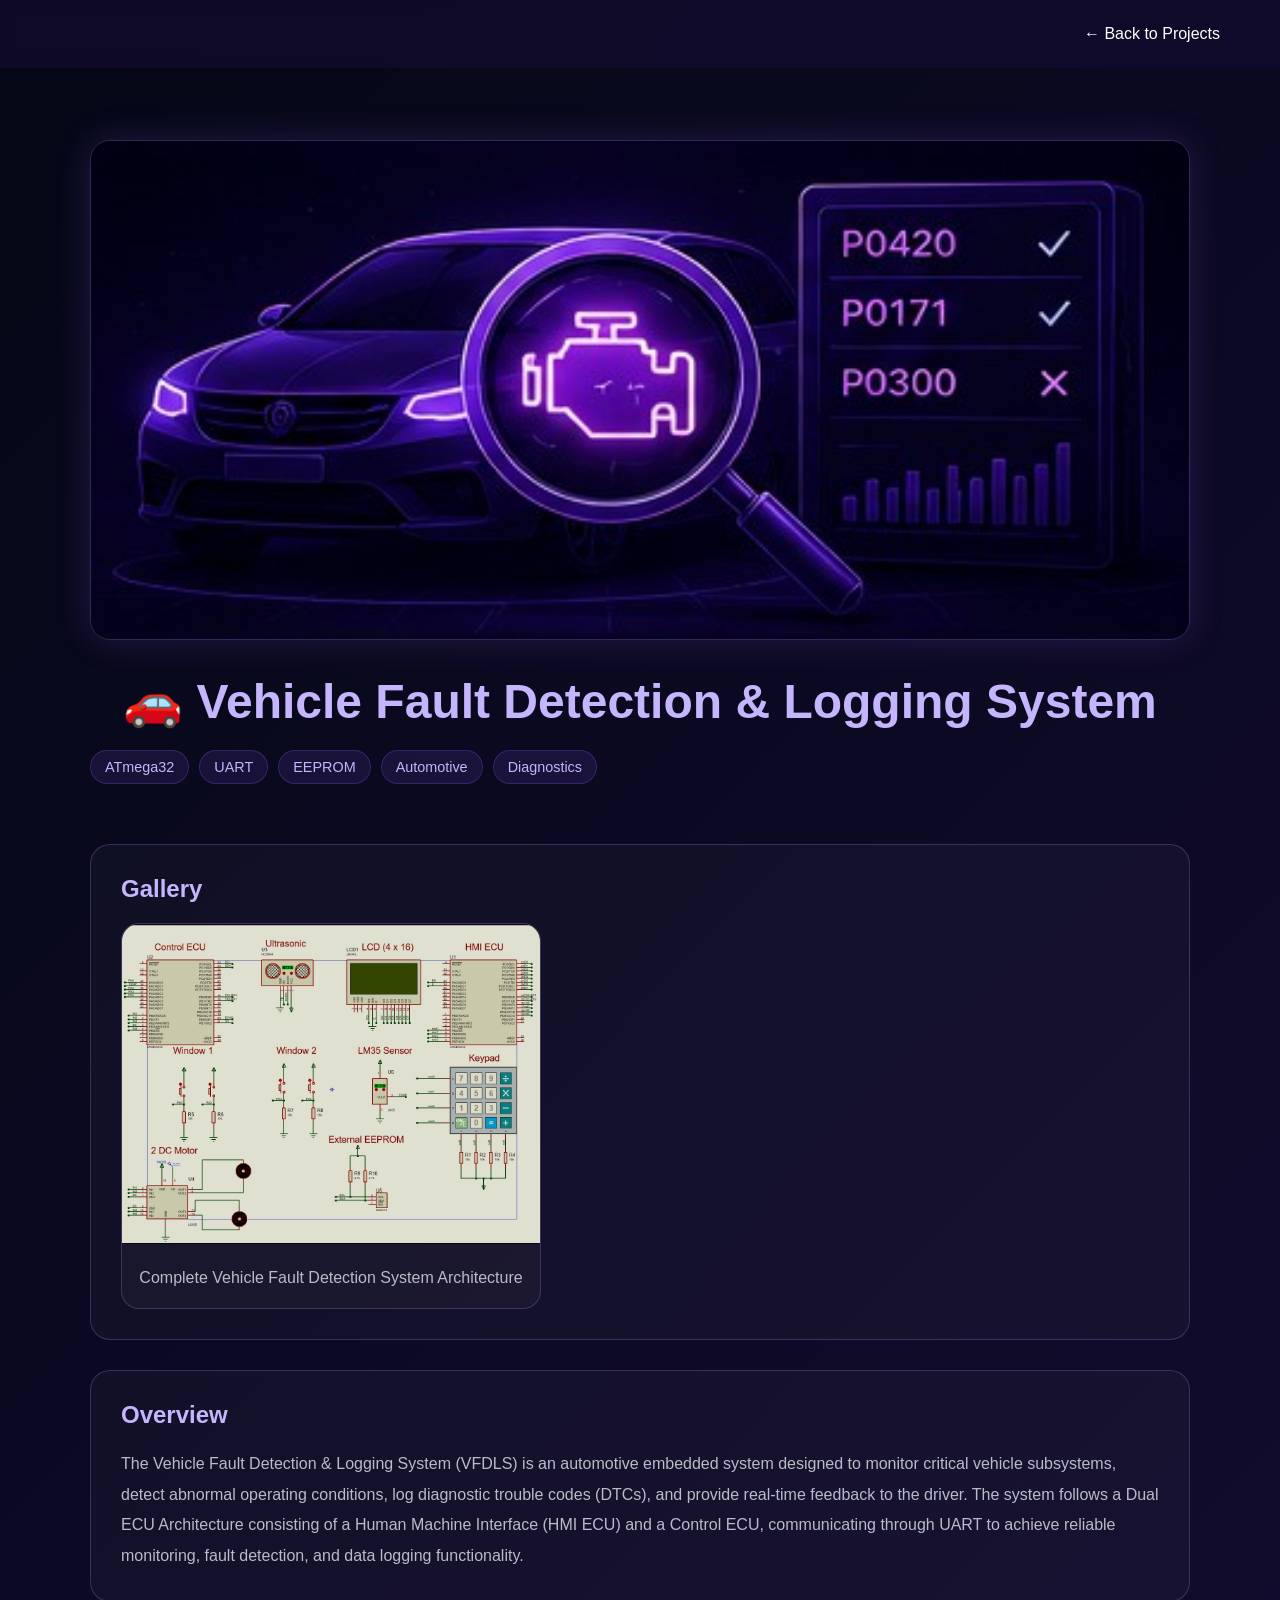
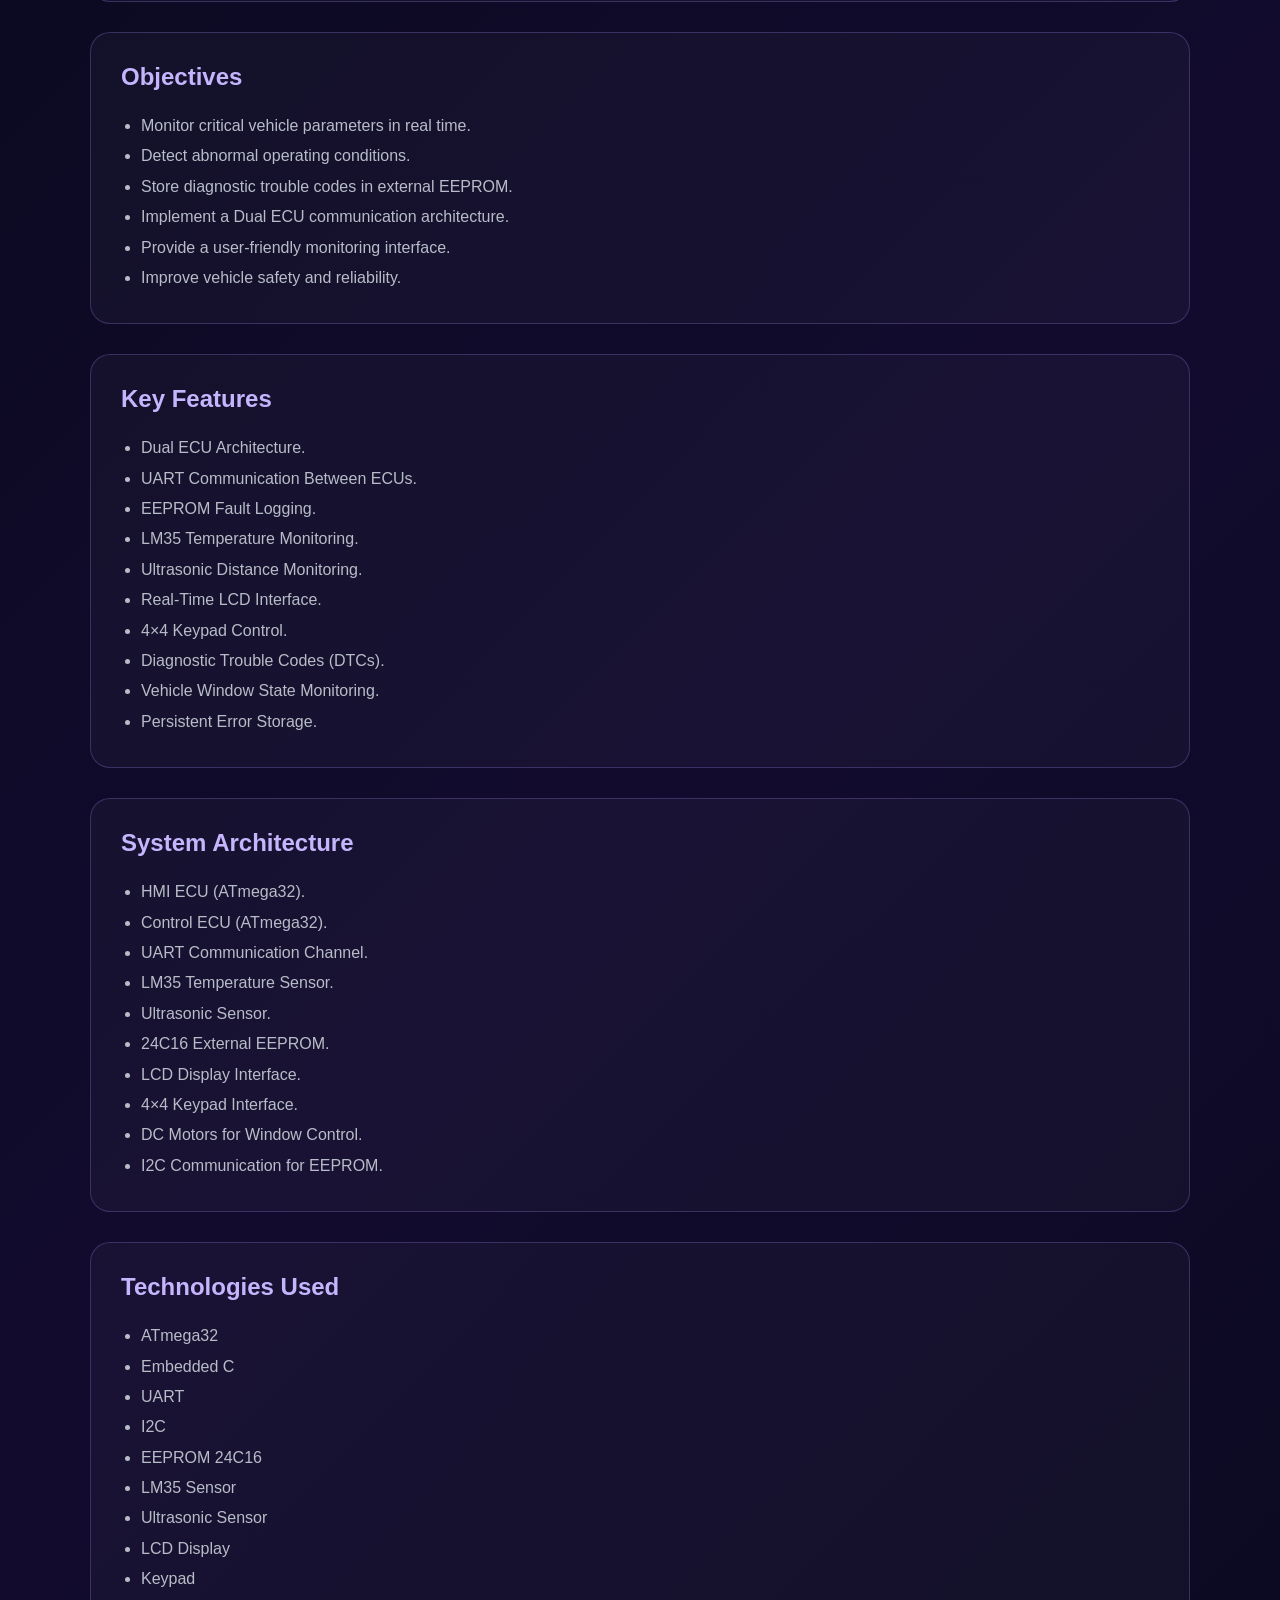
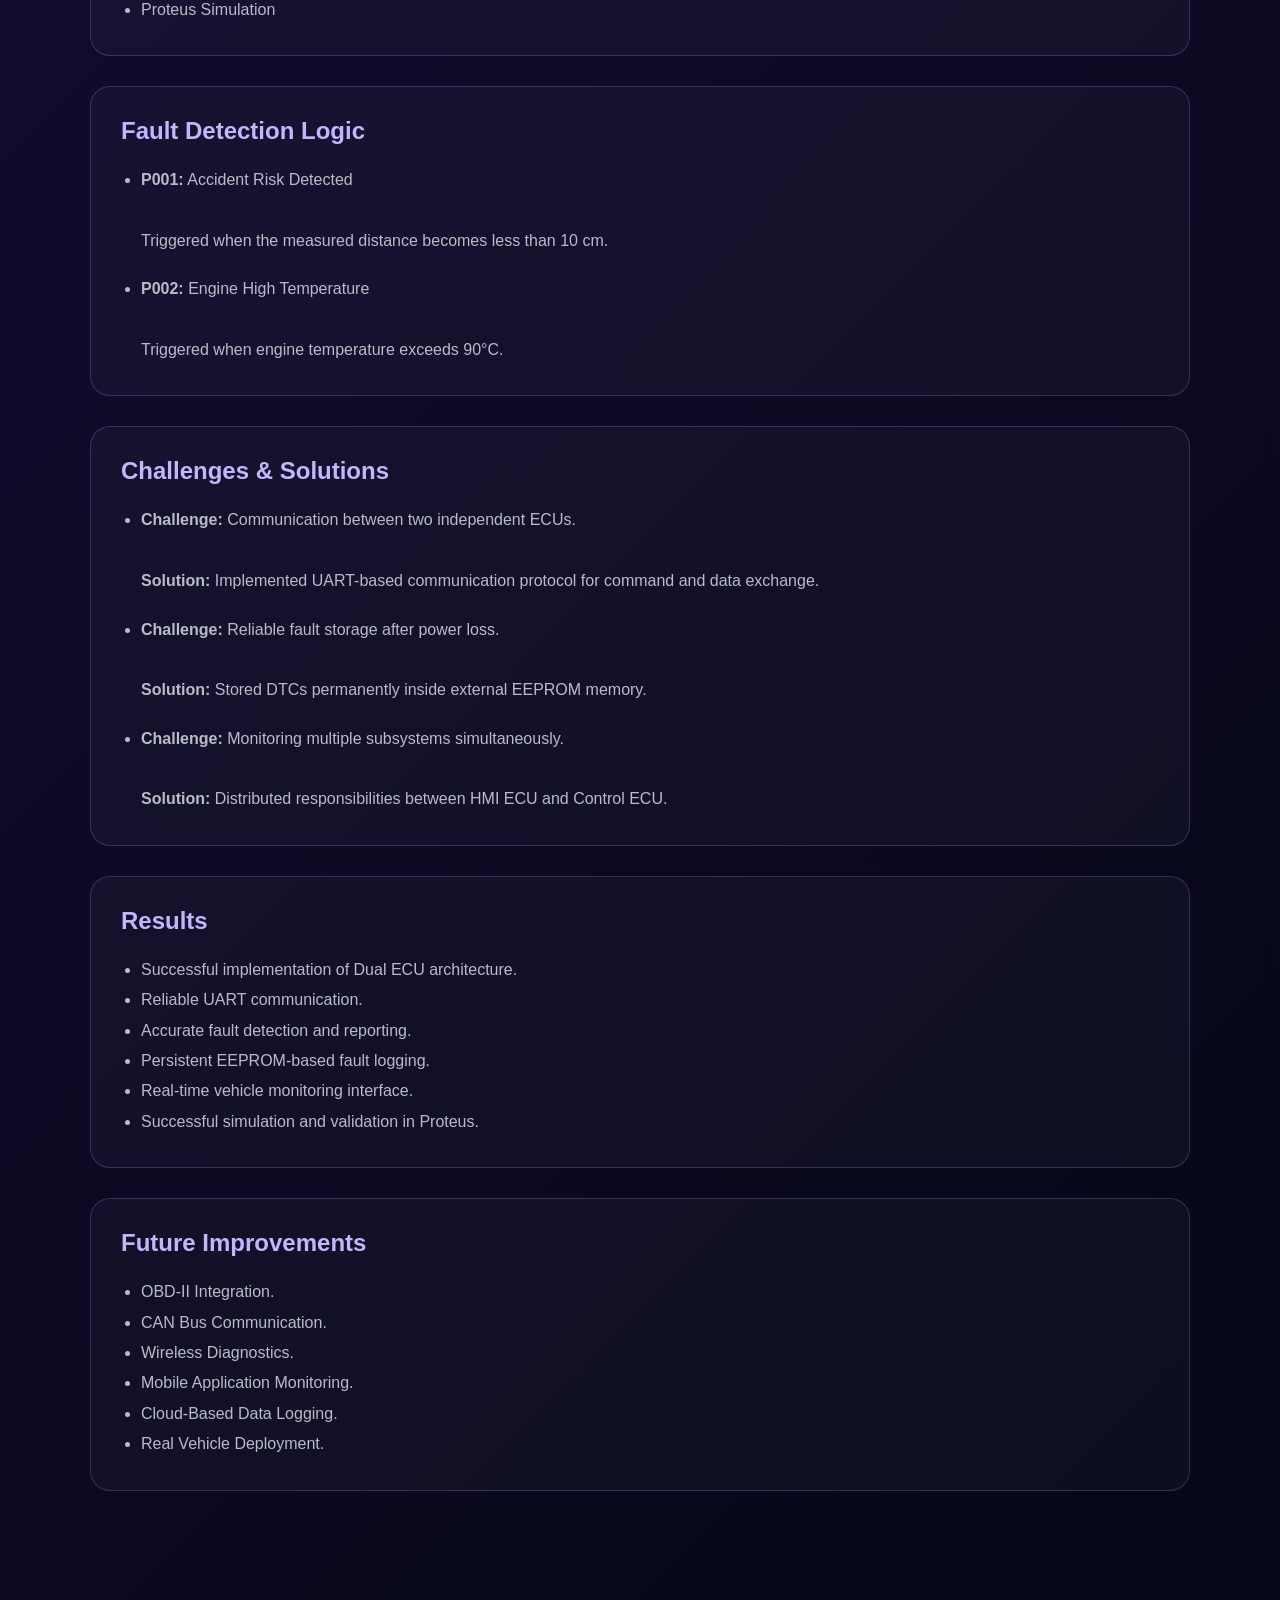
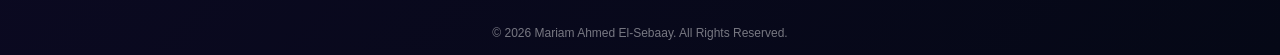
<file: vehicle-fault-system.html>
<!DOCTYPE html>
<html lang="en">

<head>

    <meta charset="UTF-8">

    <meta name="viewport" content="width=device-width, initial-scale=1.0">

    <title>Vehicle Fault Detection & Logging System</title>

    <link rel="stylesheet" href="style.css">

</head>

<body>

    <nav class="navbar">

        <div class="menu-toggle">
            ☰
        </div>


        <ul class="nav-links">

            <li>
                <a href="projects.html">
                    ← Back to Projects
                </a>
            </li>

        </ul>

    </nav>

    <section class="project-details">

        <!-- Hero -->

        <div class="project-hero">

            <img src="images/fault-detection.jpg" alt="Vehicle Fault Detection System">

            <h1>
                🚗 Vehicle Fault Detection & Logging System
            </h1>

            <div class="project-tags">

                <span>ATmega32</span>
                <span>UART</span>
                <span>EEPROM</span>
                <span>Automotive</span>
                <span>Diagnostics</span>

            </div>

        </div>

         <!-- Gallery -->

        <div class="project-section">

            <h2>Gallery</h2>

            <div class="vehicle-gallery">

                <div class="gallery-card">

                    <img src="images/vehicle-proteus.jpg" alt="Fault Detection System">

                    <p>
                        Complete Vehicle Fault Detection System Architecture
                    </p>

                </div>

            </div>

        </div>

        <!-- Overview -->

        <div class="project-section">

            <h2>Overview</h2>

            <p>

                The Vehicle Fault Detection & Logging System (VFDLS)
                is an automotive embedded system designed to monitor
                critical vehicle subsystems, detect abnormal operating
                conditions, log diagnostic trouble codes (DTCs), and
                provide real-time feedback to the driver.

                The system follows a Dual ECU Architecture consisting
                of a Human Machine Interface (HMI ECU) and a Control ECU,
                communicating through UART to achieve reliable monitoring,
                fault detection, and data logging functionality.

            </p>

        </div>

        <!-- Objectives -->

        <div class="project-section">

            <h2>Objectives</h2>

            <ul>

                <li>Monitor critical vehicle parameters in real time.</li>

                <li>Detect abnormal operating conditions.</li>

                <li>Store diagnostic trouble codes in external EEPROM.</li>

                <li>Implement a Dual ECU communication architecture.</li>

                <li>Provide a user-friendly monitoring interface.</li>

                <li>Improve vehicle safety and reliability.</li>

            </ul>

        </div>

        <!-- Features -->

        <div class="project-section">

            <h2>Key Features</h2>

            <ul>

                <li>Dual ECU Architecture.</li>

                <li>UART Communication Between ECUs.</li>

                <li>EEPROM Fault Logging.</li>

                <li>LM35 Temperature Monitoring.</li>

                <li>Ultrasonic Distance Monitoring.</li>

                <li>Real-Time LCD Interface.</li>

                <li>4×4 Keypad Control.</li>

                <li>Diagnostic Trouble Codes (DTCs).</li>

                <li>Vehicle Window State Monitoring.</li>

                <li>Persistent Error Storage.</li>

            </ul>

        </div>

        <!-- Architecture -->

        <div class="project-section">

            <h2>System Architecture</h2>

            <ul>

                <li>HMI ECU (ATmega32).</li>

                <li>Control ECU (ATmega32).</li>

                <li>UART Communication Channel.</li>

                <li>LM35 Temperature Sensor.</li>

                <li>Ultrasonic Sensor.</li>

                <li>24C16 External EEPROM.</li>

                <li>LCD Display Interface.</li>

                <li>4×4 Keypad Interface.</li>

                <li>DC Motors for Window Control.</li>

                <li>I2C Communication for EEPROM.</li>

            </ul>

        </div>

        <!-- Technologies -->

        <div class="project-section">

            <h2>Technologies Used</h2>

            <ul>

                <li>ATmega32</li>

                <li>Embedded C</li>

                <li>UART</li>

                <li>I2C</li>

                <li>EEPROM 24C16</li>

                <li>LM35 Sensor</li>

                <li>Ultrasonic Sensor</li>

                <li>LCD Display</li>

                <li>Keypad</li>

                <li>Proteus Simulation</li>

            </ul>

        </div>

        <!-- Fault Detection -->

        <div class="project-section">

            <h2>Fault Detection Logic</h2>

            <ul>

                <li>

                    <strong>P001:</strong>
                    Accident Risk Detected

                    <br><br>

                    Triggered when the measured distance
                    becomes less than 10 cm.

                </li>

                <br>

                <li>

                    <strong>P002:</strong>
                    Engine High Temperature

                    <br><br>

                    Triggered when engine temperature
                    exceeds 90°C.

                </li>

            </ul>

        </div>

        <!-- Challenges -->

        <div class="project-section">

            <h2>Challenges & Solutions</h2>

            <ul>

                <li>

                    <strong>Challenge:</strong>
                    Communication between two independent ECUs.

                    <br><br>

                    <strong>Solution:</strong>
                    Implemented UART-based communication
                    protocol for command and data exchange.

                </li>

                <br>

                <li>

                    <strong>Challenge:</strong>
                    Reliable fault storage after power loss.

                    <br><br>

                    <strong>Solution:</strong>
                    Stored DTCs permanently inside
                    external EEPROM memory.

                </li>

                <br>

                <li>

                    <strong>Challenge:</strong>
                    Monitoring multiple subsystems simultaneously.

                    <br><br>

                    <strong>Solution:</strong>
                    Distributed responsibilities between
                    HMI ECU and Control ECU.

                </li>

            </ul>

        </div>

        <!-- Results -->

        <div class="project-section">

            <h2>Results</h2>

            <ul>

                <li>Successful implementation of Dual ECU architecture.</li>

                <li>Reliable UART communication.</li>

                <li>Accurate fault detection and reporting.</li>

                <li>Persistent EEPROM-based fault logging.</li>

                <li>Real-time vehicle monitoring interface.</li>

                <li>Successful simulation and validation in Proteus.</li>

            </ul>

        </div>

        <!-- Future Work -->

        <div class="project-section">

            <h2>Future Improvements</h2>

            <ul>

                <li>OBD-II Integration.</li>

                <li>CAN Bus Communication.</li>

                <li>Wireless Diagnostics.</li>

                <li>Mobile Application Monitoring.</li>

                <li>Cloud-Based Data Logging.</li>

                <li>Real Vehicle Deployment.</li>

            </ul>

        </div>

    </section>

    <script src="script.js"></script>

    <footer>
        <p>© 2026 Mariam Ahmed El-Sebaay. All Rights Reserved.</p>
    </footer>

</body>

</html>
</file>
<file: style.css>
* {
    margin: 0;
    padding: 0;
    box-sizing: border-box;
}

:root {

    /* Main Theme */

    --primary: #8b5cf6;
    --primary-light: #c4b5fd;

    /* Glow */

    --primary-border: #9f7aea;

    --primary-glow-strong: rgba(139, 92, 246, .55);
    --primary-glow-medium: rgba(139, 92, 246, .35);
    --primary-glow-soft: rgba(139, 92, 246, .22);

    /* Background */

    --bg1: #050816;
    --bg2: #120b2e;

    /* Cards */

    --card-bg: rgba(255, 255, 255, 0.03);
    --card-border: rgba(167, 139, 250, .25);

    /* Text */

    --text: #ffffff;
    --text-secondary: #b8bcc8;
}

html {
    scroll-behavior: smooth;
}

body {

    background: linear-gradient(135deg,
            var(--bg1),
            var(--bg2),
            var(--bg1));

    color: var(--text);

    font-family: Arial, sans-serif;
}

/* ================= HOME ================= */

.hero {

    min-height: 100vh;

    display: flex;

    flex-direction: column;

    justify-content: center;

    align-items: center;

    text-align: center;

    padding: 40px;
}

.profile-img {

    width: 220px;

    height: 220px;

    object-fit: cover;

    object-position: center top;

    border-radius: 50%;

    margin-bottom: 30px;

    border: 3px solid var(--primary-border);

    box-shadow:
        0 0 30px var(--primary-glow-strong),
        0 0 60px var(--primary-glow-medium);
}

.hero h1 {

    font-size: 4rem;

    margin-bottom: 15px;
}

.hero h2 {

    color: var(--text-secondary);

    font-weight: 500;

    margin-bottom: 25px;
}

.tags {

    display: flex;

    justify-content: center;

    gap: 30px;

    flex-wrap: wrap;
}

.tags span {

    color: var(--primary-light);

    font-weight: 600;

    font-size: 1.1rem;
}

.hero p {

    font-size: 1.4rem;

    max-width: 700px;

    margin-bottom: 35px;

    line-height: 1.8;
}

/* ================= BUTTON ================= */

.btn {

    text-decoration: none;

    background: linear-gradient(135deg,
            var(--primary),
            var(--primary-light));

    color: white;

    padding: 15px 35px;

    border-radius: 12px;

    font-size: 1.1rem;

    box-shadow:
        0 0 15px rgba(139, 92, 246, .25);

    transition: 0.3s;
}

.btn:hover {

    transform: translateY(-4px);

    box-shadow:
        0 0 25px rgba(139, 92, 246, .45);
}

/* ================= NAVBAR ================= */

.navbar {

    position: fixed;

    top: 0;

    left: 0;

    width: 100%;

    display: flex;

    justify-content: flex-end;

    padding: 25px 60px;

    background: rgba(18, 11, 46, 0.75);

    backdrop-filter: blur(10px);

    z-index: 1000;
}

.nav-links {

    display: flex;

    list-style: none;

    gap: 35px;
}

.nav-links a {

    text-decoration: none;

    color: white;

    font-size: 1rem;

    transition: 0.3s;
}

.nav-links a:hover {

    color: var(--primary-light);
}

.active {
    color: var(--primary-light) !important;
}

/* ================= EDUCATION ================= */

.education-page {

    min-height: 100vh;

    padding-top: 140px;

    text-align: center;
}

.education-page h1 {

    color: var(--primary-light);

    font-size: 3.5rem;

    margin-bottom: 50px;

    text-shadow:
        0 0 18px rgba(139, 92, 246, .35);
}

.education-card {

    width: min(800px, 90%);

    margin: auto;

    padding: 50px;

    border-radius: 20px;

    background: var(--card-bg);

    border: 1px solid var(--card-border);

    box-shadow:
        0 0 45px rgba(139, 92, 246, .20);

    transition: 0.3s;
}

.education-card:hover {

    transform: translateY(-5px);

    box-shadow:
        0 0 55px rgba(139, 92, 246, .28);
}

.education-card h2 {

    font-size: 2.5rem;

    margin-bottom: 25px;
}

.education-card p {

    color: var(--text-secondary);

    font-size: 1.2rem;

    margin-bottom: 15px;
}

.degree {

    color: var(--primary-light);

    font-weight: 600;

    font-size: 1.3rem;
}

/* ================= SKILLS ================= */

.skills-page {

    padding-top: 140px;

    padding-bottom: 80px;

    width: min(1200px, 90%);

    margin: auto;
}

.skills-page h1 {

    text-align: center;

    color: var(--primary-light);

    font-size: 3rem;

    margin-bottom: 40px;

    text-shadow:
        0 0 18px rgba(139, 92, 246, .35);
}

.skills-grid {

    display: grid;

    grid-template-columns: repeat(auto-fit, minmax(450px, 1fr));

    gap: 30px;
}

.skill-card {

    background: var(--card-bg);

    border: 1px solid var(--card-border);

    border-radius: 20px;

    padding: 35px;

    box-shadow:
        0 0 30px rgba(139, 92, 246, .15);

    transition: .3s;
}

.skill-card:hover {

    transform: translateY(-5px);

    box-shadow:
        0 0 45px rgba(139, 92, 246, .25);
}

.skill-card h2 {

    color: var(--primary-light);

    margin-bottom: 25px;

    font-size: 1.5rem;
}

.skill-tags {

    display: flex;

    flex-wrap: wrap;

    gap: 12px;
}

.skill-tags span {

    background: rgba(139, 92, 246, .12);

    border: 1px solid rgba(139, 92, 246, .25);

    color: var(--primary-light);

    padding: 10px 16px;

    border-radius: 999px;

    font-size: .95rem;

    transition: .3s;
}

.skill-tags span:hover {

    transform: translateY(-3px);

    background: rgba(139, 92, 246, .25);

    box-shadow:
        0 0 15px rgba(139, 92, 246, .35);

}

/* ================= CONTACT ================= */

.contact-page {

    min-height: 100vh;

    padding-top: 140px;

    width: min(1200px, 90%);

    margin: auto;

    text-align: center;
}

.contact-page h1 {

    color: var(--primary-light);

    font-size: 3rem;

    margin-bottom: 50px;

    text-shadow:
        0 0 18px rgba(139, 92, 246, .35);
}

.contact-grid {

    display: grid;

    grid-template-columns: repeat(3, 1fr);

    gap: 30px;

    max-width: 1100px;

    margin: auto;
}

.contact-card {

    min-height: 170px;

    background: var(--card-bg);

    border: 1px solid var(--card-border);

    border-radius: 20px;

    padding: 35px;

    box-shadow:
        0 0 30px rgba(139, 92, 246, .15);

    transition: .3s;
}

.contact-card:hover {

    transform: translateY(-5px);

    box-shadow:
        0 0 45px rgba(139, 92, 246, .25);
}

.contact-card h2 {

    color: var(--primary-light);

    margin-bottom: 15px;
}

.contact-card p {

    color: var(--text-secondary);

    font-size: 1rem;
}

.contact-card {
    text-decoration: none;
    color: white;
}

.contact-title {

    display: flex;

    justify-content: center;

    align-items: center;

    gap: 12px;

    margin-bottom: 20px;
}

.contact-title i {

    color: var(--primary-light);

    font-size: 1.5rem;
}

.contact-title h2 {

    margin: 0;

    color: var(--primary-light);
}

.contact-card a {

    color: var(--primary-light);

    text-decoration: underline;

    text-decoration-color: var(--primary);

    transition: .3s;
}

.contact-card a:hover {

    color: white;

    text-shadow:
        0 0 10px rgba(139, 92, 246, .5);
}

.contact-card:hover .contact-title i {

    transform: scale(1.1);

    transition: .3s;
}

/* ================= LEARNING ================= */

.learning-page {

    padding-top: 140px;

    padding-bottom: 80px;

    width: min(1200px, 90%);

    margin: auto;
}

.learning-page h1 {

    text-align: center;

    color: var(--primary-light);

    font-size: 3rem;

    margin-bottom: 15px;

    text-shadow:
        0 0 18px rgba(139, 92, 246, .35);
}

.learning-subtitle {

    text-align: center;

    color: var(--text-secondary);

    font-size: 1.05rem;

    margin-bottom: 50px;
}

.learning-filters {

    display: flex;

    justify-content: center;

    align-items: center;

    gap: 12px;

    margin-bottom: 40px;

    flex-wrap: wrap;
}

.filter-btn {

    background: rgba(139, 92, 246, .08);

    color: var(--text-secondary);

    border: 1px solid rgba(167, 139, 250, .25);

    border-radius: 999px;

    padding: 10px 20px;

    font-size: .95rem;

    cursor: pointer;

    transition: .3s;
}

.filter-btn:hover {

    color: var(--primary-light);

    border-color: var(--primary-border);

    background: rgba(139, 92, 246, .12);

    box-shadow:
        0 0 15px rgba(139, 92, 246, .20);
}

.filter-btn.active {

    color: var(--primary-light);

    background: rgba(139, 92, 246, .15);

    border-color: var(--primary-border);

    box-shadow:
        0 0 20px rgba(139, 92, 246, .25);
}

.learning-card.hidden {

    display: none;
}

.learning-grid {

    display: grid;

    grid-template-columns: repeat(auto-fit, minmax(320px, 1fr));

    gap: 30px;
}

.learning-card {

    background: var(--card-bg);

    border: 1px solid var(--card-border);

    border-radius: 20px;

    padding: 30px;

    min-height: 180px;

    box-shadow:
        0 0 30px rgba(139, 92, 246, .15);

    transition: .3s;
}

.learning-card:hover {

    transform: translateY(-5px);

    box-shadow:
        0 0 45px rgba(139, 92, 246, .25);
}

.learning-card h2 {

    color: var(--primary-light);

    font-size: 1.4rem;

    margin-bottom: 15px;
}

.learning-card p {

    color: var(--text-secondary);

    margin-bottom: 10px;
}

.provider {

    color: white !important;

    font-weight: 600;
}

.status {

    display: inline-block;

    margin-top: 10px;

    padding: 10px 14px;

    border-radius: 999px;

    background: rgba(139, 92, 246, .12);

    border: 1px solid rgba(139, 92, 246, .25);

    color: var(--primary-light);

    font-size: .9rem;
}

/* ================= PROJECTS ================= */

.projects-page {

    padding-top: 140px;

    width: min(1300px, 90%);

    margin: auto;

    padding-bottom: 80px;
}

.projects-page h1 {

    text-align: center;

    color: var(--primary-light);

    font-size: 3rem;

    margin-bottom: 50px;
}

.projects-grid {

    display: grid;

    grid-template-columns: repeat(auto-fit, minmax(350px, 1fr));

    gap: 30px;
}

.project-card {

    background: var(--card-bg);

    border: 1px solid var(--card-border);

    border-radius: 20px;

    overflow: hidden;

    box-shadow:
        0 0 30px rgba(139, 92, 246, .15);

    transition: .3s;
}

.project-card:hover {

    transform: translateY(-8px);

    box-shadow:
        0 0 45px rgba(139, 92, 246, .25);
}

.project-image {
    height: 280px;

    display: flex;
    justify-content: center;
    align-items: center;

    overflow: hidden;

    border-top-left-radius: 20px;
    border-top-right-radius: 20px;
}

.project-image img {
    width: 100%;
    height: 100%;

    object-fit: cover;
}

.project-card:hover img {

    transform: scale(1.08);
}

.project-content {

    padding: 25px;
}

.project-content h2 {

    color: var(--primary-light);

    margin-bottom: 18px;

    font-size: 1.4rem;
}

.project-content p {

    color: var(--text-secondary);

    margin-bottom: 25px;

    line-height: 1.8;
}

.project-tags {
    display: flex;

    flex-wrap: wrap;

    gap: 10px;

    margin-top: 20px;

    margin-bottom: 30px;
}

.project-tags span {

    background: rgba(139, 92, 246, .12);

    border: 1px solid rgba(139, 92, 246, .25);

    color: var(--primary-light);

    padding: 8px 14px;

    border-radius: 999px;

    font-size: .9rem;
}

.project-image {
    overflow: hidden;

    border-top-left-radius: 20px;

    border-top-right-radius: 20px;
}

.project-card:hover .project-image img {

    transform: scale(1.05);
}

.project-image img {

    transition: .4s;
}

.project-card .btn {

    display: inline-block;

    padding: 12px 28px;

    font-size: 1rem;

    border-radius: 12px;
}

/* ================= PROJECT DETAILS ================= */

.project-details {

    padding-top: 140px;
    padding-bottom: 80px;

    width: min(1100px, 90%);
    margin: auto;

}

.project-hero {

    text-align: center;
    margin-bottom: 60px;

}

.project-hero img {

    width: 100%;
    max-height: 500px;

    object-fit: cover;

    border-radius: 20px;

    border: 1px solid var(--card-border);

    box-shadow:
        0 0 35px rgba(139, 92, 246, .20);

    margin-bottom: 30px;

}

.project-hero h1 {

    color: var(--primary-light);

    font-size: 3rem;

    margin-bottom: 20px;

}

.project-section {

    background: var(--card-bg);

    border: 1px solid var(--card-border);

    border-radius: 20px;

    padding: 30px;

    margin-bottom: 30px;

}

.project-section h2 {

    color: var(--primary-light);

    margin-bottom: 20px;

}

.project-section p,
.project-section li {

    color: var(--text-secondary);

    line-height: 1.9;

}

.project-section ul {

    padding-left: 20px;

}

/* ================= GALLERY ================= */

.gallery-grid {

    display: grid;

    grid-template-columns: repeat(auto-fit, minmax(280px, 1fr));

    gap: 20px;

    margin-top: 20px;
}

.gallery-grid img {

    width: 100%;

    height: 220px;

    object-fit: cover;

    border-radius: 15px;

    border: 1px solid var(--card-border);

    transition: .3s;
}

.gallery-grid img:hover {

    transform: scale(1.03);

    box-shadow:
        0 0 25px rgba(139, 92, 246, .25);
}

.gallery-card {

    background: rgba(255, 255, 255, .03);

    border: 1px solid var(--card-border);

    border-radius: 18px;

    overflow: hidden;

    text-align: center;

    transition: .3s;
}

.gallery-card:hover {
    transform: translateY(-5px);
    box-shadow: 0 0 25px rgba(139, 92, 246, .25);
}

.gallery-card p {

    padding: 15px;

    color: var(--text-secondary);

}

/* ================= GALLERY (another version) ================= */

.medical-gallery {

    display: grid;

    grid-template-columns: repeat(4, 1fr);

    gap: 20px;

    margin-top: 20px;

}

/* For Mobile (responsive design) */

@media (max-width: 768px) {

    .medical-gallery {

        grid-template-columns: 1fr;

    }

}

.medical-gallery .gallery-card {


    background: rgba(255, 255, 255, 0.03);

    border: 1px solid var(--card-border);

    border-radius: 18px;

    overflow: hidden;

    display: flex;

    flex-direction: column;

    transition: 0.3s;

}

.medical-gallery .gallery-card:hover {

    transform: translateY(-5px);

    box-shadow: 0 0 25px rgba(139, 92, 246, 0.25);

}

.medical-gallery .gallery-card img {

    width: 100%;

    height: 350px;

    object-fit: cover;

    display: block;
}

.project-shot img {

    height: 350px;

    object-fit: cover;
}

.mobile-shot img {

    height: 350px;

    object-fit: contain;

    background: #0b0220;
}

.medical-gallery .gallery-card p {

    padding: 15px;

    text-align: center;

    color: var(--text-secondary);

}

/*==================station==================*/

.ev-hero img {

    width: 70%;

    max-width: 800px;

    height: 420px;

    object-fit: cover;

    display: block;

    margin: 0 auto 30px;
}

.ev-gallery {

    max-width: 500px;

    margin-top: 20px;

}

.ev-gallery img {

    width: 100%;

    height: 350px;

    object-fit: cover;

}

/*===================Delta Robot Gallery===================*/

.project-hero img.delta-hero {

    width: 85%;

    max-width: 800px;

    height: 380px;

    object-fit: contain;

    display: block;

    margin: 0 auto 30px;

    background: #0b0220;

}

.delta-gallery {

    max-width: 400px;

    margin-top: 20px;

}

.delta-gallery img {

    width: 100%;

    height: 400px;

    object-fit: cover;

}

/*===================Vehicle Fault Gallery===================*/

.vehicle-gallery {

    max-width: 420px;

    margin-top: 20px;

}

.vehicle-gallery img {

    width: 100%;

    height: 320px;

    object-fit: contain;

    background: #0b0220;

}

/*==================== Parking Gallery ====================*/

.parking-gallery {

    max-width: 390px;

    margin-top: 20px;

}

.parking-gallery img {

    width: 100%;

    height: 270px;

    object-fit: contain;

    background: #0b0220;

}

/*==================== Smart Home Gallery ====================*/

.smart-home-gallery {

    max-width: 300px;

    margin-top: 20px;

}

.smart-home-gallery img {

    width: 100%;

    height: 270px;

    object-fit: contain;

    background: #0b0220;

}

/*==================== Dual Stopwatch Gallery ====================*/

.dual-stopwatch-gallery {

    max-width: 295px;

    margin-top: 20px;

}

.dual-stopwatch-gallery img {

    width: 100%;

    height: 200px;

    object-fit: contain;

    background: #0b0220;

}

/*==================== Student System Gallery ====================*/

.student-hero img {

    width: 85%;

    max-width: 800px;

    height: 380px;

    object-fit: contain;

    display: block;

    margin: 0 auto 30px;

    background: #0b0220;

}

.student-gallery {

    display: grid;

    grid-template-columns: repeat(auto-fit, minmax(280px, 1fr));

    gap: 20px;

    margin-top: 20px;

}

.student-gallery .gallery-card img {

    width: 100%;

    height: 220px;

    object-fit: contain;

    background: #0b0220;

}

/* ======================================= RESPONSIVE DESIGN======================================= */

@media (max-width: 992px) {

    .skills-grid {
        grid-template-columns: repeat(auto-fit, minmax(320px, 1fr));
    }

    .contact-grid {
        grid-template-columns: repeat(2, 1fr);
    }

    .projects-grid {
        grid-template-columns: repeat(auto-fit, minmax(300px, 1fr));
    }

    .hero h1 {
        font-size: 3.2rem;
    }

    .navbar {
        padding: 20px 30px;
    }

    .nav-links {
        gap: 20px;
    }

}

@media (max-width: 768px) {

    .navbar {
        padding: 15px 10px;
        justify-content: center;
    }

    .nav-links {
        gap: 12px;
        flex-wrap: wrap;
        justify-content: center;
    }

    .nav-links a {
        font-size: 0.9rem;
    }

    .hero {
        padding: 120px 20px 50px;
    }

    .profile-img {
        width: 180px;
        height: 180px;
    }

    .hero h1 {
        font-size: 3rem;
    }

    .hero h2 {
        font-size: 1.5rem;
    }

    .hero p {
        font-size: 1.1rem;
    }

    .contact-grid {
        grid-template-columns: 1fr;
    }

    .contact-page h1 {
        font-size: 2.4rem;
    }

    .education-page h1 {
        font-size: 2.5rem;
    }

    .education-card {
        padding: 30px;
    }

    .education-card h2 {
        font-size: 2rem;
    }

    .skills-grid {
        grid-template-columns: 1fr;
    }

    .projects-grid {
        grid-template-columns: 1fr;
    }

    .project-hero h1 {
        font-size: 2.2rem;
    }

    .project-section {
        padding: 20px;
    }

    .learning-grid {
        grid-template-columns: 1fr;
    }

    .learning-card {
        min-height: auto;
    }

    .contact-grid {
        grid-template-columns: 1fr;
    }

    .contact-card {
        width: 100%;
    }

    .learning-card,
    .contact-card {
        padding: 25px;
    }

    .learning-card h2,
    .contact-card h2 {
        font-size: 1.8rem;
    }

    .learning-card p,
    .contact-card p {
        font-size: 1rem;
    }

}

@media (max-width: 480px) {

    .hero h1 {
        font-size: 2.5rem;
    }

    .education-page h1,
    .skills-page h1,
    .learning-page h1,
    .contact-page h1,
    .projects-page h1 {
        font-size: 2.4rem;
    }

    .project-hero h1 {
        font-size: 2rem;
    }

    .hero h2 {
        font-size: 1.25rem;
    }

    .hero p {
        font-size: 1rem;
    }

    .tags span {
        font-size: 1rem;
    }

    .contact-card {
        padding: 20px;
        min-height: 140px;
    }

    .contact-title {
        margin-bottom: 12px;
    }

    .contact-title h2 {
        font-size: 1.2rem;
    }

    .contact-card p,
    .contact-card a {
        font-size: 0.85rem;
    }


}

.menu-toggle {
    display: none;
}

@media (max-width: 768px) {

    .menu-toggle {

        display: block;

        color: white;

        font-size: 2rem;

        cursor: pointer;

        position: absolute;

        right: 20px;

        top: 15px;

        z-index: 1001;
    }

    .nav-links {
        display: none;
    }

    .nav-links.show {
        display: flex;
        flex-direction: column;

        position: absolute;
        top: 70px;
        right: 20px;

        background: #0b0430;
        padding: 15px;

        border-radius: 12px;
        gap: 15px;
    }

}

@media (max-width: 480px) {

    .contact-page h1,
    .learning-page h1,
    .projects-page h1,
    .skills-page h1,
    .education-page h1 {
        font-size: 3rem;
    }

}

footer {
    text-align: center;
    padding: 15px 0;
    margin-top: 10px;
}

footer p {
    color: rgba(255, 255, 255, 0.45);
    font-size: 0.75rem;
}

html,
body {
    overflow-x: hidden;
}
</file>
